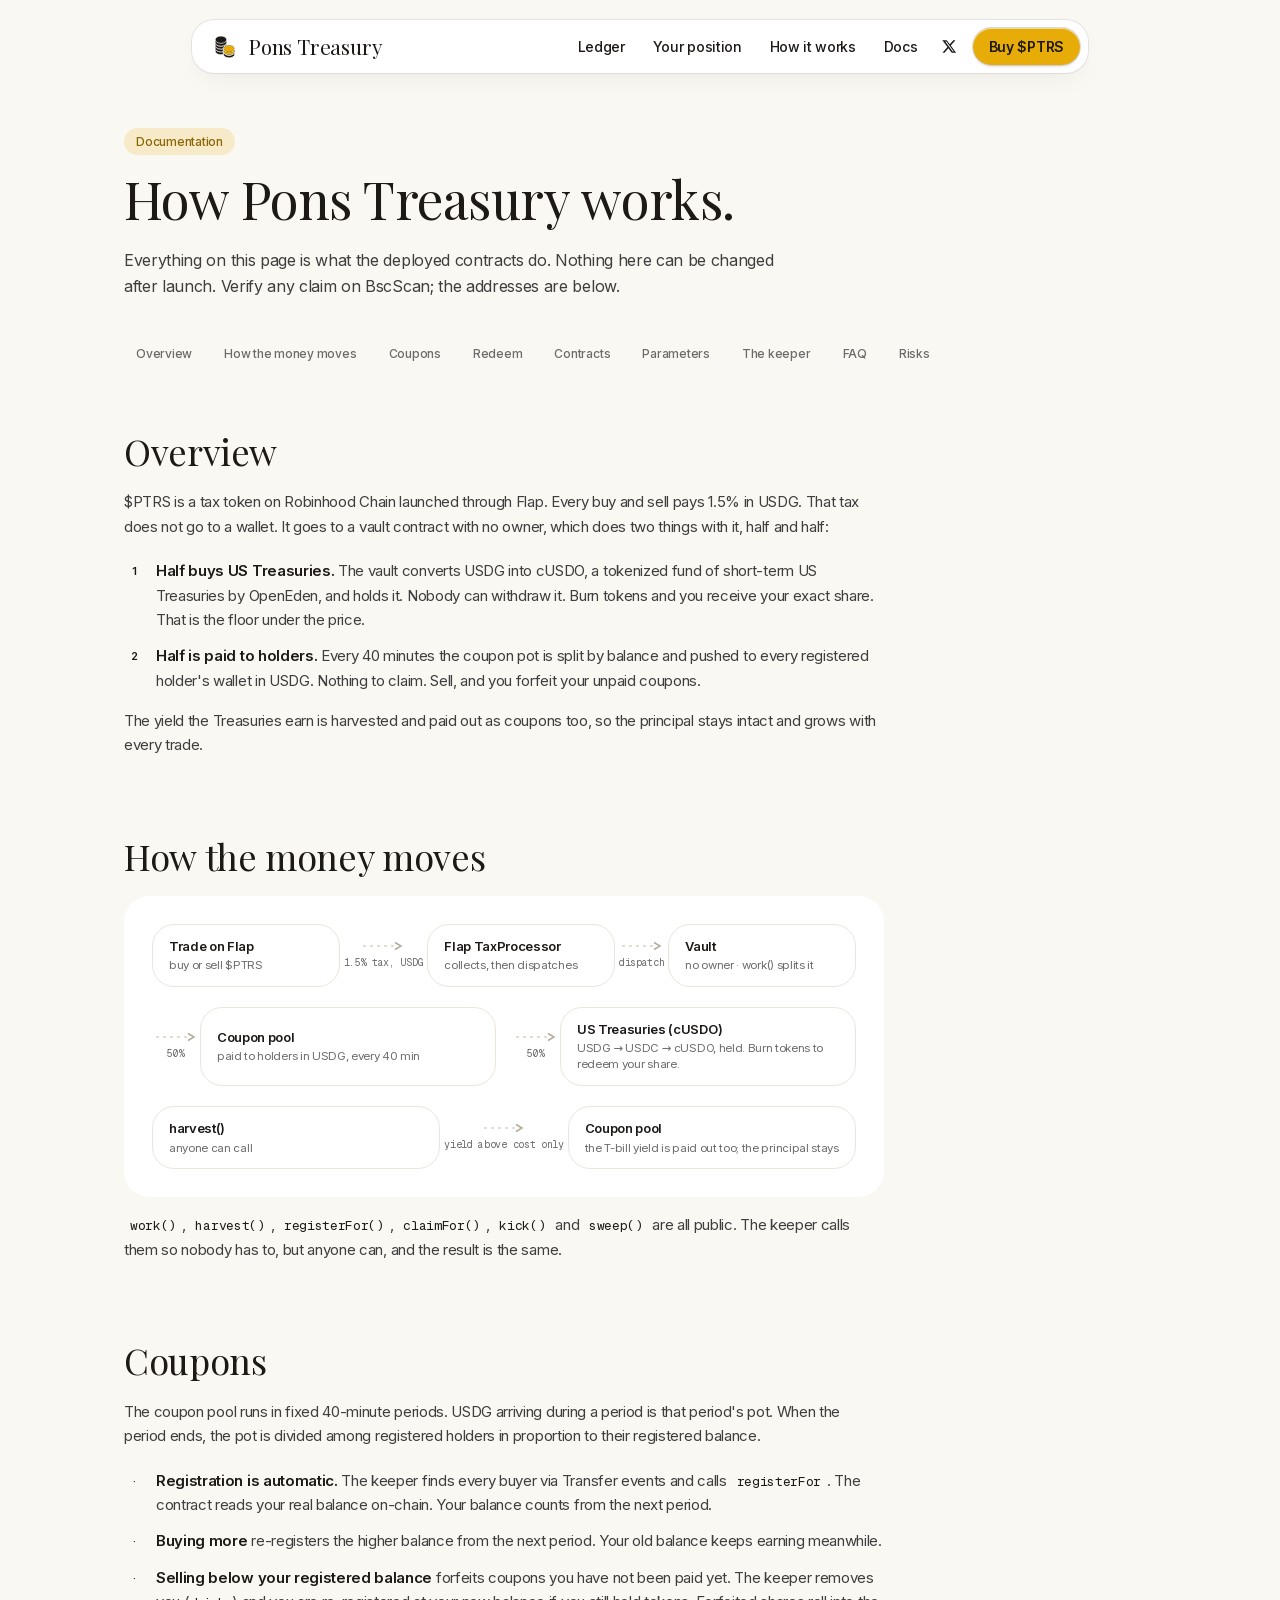
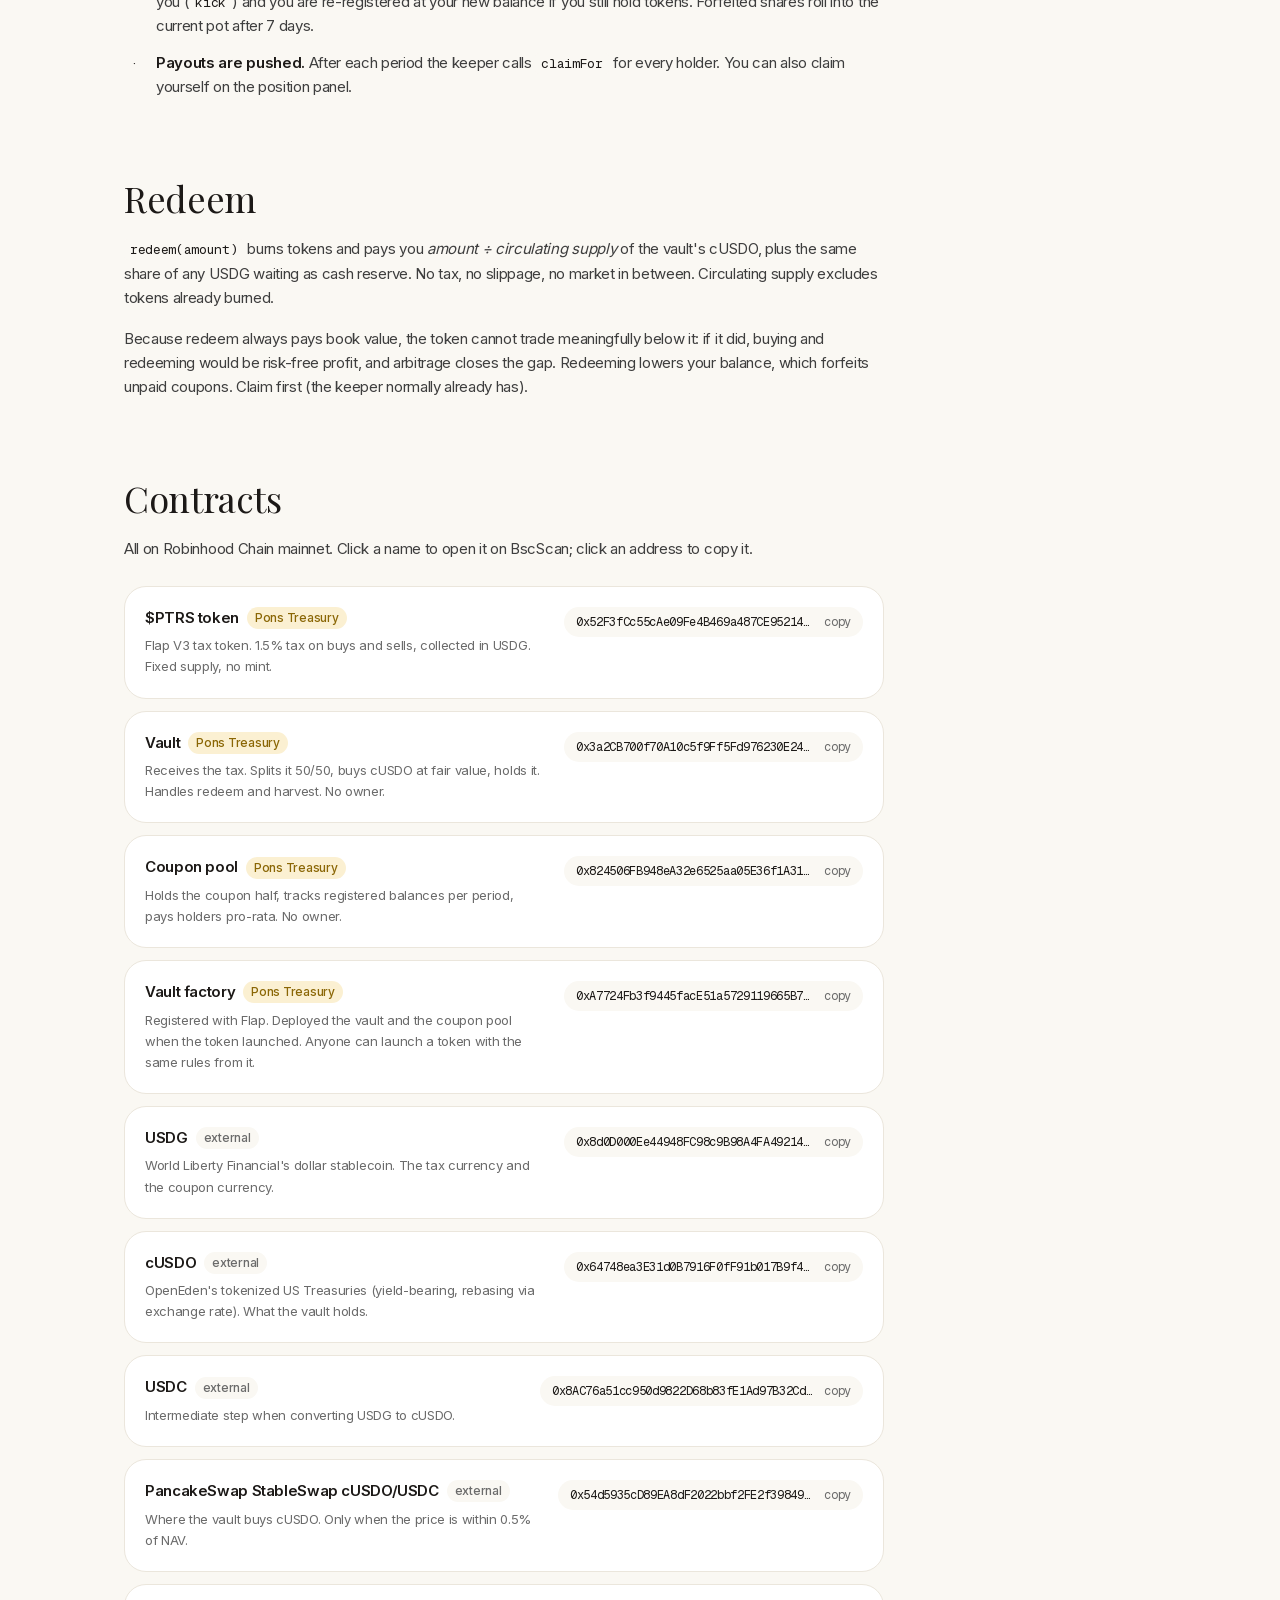
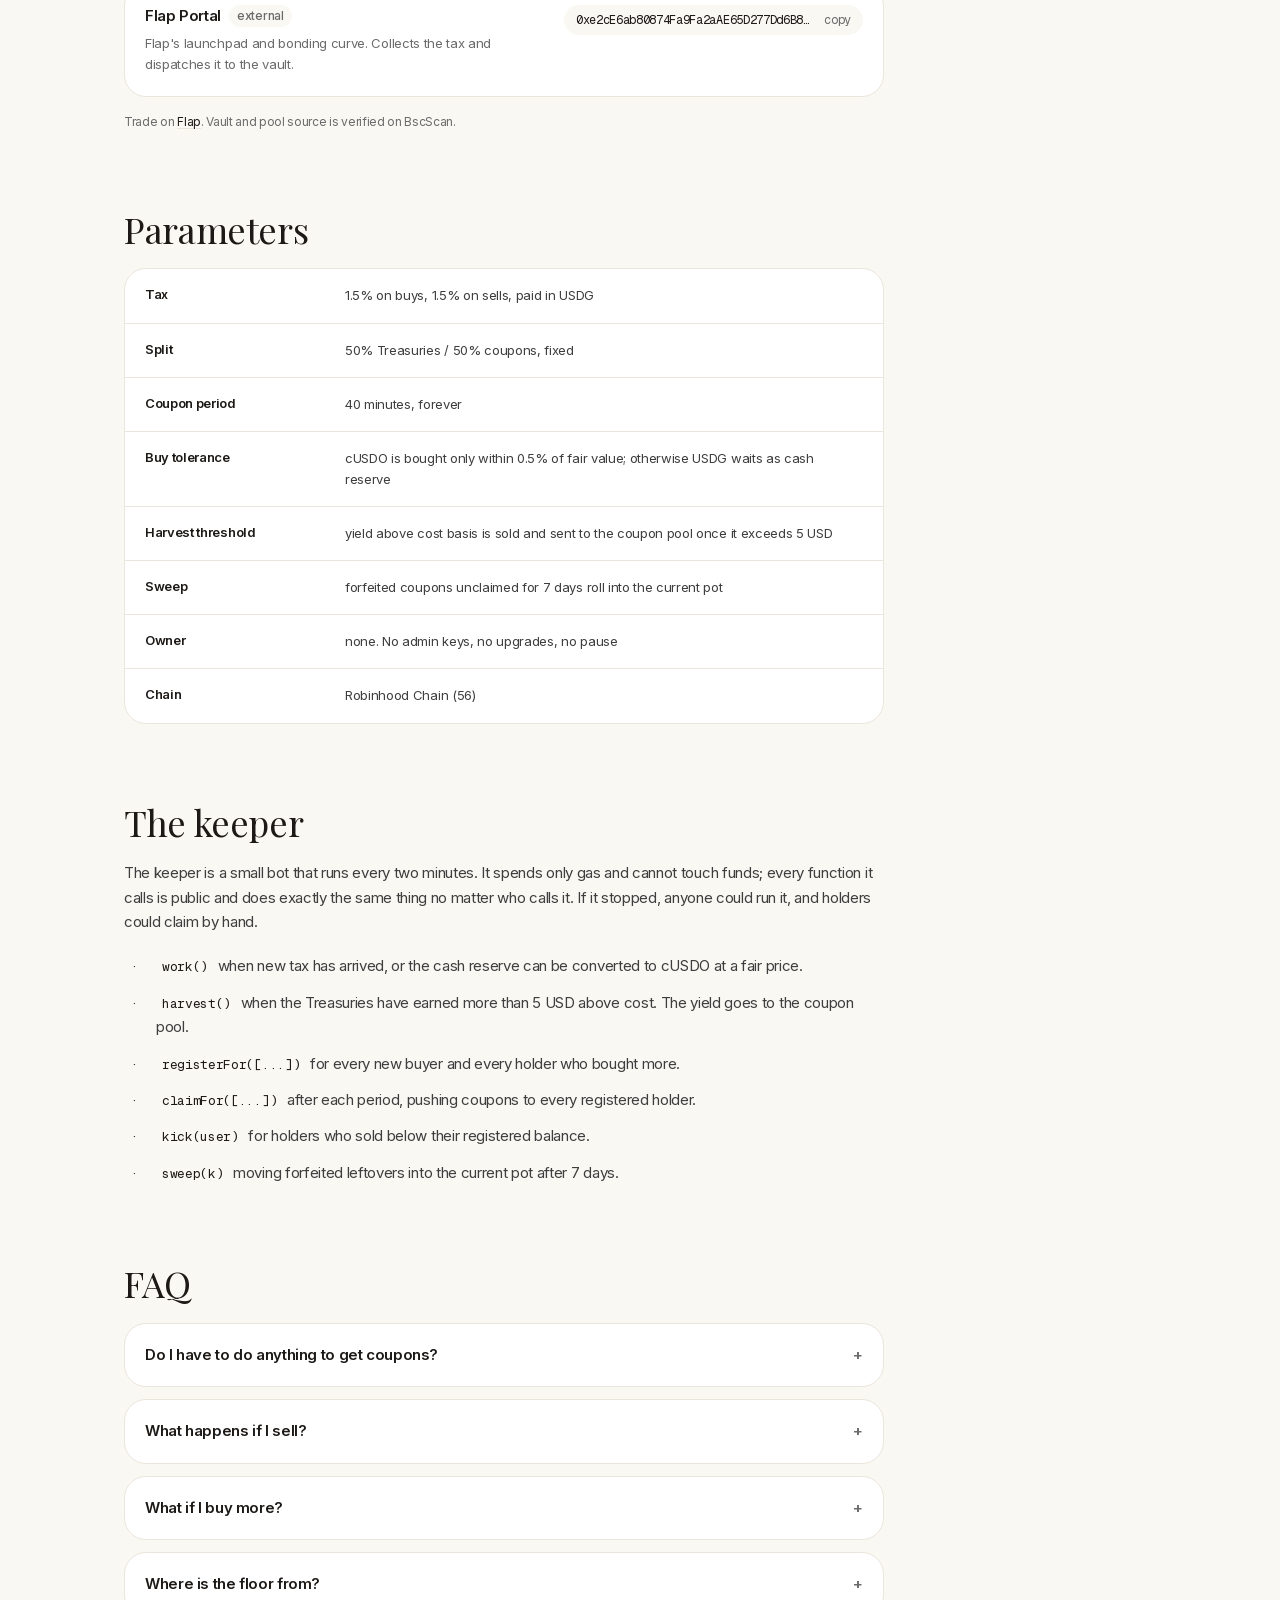
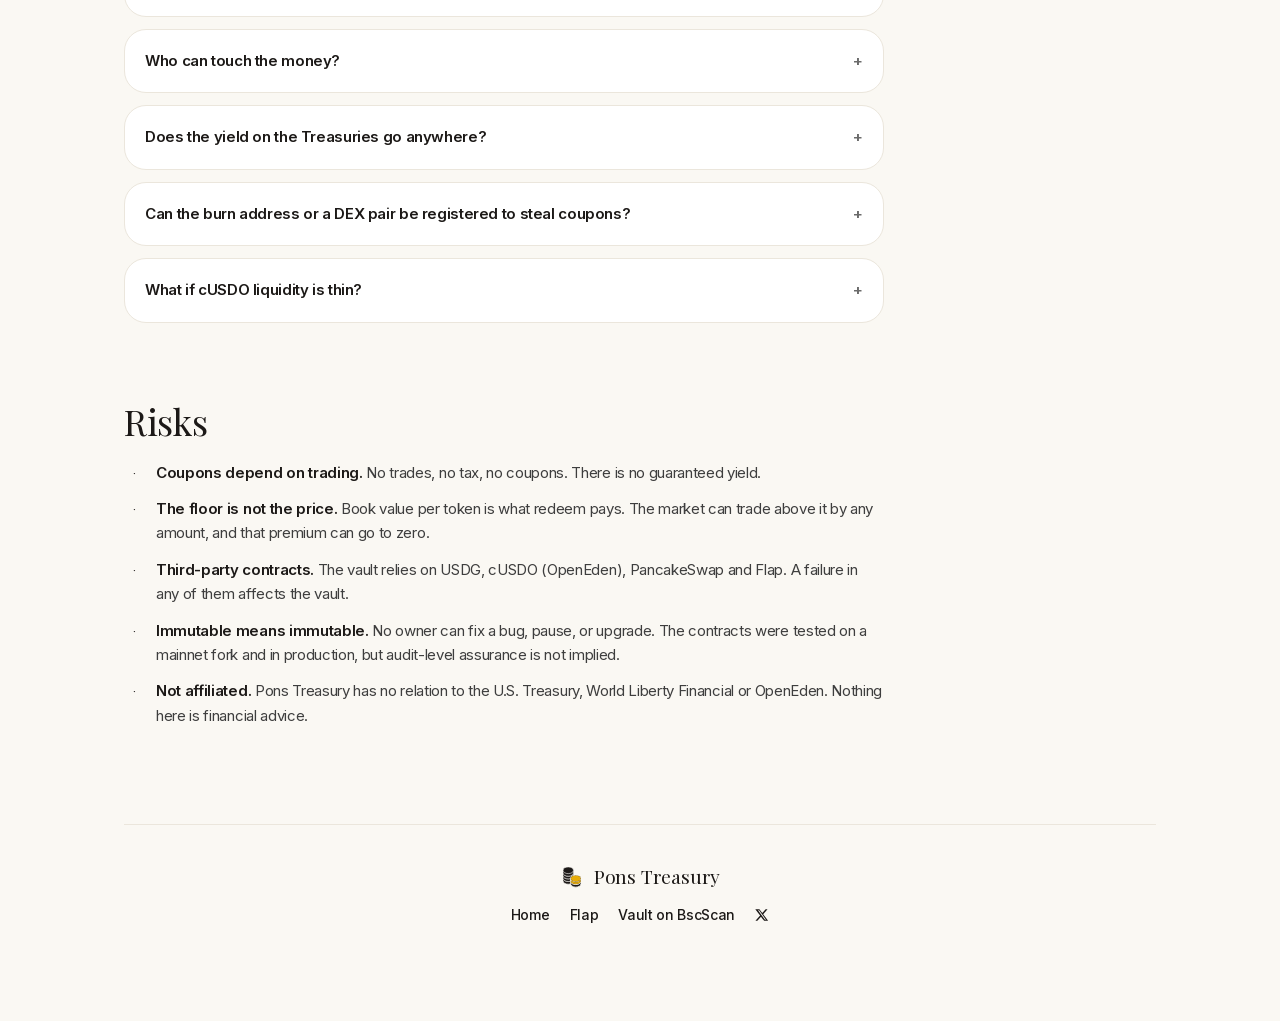
<file: docs/index.html>
<!DOCTYPE html><!--1zihQILitNNSWlpEL9hOI--><html lang="en" class="__variable_37ef13 __variable_86bf0d __variable_d7bf65"><head><meta charSet="utf-8"/><meta name="viewport" content="width=device-width, initial-scale=1"/><link rel="preload" href="/_next/static/media/2709857960ef4384-s.p.woff2" as="font" crossorigin="" type="font/woff2"/><link rel="preload" href="/_next/static/media/5c1dcbfbff27328a-s.p.woff2" as="font" crossorigin="" type="font/woff2"/><link rel="preload" href="/_next/static/media/7d4881bb7e1bf84d-s.p.woff2" as="font" crossorigin="" type="font/woff2"/><link rel="preload" href="/_next/static/media/e4af272ccee01ff0-s.p.woff2" as="font" crossorigin="" type="font/woff2"/><link rel="stylesheet" href="/_next/static/css/0ded4f771a18348a.css?dpl=dpl_14aW1YrJEC6GzRxB1dSomggWe7cq" data-precedence="next"/><link rel="preload" as="script" fetchPriority="low" href="/_next/static/chunks/webpack-d6f3662bbb443ad3.js?dpl=dpl_14aW1YrJEC6GzRxB1dSomggWe7cq"/><script src="/_next/static/chunks/4bd1b696-c023c6e3521b1417.js?dpl=dpl_14aW1YrJEC6GzRxB1dSomggWe7cq" async=""></script><script src="/_next/static/chunks/255-93b9ec04c5774136.js?dpl=dpl_14aW1YrJEC6GzRxB1dSomggWe7cq" async=""></script><script src="/_next/static/chunks/main-app-f9b5d20365cb8be2.js?dpl=dpl_14aW1YrJEC6GzRxB1dSomggWe7cq" async=""></script><script src="/_next/static/chunks/app/docs/page-9880df7b3184a8dd.js?dpl=dpl_14aW1YrJEC6GzRxB1dSomggWe7cq" async=""></script><meta name="next-size-adjust" content=""/><title>Docs · Pons Treasury</title><meta name="description" content="How $PTRS works: the tax, the 50/50 split, US Treasuries, coupons, redeem, and every contract address."/><meta property="og:title" content="Pons Treasury: a coin backed by US Treasuries"/><meta property="og:description" content="Every trade of $PTRS pays a small tax in USDG. Half buys tokenized US Treasuries that back the coin; burn to redeem your share. Half is paid to holders as a USDG coupon every 40 minutes. On Robinhood Chain, no owner."/><meta property="og:url" content="https://ponstreasury.capital"/><meta property="og:site_name" content="Pons Treasury"/><meta property="og:image" content="https://ponstreasury.capital/og.png"/><meta property="og:image:width" content="1200"/><meta property="og:image:height" content="630"/><meta property="og:image:alt" content="Pons Treasury: a coin backed by US Treasuries"/><meta property="og:type" content="website"/><meta name="twitter:card" content="summary_large_image"/><meta name="twitter:title" content="Pons Treasury: a coin backed by US Treasuries"/><meta name="twitter:description" content="Every trade of $PTRS pays a small tax in USDG. Half buys tokenized US Treasuries that back the coin; burn to redeem your share. Half is paid to holders as a USDG coupon every 40 minutes. On Robinhood Chain, no owner."/><meta name="twitter:image" content="https://ponstreasury.capital/og.png"/><link rel="icon" href="/icon.png?646793028f33bb9f" type="image/png" sizes="256x256"/><link rel="apple-touch-icon" href="/apple-icon.png?3382817257ef88e6" type="image/png" sizes="180x180"/><script src="/_next/static/chunks/polyfills-42372ed130431b0a.js?dpl=dpl_14aW1YrJEC6GzRxB1dSomggWe7cq" noModule=""></script></head><body class="min-h-screen bg-mist text-graphite"><div hidden=""><!--$--><!--/$--></div><header class="fixed inset-x-0 top-4 z-50 flex justify-center px-3 sm:top-5 sm:px-4"><nav class="nav-capsule flex w-full max-w-4xl items-center justify-between gap-3 overflow-hidden py-2 pl-4 pr-2 sm:pl-5"><a href="/" class="flex shrink-0 items-center" aria-label="Pons Treasury"><span class="flex items-center gap-2.5"><svg width="26" height="26" viewBox="0 0 64 64" aria-hidden="true"><mask id="_R_1bb_" maskUnits="userSpaceOnUse" x="0" y="0" width="64" height="64"><g transform="translate(32 32) scale(1) translate(-32 -32)"><g><path d="M8 35v7a14 9 0 0 0 28 0v-7Z" fill="#fff" stroke="#000" stroke-width="1.6" stroke-linejoin="round"></path><ellipse cx="22" cy="35" rx="14" ry="9" fill="#fff" stroke="#000" stroke-width="1.6"></ellipse></g><g><path d="M8 28v7a14 9 0 0 0 28 0v-7Z" fill="#fff" stroke="#000" stroke-width="1.6" stroke-linejoin="round"></path><ellipse cx="22" cy="28" rx="14" ry="9" fill="#fff" stroke="#000" stroke-width="1.6"></ellipse></g><g><path d="M8 21v7a14 9 0 0 0 28 0v-7Z" fill="#fff" stroke="#000" stroke-width="1.6" stroke-linejoin="round"></path><ellipse cx="22" cy="21" rx="14" ry="9" fill="#fff" stroke="#000" stroke-width="1.6"></ellipse></g><g><path d="M8 14v7a14 9 0 0 0 28 0v-7Z" fill="#fff" stroke="#000" stroke-width="1.6" stroke-linejoin="round"></path><ellipse cx="22" cy="14" rx="14" ry="9" fill="#fff" stroke="#000" stroke-width="1.6"></ellipse></g><g><path d="M28 43v7a14 9 0 0 0 28 0v-7Z" fill="#fff" stroke="#000" stroke-width="2.2" stroke-linejoin="round"></path><ellipse cx="42" cy="43" rx="14" ry="9" fill="#fff" stroke="#000" stroke-width="2.2"></ellipse></g><g><path d="M28 36v7a14 9 0 0 0 28 0v-7Z" fill="#fff" stroke="#000" stroke-width="2.2" stroke-linejoin="round"></path><ellipse cx="42" cy="36" rx="14" ry="9" fill="#fff" stroke="#000" stroke-width="2.2"></ellipse></g></g></mask><mask id="_R_1bbH1_" maskUnits="userSpaceOnUse" x="0" y="0" width="64" height="64"><g transform="translate(32 32) scale(1) translate(-32 -32)"><g><path d="M28 36v7a14 9 0 0 0 28 0v-7Z" fill="#fff" stroke="#000" stroke-width="2.2" stroke-linejoin="round"></path><ellipse cx="42" cy="36" rx="14" ry="9" fill="#fff" stroke="#000" stroke-width="2.2"></ellipse></g></g></mask><rect width="64" height="64" fill="#1C1917" mask="url(#_R_1bb_)"></rect><rect width="64" height="64" fill="#E7AC08" mask="url(#_R_1bbH1_)"></rect></svg><span class="display whitespace-nowrap" style="font-size:20.8px;line-height:1;color:#1C1917">Pons Treasury</span></span></a><div class="flex shrink-0 items-center gap-0.5 sm:gap-1"><a href="/#ledger" class="hidden rounded-full px-3 py-1.5 text-sm font-medium whitespace-nowrap text-ink transition-opacity hover:opacity-60 sm:block">Ledger</a><a href="/#position" class="hidden rounded-full px-3 py-1.5 text-sm font-medium whitespace-nowrap text-ink transition-opacity hover:opacity-60 sm:block">Your position</a><a href="/#how" class="hidden rounded-full px-3 py-1.5 text-sm font-medium whitespace-nowrap text-ink transition-opacity hover:opacity-60 md:block">How it works</a><a href="/docs" class="rounded-full px-3 py-1.5 text-sm font-medium whitespace-nowrap text-ink transition-opacity hover:opacity-60">Docs</a><a href="https://x.com/ponstreasurybsc" target="_blank" rel="noopener noreferrer" aria-label="Pons Treasury on X" class="rounded-full p-2 text-ink transition-opacity hover:opacity-60"><svg viewBox="0 0 24 24" fill="currentColor" class="h-[15px] w-[15px]" aria-hidden="true"><path d="M18.244 2H21.5l-7.5 8.57L22.5 22h-6.9l-5.4-7.06L4.03 22H.77l8.02-9.17L.5 2h7.07l4.88 6.45L18.24 2Zm-1.21 18h1.8L7.05 3.9H5.12L17.03 20Z"></path></svg></a><a href="https://ponsfamily.com" target="_blank" rel="noopener noreferrer" class="btn-gold ml-1 shrink-0 px-4 py-2 whitespace-nowrap"><span class="sm:hidden">Buy</span><span class="hidden sm:inline">Buy $PTRS</span></a></div></nav></header><main><div class="mx-auto w-full max-w-[1080px] px-6 pb-24 pt-32"><header class="max-w-[680px]"><span class="badge-gold px-3 py-1.5">Documentation</span><h1 class="display mt-5 text-4xl sm:text-[52px]">How <!-- -->Pons Treasury<!-- --> works.</h1><p class="mt-5 text-base leading-relaxed text-graphite">Everything on this page is what the deployed contracts do. Nothing here can be changed after launch. Verify any claim on BscScan; the addresses are below.</p></header><nav class="mt-10 flex flex-wrap gap-2"><a href="#overview" class="badge px-3 py-1.5 transition-colors hover:bg-line">Overview</a><a href="#flow" class="badge px-3 py-1.5 transition-colors hover:bg-line">How the money moves</a><a href="#coupons" class="badge px-3 py-1.5 transition-colors hover:bg-line">Coupons</a><a href="#redeem" class="badge px-3 py-1.5 transition-colors hover:bg-line">Redeem</a><a href="#contracts" class="badge px-3 py-1.5 transition-colors hover:bg-line">Contracts</a><a href="#parameters" class="badge px-3 py-1.5 transition-colors hover:bg-line">Parameters</a><a href="#keeper" class="badge px-3 py-1.5 transition-colors hover:bg-line">The keeper</a><a href="#faq" class="badge px-3 py-1.5 transition-colors hover:bg-line">FAQ</a><a href="#risks" class="badge px-3 py-1.5 transition-colors hover:bg-line">Risks</a></nav><div class="mt-16 flex flex-col gap-20"><section id="overview" class="scroll-mt-28"><h2 class="display text-3xl sm:text-[36px]">Overview</h2><div class="mt-5 max-w-[760px]"><p class="mt-4 text-[15px] leading-relaxed text-graphite first:mt-0 [&amp;_code]:mono [&amp;_code]:rounded [&amp;_code]:bg-mist [&amp;_code]:px-1.5 [&amp;_code]:py-0.5 [&amp;_code]:text-[13px] [&amp;_code]:text-ink">$<!-- -->PTRS<!-- --> is a tax token on Robinhood Chain launched through Flap. Every buy and sell pays 1.5% in USDG. That tax does not go to a wallet. It goes to a vault contract with no owner, which does two things with it, half and half:</p><ol class="mt-5 flex flex-col gap-3"><li class="flex gap-3 text-[15px] leading-relaxed text-graphite [&amp;_code]:mono [&amp;_code]:rounded [&amp;_code]:bg-mist [&amp;_code]:px-1.5 [&amp;_code]:py-0.5 [&amp;_code]:text-[13px] [&amp;_code]:text-ink [&amp;_b]:text-ink"><span class="mt-[3px] flex h-5 w-5 shrink-0 items-center justify-center rounded-full bg-mist text-[11px] font-semibold text-ink">1</span><span><b>Half buys US Treasuries.</b> The vault converts USDG into cUSDO, a tokenized fund of short-term US Treasuries by OpenEden, and holds it. Nobody can withdraw it. Burn tokens and you receive your exact share. That is the floor under the price.</span></li><li class="flex gap-3 text-[15px] leading-relaxed text-graphite [&amp;_code]:mono [&amp;_code]:rounded [&amp;_code]:bg-mist [&amp;_code]:px-1.5 [&amp;_code]:py-0.5 [&amp;_code]:text-[13px] [&amp;_code]:text-ink [&amp;_b]:text-ink"><span class="mt-[3px] flex h-5 w-5 shrink-0 items-center justify-center rounded-full bg-mist text-[11px] font-semibold text-ink">2</span><span><b>Half is paid to holders.</b> Every 40 minutes the coupon pot is split by balance and pushed to every registered holder&#x27;s wallet in USDG. Nothing to claim. Sell, and you forfeit your unpaid coupons.</span></li></ol><p class="mt-4 text-[15px] leading-relaxed text-graphite first:mt-0 [&amp;_code]:mono [&amp;_code]:rounded [&amp;_code]:bg-mist [&amp;_code]:px-1.5 [&amp;_code]:py-0.5 [&amp;_code]:text-[13px] [&amp;_code]:text-ink">The yield the Treasuries earn is harvested and paid out as coupons too, so the principal stays intact and grows with every trade.</p></div></section><section id="flow" class="scroll-mt-28"><h2 class="display text-3xl sm:text-[36px]">How the money moves</h2><div class="mt-5 max-w-[760px]"><div class="card flex flex-col gap-5 p-5 sm:p-7"><div class="grid grid-cols-1 items-stretch sm:grid-cols-[1fr_auto_1fr_auto_1fr]"><div class="card-line flex min-w-0 flex-col justify-center px-4 py-3 "><p class="text-[13px] font-semibold tracking-tight text-ink">Trade on Flap</p><p class="mt-0.5 text-[11.5px] leading-snug text-smoke">buy or sell $PTRS</p></div><div class="flex items-center justify-center gap-2 px-1 py-1.5 sm:flex-col sm:gap-1 sm:py-0"><svg width="40" height="10" viewBox="0 0 40 10" fill="none" aria-hidden="true" class="hidden sm:block"><path d="M0 5h34" stroke="#d9d3c6" stroke-width="1.5" stroke-dasharray="3 4"></path><path d="M32 1.5 38 5l-6 3.5" stroke="#b3ac9d" stroke-width="1.5"></path></svg><svg width="10" height="26" viewBox="0 0 10 26" fill="none" aria-hidden="true" class="sm:hidden"><path d="M5 0v20" stroke="#d9d3c6" stroke-width="1.5" stroke-dasharray="3 4"></path><path d="M1.5 18 5 24l3.5-6" stroke="#b3ac9d" stroke-width="1.5"></path></svg><span class="mono whitespace-nowrap text-[10px] text-smoke">1.5% tax, USDG</span></div><div class="card-line flex min-w-0 flex-col justify-center px-4 py-3 "><p class="text-[13px] font-semibold tracking-tight text-ink">Flap TaxProcessor</p><p class="mt-0.5 text-[11.5px] leading-snug text-smoke">collects, then dispatches</p></div><div class="flex items-center justify-center gap-2 px-1 py-1.5 sm:flex-col sm:gap-1 sm:py-0"><svg width="40" height="10" viewBox="0 0 40 10" fill="none" aria-hidden="true" class="hidden sm:block"><path d="M0 5h34" stroke="#d9d3c6" stroke-width="1.5" stroke-dasharray="3 4"></path><path d="M32 1.5 38 5l-6 3.5" stroke="#b3ac9d" stroke-width="1.5"></path></svg><svg width="10" height="26" viewBox="0 0 10 26" fill="none" aria-hidden="true" class="sm:hidden"><path d="M5 0v20" stroke="#d9d3c6" stroke-width="1.5" stroke-dasharray="3 4"></path><path d="M1.5 18 5 24l3.5-6" stroke="#b3ac9d" stroke-width="1.5"></path></svg><span class="mono whitespace-nowrap text-[10px] text-smoke">dispatch</span></div><div class="card-line flex min-w-0 flex-col justify-center px-4 py-3 border-gold/40 bg-[rgba(231,172,8,0.08)]"><p class="text-[13px] font-semibold tracking-tight text-ink">Vault</p><p class="mt-0.5 text-[11.5px] leading-snug text-smoke">no owner · work() splits it</p></div></div><div class="grid grid-cols-1 gap-3 sm:grid-cols-2 sm:gap-4"><div class="grid grid-cols-1 items-stretch sm:grid-cols-[auto_1fr]"><div class="flex items-center justify-center gap-2 px-1 py-1.5 sm:flex-col sm:gap-1 sm:py-0"><svg width="40" height="10" viewBox="0 0 40 10" fill="none" aria-hidden="true" class="hidden sm:block"><path d="M0 5h34" stroke="#d9d3c6" stroke-width="1.5" stroke-dasharray="3 4"></path><path d="M32 1.5 38 5l-6 3.5" stroke="#b3ac9d" stroke-width="1.5"></path></svg><svg width="10" height="26" viewBox="0 0 10 26" fill="none" aria-hidden="true" class="sm:hidden"><path d="M5 0v20" stroke="#d9d3c6" stroke-width="1.5" stroke-dasharray="3 4"></path><path d="M1.5 18 5 24l3.5-6" stroke="#b3ac9d" stroke-width="1.5"></path></svg><span class="mono whitespace-nowrap text-[10px] text-smoke">50%</span></div><div class="card-line flex min-w-0 flex-col justify-center px-4 py-3 "><p class="text-[13px] font-semibold tracking-tight text-ink">Coupon pool</p><p class="mt-0.5 text-[11.5px] leading-snug text-smoke">paid to holders in USDG, every 40 min</p></div></div><div class="grid grid-cols-1 items-stretch sm:grid-cols-[auto_1fr]"><div class="flex items-center justify-center gap-2 px-1 py-1.5 sm:flex-col sm:gap-1 sm:py-0"><svg width="40" height="10" viewBox="0 0 40 10" fill="none" aria-hidden="true" class="hidden sm:block"><path d="M0 5h34" stroke="#d9d3c6" stroke-width="1.5" stroke-dasharray="3 4"></path><path d="M32 1.5 38 5l-6 3.5" stroke="#b3ac9d" stroke-width="1.5"></path></svg><svg width="10" height="26" viewBox="0 0 10 26" fill="none" aria-hidden="true" class="sm:hidden"><path d="M5 0v20" stroke="#d9d3c6" stroke-width="1.5" stroke-dasharray="3 4"></path><path d="M1.5 18 5 24l3.5-6" stroke="#b3ac9d" stroke-width="1.5"></path></svg><span class="mono whitespace-nowrap text-[10px] text-smoke">50%</span></div><div class="card-line flex min-w-0 flex-col justify-center px-4 py-3 "><p class="text-[13px] font-semibold tracking-tight text-ink">US Treasuries (cUSDO)</p><p class="mt-0.5 text-[11.5px] leading-snug text-smoke">USDG → USDC → cUSDO, held. Burn tokens to redeem your share.</p></div></div></div><div class="grid grid-cols-1 items-stretch sm:grid-cols-[1fr_auto_1fr]"><div class="card-line flex min-w-0 flex-col justify-center px-4 py-3 "><p class="text-[13px] font-semibold tracking-tight text-ink">harvest()</p><p class="mt-0.5 text-[11.5px] leading-snug text-smoke">anyone can call</p></div><div class="flex items-center justify-center gap-2 px-1 py-1.5 sm:flex-col sm:gap-1 sm:py-0"><svg width="40" height="10" viewBox="0 0 40 10" fill="none" aria-hidden="true" class="hidden sm:block"><path d="M0 5h34" stroke="#d9d3c6" stroke-width="1.5" stroke-dasharray="3 4"></path><path d="M32 1.5 38 5l-6 3.5" stroke="#b3ac9d" stroke-width="1.5"></path></svg><svg width="10" height="26" viewBox="0 0 10 26" fill="none" aria-hidden="true" class="sm:hidden"><path d="M5 0v20" stroke="#d9d3c6" stroke-width="1.5" stroke-dasharray="3 4"></path><path d="M1.5 18 5 24l3.5-6" stroke="#b3ac9d" stroke-width="1.5"></path></svg><span class="mono whitespace-nowrap text-[10px] text-smoke">yield above cost only</span></div><div class="card-line flex min-w-0 flex-col justify-center px-4 py-3 "><p class="text-[13px] font-semibold tracking-tight text-ink">Coupon pool</p><p class="mt-0.5 text-[11.5px] leading-snug text-smoke">the T-bill yield is paid out too; the principal stays</p></div></div></div><p class="mt-4 text-[15px] leading-relaxed text-graphite first:mt-0 [&amp;_code]:mono [&amp;_code]:rounded [&amp;_code]:bg-mist [&amp;_code]:px-1.5 [&amp;_code]:py-0.5 [&amp;_code]:text-[13px] [&amp;_code]:text-ink"><code>work()</code>, <code>harvest()</code>, <code>registerFor()</code>, <code>claimFor()</code>, <code>kick()</code> and<!-- --> <code>sweep()</code> are all public. The keeper calls them so nobody has to, but anyone can, and the result is the same.</p></div></section><section id="coupons" class="scroll-mt-28"><h2 class="display text-3xl sm:text-[36px]">Coupons</h2><div class="mt-5 max-w-[760px]"><p class="mt-4 text-[15px] leading-relaxed text-graphite first:mt-0 [&amp;_code]:mono [&amp;_code]:rounded [&amp;_code]:bg-mist [&amp;_code]:px-1.5 [&amp;_code]:py-0.5 [&amp;_code]:text-[13px] [&amp;_code]:text-ink">The coupon pool runs in fixed 40-minute periods. USDG arriving during a period is that period&#x27;s pot. When the period ends, the pot is divided among registered holders in proportion to their registered balance.</p><ul class="mt-5 flex flex-col gap-3"><li class="flex gap-3 text-[15px] leading-relaxed text-graphite [&amp;_code]:mono [&amp;_code]:rounded [&amp;_code]:bg-mist [&amp;_code]:px-1.5 [&amp;_code]:py-0.5 [&amp;_code]:text-[13px] [&amp;_code]:text-ink [&amp;_b]:text-ink"><span class="mt-[3px] flex h-5 w-5 shrink-0 items-center justify-center rounded-full bg-mist text-[11px] font-semibold text-ink">·</span><span><b>Registration is automatic.</b> The keeper finds every buyer via Transfer events and calls <code>registerFor</code>. The contract reads your real balance on-chain. Your balance counts from the next period.</span></li><li class="flex gap-3 text-[15px] leading-relaxed text-graphite [&amp;_code]:mono [&amp;_code]:rounded [&amp;_code]:bg-mist [&amp;_code]:px-1.5 [&amp;_code]:py-0.5 [&amp;_code]:text-[13px] [&amp;_code]:text-ink [&amp;_b]:text-ink"><span class="mt-[3px] flex h-5 w-5 shrink-0 items-center justify-center rounded-full bg-mist text-[11px] font-semibold text-ink">·</span><span><b>Buying more</b> re-registers the higher balance from the next period. Your old balance keeps earning meanwhile.</span></li><li class="flex gap-3 text-[15px] leading-relaxed text-graphite [&amp;_code]:mono [&amp;_code]:rounded [&amp;_code]:bg-mist [&amp;_code]:px-1.5 [&amp;_code]:py-0.5 [&amp;_code]:text-[13px] [&amp;_code]:text-ink [&amp;_b]:text-ink"><span class="mt-[3px] flex h-5 w-5 shrink-0 items-center justify-center rounded-full bg-mist text-[11px] font-semibold text-ink">·</span><span><b>Selling below your registered balance</b> forfeits coupons you have not been paid yet. The keeper removes you (<code>kick</code>) and you are re-registered at your new balance if you still hold tokens. Forfeited shares roll into the current pot after 7 days.</span></li><li class="flex gap-3 text-[15px] leading-relaxed text-graphite [&amp;_code]:mono [&amp;_code]:rounded [&amp;_code]:bg-mist [&amp;_code]:px-1.5 [&amp;_code]:py-0.5 [&amp;_code]:text-[13px] [&amp;_code]:text-ink [&amp;_b]:text-ink"><span class="mt-[3px] flex h-5 w-5 shrink-0 items-center justify-center rounded-full bg-mist text-[11px] font-semibold text-ink">·</span><span><b>Payouts are pushed.</b> After each period the keeper calls <code>claimFor</code> for every holder. You can also claim yourself on the <a href="/#position">position panel</a>.</span></li></ul></div></section><section id="redeem" class="scroll-mt-28"><h2 class="display text-3xl sm:text-[36px]">Redeem</h2><div class="mt-5 max-w-[760px]"><p class="mt-4 text-[15px] leading-relaxed text-graphite first:mt-0 [&amp;_code]:mono [&amp;_code]:rounded [&amp;_code]:bg-mist [&amp;_code]:px-1.5 [&amp;_code]:py-0.5 [&amp;_code]:text-[13px] [&amp;_code]:text-ink"><code>redeem(amount)</code> burns tokens and pays you <i>amount ÷ circulating supply</i> of the vault&#x27;s cUSDO, plus the same share of any USDG waiting as cash reserve. No tax, no slippage, no market in between. Circulating supply excludes tokens already burned.</p><p class="mt-4 text-[15px] leading-relaxed text-graphite first:mt-0 [&amp;_code]:mono [&amp;_code]:rounded [&amp;_code]:bg-mist [&amp;_code]:px-1.5 [&amp;_code]:py-0.5 [&amp;_code]:text-[13px] [&amp;_code]:text-ink">Because redeem always pays book value, the token cannot trade meaningfully below it: if it did, buying and redeeming would be risk-free profit, and arbitrage closes the gap. Redeeming lowers your balance, which forfeits unpaid coupons. Claim first (the keeper normally already has).</p></div></section><section id="contracts" class="scroll-mt-28"><h2 class="display text-3xl sm:text-[36px]">Contracts</h2><div class="mt-5 max-w-[760px]"><p class="mt-4 text-[15px] leading-relaxed text-graphite first:mt-0 [&amp;_code]:mono [&amp;_code]:rounded [&amp;_code]:bg-mist [&amp;_code]:px-1.5 [&amp;_code]:py-0.5 [&amp;_code]:text-[13px] [&amp;_code]:text-ink">All on Robinhood Chain mainnet. Click a name to open it on BscScan; click an address to copy it.</p><div class="mt-6 flex flex-col gap-3"><div class="card-line flex flex-col gap-3 p-5 sm:flex-row sm:items-start sm:justify-between sm:gap-6"><div class="min-w-0 sm:max-w-[55%]"><div class="flex flex-wrap items-center gap-2"><a href="https://bscscan.com/address/0x52F3fCc55cAe09Fe4B469a487CE95214d03a7777" target="_blank" rel="noopener noreferrer" class="text-[15px] font-semibold tracking-tight text-ink hover:opacity-60">$PTRS token</a><span class="badge-gold px-2 py-0.5 text-[10px]">Pons Treasury</span></div><p class="mt-1.5 text-[13px] leading-relaxed text-smoke">Flap V3 tax token. 1.5% tax on buys and sells, collected in USDG. Fixed supply, no mint.</p></div><div class="min-w-0 sm:max-w-[45%]"><button type="button" class="mono inline-flex max-w-full items-center gap-2 rounded-full bg-mist px-3 py-1.5 text-[12px] text-ink transition-colors hover:bg-line" title="Copy address"><span class="truncate">0x52F3fCc55cAe09Fe4B469a487CE95214d03a7777</span><span class="shrink-0 text-smoke">copy</span></button></div></div><div class="card-line flex flex-col gap-3 p-5 sm:flex-row sm:items-start sm:justify-between sm:gap-6"><div class="min-w-0 sm:max-w-[55%]"><div class="flex flex-wrap items-center gap-2"><a href="https://bscscan.com/address/0x3a2CB700f70A10c5f9Ff5Fd976230E2477d640C1" target="_blank" rel="noopener noreferrer" class="text-[15px] font-semibold tracking-tight text-ink hover:opacity-60">Vault</a><span class="badge-gold px-2 py-0.5 text-[10px]">Pons Treasury</span></div><p class="mt-1.5 text-[13px] leading-relaxed text-smoke">Receives the tax. Splits it 50/50, buys cUSDO at fair value, holds it. Handles redeem and harvest. No owner.</p></div><div class="min-w-0 sm:max-w-[45%]"><button type="button" class="mono inline-flex max-w-full items-center gap-2 rounded-full bg-mist px-3 py-1.5 text-[12px] text-ink transition-colors hover:bg-line" title="Copy address"><span class="truncate">0x3a2CB700f70A10c5f9Ff5Fd976230E2477d640C1</span><span class="shrink-0 text-smoke">copy</span></button></div></div><div class="card-line flex flex-col gap-3 p-5 sm:flex-row sm:items-start sm:justify-between sm:gap-6"><div class="min-w-0 sm:max-w-[55%]"><div class="flex flex-wrap items-center gap-2"><a href="https://bscscan.com/address/0x824506FB948eA32e6525aa05E36f1A31c71C5437" target="_blank" rel="noopener noreferrer" class="text-[15px] font-semibold tracking-tight text-ink hover:opacity-60">Coupon pool</a><span class="badge-gold px-2 py-0.5 text-[10px]">Pons Treasury</span></div><p class="mt-1.5 text-[13px] leading-relaxed text-smoke">Holds the coupon half, tracks registered balances per period, pays holders pro-rata. No owner.</p></div><div class="min-w-0 sm:max-w-[45%]"><button type="button" class="mono inline-flex max-w-full items-center gap-2 rounded-full bg-mist px-3 py-1.5 text-[12px] text-ink transition-colors hover:bg-line" title="Copy address"><span class="truncate">0x824506FB948eA32e6525aa05E36f1A31c71C5437</span><span class="shrink-0 text-smoke">copy</span></button></div></div><div class="card-line flex flex-col gap-3 p-5 sm:flex-row sm:items-start sm:justify-between sm:gap-6"><div class="min-w-0 sm:max-w-[55%]"><div class="flex flex-wrap items-center gap-2"><a href="https://bscscan.com/address/0xA7724Fb3f9445facE51a5729119665B771f52fEc" target="_blank" rel="noopener noreferrer" class="text-[15px] font-semibold tracking-tight text-ink hover:opacity-60">Vault factory</a><span class="badge-gold px-2 py-0.5 text-[10px]">Pons Treasury</span></div><p class="mt-1.5 text-[13px] leading-relaxed text-smoke">Registered with Flap. Deployed the vault and the coupon pool when the token launched. Anyone can launch a token with the same rules from it.</p></div><div class="min-w-0 sm:max-w-[45%]"><button type="button" class="mono inline-flex max-w-full items-center gap-2 rounded-full bg-mist px-3 py-1.5 text-[12px] text-ink transition-colors hover:bg-line" title="Copy address"><span class="truncate">0xA7724Fb3f9445facE51a5729119665B771f52fEc</span><span class="shrink-0 text-smoke">copy</span></button></div></div><div class="card-line flex flex-col gap-3 p-5 sm:flex-row sm:items-start sm:justify-between sm:gap-6"><div class="min-w-0 sm:max-w-[55%]"><div class="flex flex-wrap items-center gap-2"><a href="https://bscscan.com/address/0x8d0D000Ee44948FC98c9B98A4FA4921476f08B0d" target="_blank" rel="noopener noreferrer" class="text-[15px] font-semibold tracking-tight text-ink hover:opacity-60">USDG</a><span class="badge px-2 py-0.5 text-[10px]">external</span></div><p class="mt-1.5 text-[13px] leading-relaxed text-smoke">World Liberty Financial&#x27;s dollar stablecoin. The tax currency and the coupon currency.</p></div><div class="min-w-0 sm:max-w-[45%]"><button type="button" class="mono inline-flex max-w-full items-center gap-2 rounded-full bg-mist px-3 py-1.5 text-[12px] text-ink transition-colors hover:bg-line" title="Copy address"><span class="truncate">0x8d0D000Ee44948FC98c9B98A4FA4921476f08B0d</span><span class="shrink-0 text-smoke">copy</span></button></div></div><div class="card-line flex flex-col gap-3 p-5 sm:flex-row sm:items-start sm:justify-between sm:gap-6"><div class="min-w-0 sm:max-w-[55%]"><div class="flex flex-wrap items-center gap-2"><a href="https://bscscan.com/address/0x64748ea3E31d0B7916F0fF91b017B9f404DED8eF" target="_blank" rel="noopener noreferrer" class="text-[15px] font-semibold tracking-tight text-ink hover:opacity-60">cUSDO</a><span class="badge px-2 py-0.5 text-[10px]">external</span></div><p class="mt-1.5 text-[13px] leading-relaxed text-smoke">OpenEden&#x27;s tokenized US Treasuries (yield-bearing, rebasing via exchange rate). What the vault holds.</p></div><div class="min-w-0 sm:max-w-[45%]"><button type="button" class="mono inline-flex max-w-full items-center gap-2 rounded-full bg-mist px-3 py-1.5 text-[12px] text-ink transition-colors hover:bg-line" title="Copy address"><span class="truncate">0x64748ea3E31d0B7916F0fF91b017B9f404DED8eF</span><span class="shrink-0 text-smoke">copy</span></button></div></div><div class="card-line flex flex-col gap-3 p-5 sm:flex-row sm:items-start sm:justify-between sm:gap-6"><div class="min-w-0 sm:max-w-[55%]"><div class="flex flex-wrap items-center gap-2"><a href="https://bscscan.com/address/0x8AC76a51cc950d9822D68b83fE1Ad97B32Cd580d" target="_blank" rel="noopener noreferrer" class="text-[15px] font-semibold tracking-tight text-ink hover:opacity-60">USDC</a><span class="badge px-2 py-0.5 text-[10px]">external</span></div><p class="mt-1.5 text-[13px] leading-relaxed text-smoke">Intermediate step when converting USDG to cUSDO.</p></div><div class="min-w-0 sm:max-w-[45%]"><button type="button" class="mono inline-flex max-w-full items-center gap-2 rounded-full bg-mist px-3 py-1.5 text-[12px] text-ink transition-colors hover:bg-line" title="Copy address"><span class="truncate">0x8AC76a51cc950d9822D68b83fE1Ad97B32Cd580d</span><span class="shrink-0 text-smoke">copy</span></button></div></div><div class="card-line flex flex-col gap-3 p-5 sm:flex-row sm:items-start sm:justify-between sm:gap-6"><div class="min-w-0 sm:max-w-[55%]"><div class="flex flex-wrap items-center gap-2"><a href="https://bscscan.com/address/0x54d5935cD89EA8dF2022bbf2FE2f398490b47f67" target="_blank" rel="noopener noreferrer" class="text-[15px] font-semibold tracking-tight text-ink hover:opacity-60">PancakeSwap StableSwap cUSDO/USDC</a><span class="badge px-2 py-0.5 text-[10px]">external</span></div><p class="mt-1.5 text-[13px] leading-relaxed text-smoke">Where the vault buys cUSDO. Only when the price is within 0.5% of NAV.</p></div><div class="min-w-0 sm:max-w-[45%]"><button type="button" class="mono inline-flex max-w-full items-center gap-2 rounded-full bg-mist px-3 py-1.5 text-[12px] text-ink transition-colors hover:bg-line" title="Copy address"><span class="truncate">0x54d5935cD89EA8dF2022bbf2FE2f398490b47f67</span><span class="shrink-0 text-smoke">copy</span></button></div></div><div class="card-line flex flex-col gap-3 p-5 sm:flex-row sm:items-start sm:justify-between sm:gap-6"><div class="min-w-0 sm:max-w-[55%]"><div class="flex flex-wrap items-center gap-2"><a href="https://bscscan.com/address/0xe2cE6ab80874Fa9Fa2aAE65D277Dd6B8e65C9De0" target="_blank" rel="noopener noreferrer" class="text-[15px] font-semibold tracking-tight text-ink hover:opacity-60">Flap Portal</a><span class="badge px-2 py-0.5 text-[10px]">external</span></div><p class="mt-1.5 text-[13px] leading-relaxed text-smoke">Flap&#x27;s launchpad and bonding curve. Collects the tax and dispatches it to the vault.</p></div><div class="min-w-0 sm:max-w-[45%]"><button type="button" class="mono inline-flex max-w-full items-center gap-2 rounded-full bg-mist px-3 py-1.5 text-[12px] text-ink transition-colors hover:bg-line" title="Copy address"><span class="truncate">0xe2cE6ab80874Fa9Fa2aAE65D277Dd6B8e65C9De0</span><span class="shrink-0 text-smoke">copy</span></button></div></div></div><p class="mt-4 text-[12px] text-smoke">Trade on<!-- --> <a href="https://ponsfamily.com" target="_blank" rel="noopener noreferrer" class="text-ink underline decoration-line underline-offset-2 hover:opacity-60">Flap</a>. Vault and pool source is verified on BscScan.</p></div></section><section id="parameters" class="scroll-mt-28"><h2 class="display text-3xl sm:text-[36px]">Parameters</h2><div class="mt-5 max-w-[760px]"><div class="card-line divide-y divide-line"><div class="flex flex-col gap-1 px-5 py-4 sm:flex-row sm:gap-6"><span class="w-44 shrink-0 text-[13px] font-semibold text-ink">Tax</span><span class="text-[13px] leading-relaxed text-graphite">1.5% on buys, 1.5% on sells, paid in USDG</span></div><div class="flex flex-col gap-1 px-5 py-4 sm:flex-row sm:gap-6"><span class="w-44 shrink-0 text-[13px] font-semibold text-ink">Split</span><span class="text-[13px] leading-relaxed text-graphite">50% Treasuries / 50% coupons, fixed</span></div><div class="flex flex-col gap-1 px-5 py-4 sm:flex-row sm:gap-6"><span class="w-44 shrink-0 text-[13px] font-semibold text-ink">Coupon period</span><span class="text-[13px] leading-relaxed text-graphite">40 minutes, forever</span></div><div class="flex flex-col gap-1 px-5 py-4 sm:flex-row sm:gap-6"><span class="w-44 shrink-0 text-[13px] font-semibold text-ink">Buy tolerance</span><span class="text-[13px] leading-relaxed text-graphite">cUSDO is bought only within 0.5% of fair value; otherwise USDG waits as cash reserve</span></div><div class="flex flex-col gap-1 px-5 py-4 sm:flex-row sm:gap-6"><span class="w-44 shrink-0 text-[13px] font-semibold text-ink">Harvest threshold</span><span class="text-[13px] leading-relaxed text-graphite">yield above cost basis is sold and sent to the coupon pool once it exceeds 5 USD</span></div><div class="flex flex-col gap-1 px-5 py-4 sm:flex-row sm:gap-6"><span class="w-44 shrink-0 text-[13px] font-semibold text-ink">Sweep</span><span class="text-[13px] leading-relaxed text-graphite">forfeited coupons unclaimed for 7 days roll into the current pot</span></div><div class="flex flex-col gap-1 px-5 py-4 sm:flex-row sm:gap-6"><span class="w-44 shrink-0 text-[13px] font-semibold text-ink">Owner</span><span class="text-[13px] leading-relaxed text-graphite">none. No admin keys, no upgrades, no pause</span></div><div class="flex flex-col gap-1 px-5 py-4 sm:flex-row sm:gap-6"><span class="w-44 shrink-0 text-[13px] font-semibold text-ink">Chain</span><span class="text-[13px] leading-relaxed text-graphite">Robinhood Chain (56)</span></div></div></div></section><section id="keeper" class="scroll-mt-28"><h2 class="display text-3xl sm:text-[36px]">The keeper</h2><div class="mt-5 max-w-[760px]"><p class="mt-4 text-[15px] leading-relaxed text-graphite first:mt-0 [&amp;_code]:mono [&amp;_code]:rounded [&amp;_code]:bg-mist [&amp;_code]:px-1.5 [&amp;_code]:py-0.5 [&amp;_code]:text-[13px] [&amp;_code]:text-ink">The keeper is a small bot that runs every two minutes. It spends only gas and cannot touch funds; every function it calls is public and does exactly the same thing no matter who calls it. If it stopped, anyone could run it, and holders could claim by hand.</p><ul class="mt-5 flex flex-col gap-3"><li class="flex gap-3 text-[15px] leading-relaxed text-graphite [&amp;_code]:mono [&amp;_code]:rounded [&amp;_code]:bg-mist [&amp;_code]:px-1.5 [&amp;_code]:py-0.5 [&amp;_code]:text-[13px] [&amp;_code]:text-ink [&amp;_b]:text-ink"><span class="mt-[3px] flex h-5 w-5 shrink-0 items-center justify-center rounded-full bg-mist text-[11px] font-semibold text-ink">·</span><span><code>work()</code> when new tax has arrived, or the cash reserve can be converted to cUSDO at a fair price.</span></li><li class="flex gap-3 text-[15px] leading-relaxed text-graphite [&amp;_code]:mono [&amp;_code]:rounded [&amp;_code]:bg-mist [&amp;_code]:px-1.5 [&amp;_code]:py-0.5 [&amp;_code]:text-[13px] [&amp;_code]:text-ink [&amp;_b]:text-ink"><span class="mt-[3px] flex h-5 w-5 shrink-0 items-center justify-center rounded-full bg-mist text-[11px] font-semibold text-ink">·</span><span><code>harvest()</code> when the Treasuries have earned more than 5 USD above cost. The yield goes to the coupon pool.</span></li><li class="flex gap-3 text-[15px] leading-relaxed text-graphite [&amp;_code]:mono [&amp;_code]:rounded [&amp;_code]:bg-mist [&amp;_code]:px-1.5 [&amp;_code]:py-0.5 [&amp;_code]:text-[13px] [&amp;_code]:text-ink [&amp;_b]:text-ink"><span class="mt-[3px] flex h-5 w-5 shrink-0 items-center justify-center rounded-full bg-mist text-[11px] font-semibold text-ink">·</span><span><code>registerFor([...])</code> for every new buyer and every holder who bought more.</span></li><li class="flex gap-3 text-[15px] leading-relaxed text-graphite [&amp;_code]:mono [&amp;_code]:rounded [&amp;_code]:bg-mist [&amp;_code]:px-1.5 [&amp;_code]:py-0.5 [&amp;_code]:text-[13px] [&amp;_code]:text-ink [&amp;_b]:text-ink"><span class="mt-[3px] flex h-5 w-5 shrink-0 items-center justify-center rounded-full bg-mist text-[11px] font-semibold text-ink">·</span><span><code>claimFor([...])</code> after each period, pushing coupons to every registered holder.</span></li><li class="flex gap-3 text-[15px] leading-relaxed text-graphite [&amp;_code]:mono [&amp;_code]:rounded [&amp;_code]:bg-mist [&amp;_code]:px-1.5 [&amp;_code]:py-0.5 [&amp;_code]:text-[13px] [&amp;_code]:text-ink [&amp;_b]:text-ink"><span class="mt-[3px] flex h-5 w-5 shrink-0 items-center justify-center rounded-full bg-mist text-[11px] font-semibold text-ink">·</span><span><code>kick(user)</code> for holders who sold below their registered balance.</span></li><li class="flex gap-3 text-[15px] leading-relaxed text-graphite [&amp;_code]:mono [&amp;_code]:rounded [&amp;_code]:bg-mist [&amp;_code]:px-1.5 [&amp;_code]:py-0.5 [&amp;_code]:text-[13px] [&amp;_code]:text-ink [&amp;_b]:text-ink"><span class="mt-[3px] flex h-5 w-5 shrink-0 items-center justify-center rounded-full bg-mist text-[11px] font-semibold text-ink">·</span><span><code>sweep(k)</code> moving forfeited leftovers into the current pot after 7 days.</span></li></ul></div></section><section id="faq" class="scroll-mt-28"><h2 class="display text-3xl sm:text-[36px]">FAQ</h2><div class="mt-5 max-w-[760px]"><div class="flex flex-col gap-3"><details class="card-line group p-5"><summary class="cursor-pointer list-none text-[15px] font-semibold tracking-tight text-ink [&amp;::-webkit-details-marker]:hidden"><span class="flex items-center justify-between gap-4">Do I have to do anything to get coupons?<span class="text-smoke transition-transform group-open:rotate-45">+</span></span></summary><p class="mt-3 text-[14px] leading-relaxed text-graphite">No. When you buy, the keeper registers your balance within minutes. It counts from the next period. Coupons are pushed to your wallet in USDG after each period ends.</p></details><details class="card-line group p-5"><summary class="cursor-pointer list-none text-[15px] font-semibold tracking-tight text-ink [&amp;::-webkit-details-marker]:hidden"><span class="flex items-center justify-between gap-4">What happens if I sell?<span class="text-smoke transition-transform group-open:rotate-45">+</span></span></summary><p class="mt-3 text-[14px] leading-relaxed text-graphite">Selling below your registered balance forfeits your unpaid coupons to the holders who stayed. Coupons for finished periods are usually already in your wallet, so in practice this only bites if you sell within minutes of a period ending. Selling part of your stack and staying above your registered balance is fine.</p></details><details class="card-line group p-5"><summary class="cursor-pointer list-none text-[15px] font-semibold tracking-tight text-ink [&amp;::-webkit-details-marker]:hidden"><span class="flex items-center justify-between gap-4">What if I buy more?<span class="text-smoke transition-transform group-open:rotate-45">+</span></span></summary><p class="mt-3 text-[14px] leading-relaxed text-graphite">The keeper re-registers the higher balance. It counts from the next period. Your old balance keeps earning meanwhile.</p></details><details class="card-line group p-5"><summary class="cursor-pointer list-none text-[15px] font-semibold tracking-tight text-ink [&amp;::-webkit-details-marker]:hidden"><span class="flex items-center justify-between gap-4">Where is the floor from?<span class="text-smoke transition-transform group-open:rotate-45">+</span></span></summary><p class="mt-3 text-[14px] leading-relaxed text-graphite">Treasuries held ÷ circulating supply. That is exactly what one token redeems for. Anyone can burn tokens and take that share straight from the vault, untaxed, with no market in between. If the token trades below it, buying and redeeming is free money, which is what keeps the price above it.</p></details><details class="card-line group p-5"><summary class="cursor-pointer list-none text-[15px] font-semibold tracking-tight text-ink [&amp;::-webkit-details-marker]:hidden"><span class="flex items-center justify-between gap-4">Who can touch the money?<span class="text-smoke transition-transform group-open:rotate-45">+</span></span></summary><p class="mt-3 text-[14px] leading-relaxed text-graphite">Nobody. The tax goes from Flap directly into the vault contract. The vault has no owner and no withdraw function. The only ways money leaves are: coupon payouts to holders and redeem by burning tokens.</p></details><details class="card-line group p-5"><summary class="cursor-pointer list-none text-[15px] font-semibold tracking-tight text-ink [&amp;::-webkit-details-marker]:hidden"><span class="flex items-center justify-between gap-4">Does the yield on the Treasuries go anywhere?<span class="text-smoke transition-transform group-open:rotate-45">+</span></span></summary><p class="mt-3 text-[14px] leading-relaxed text-graphite">Yes. cUSDO earns T-bill yield. The vault sells only the yield above cost and sends it to the coupon pool, so holders receive it. The principal stays and keeps backing the coin.</p></details><details class="card-line group p-5"><summary class="cursor-pointer list-none text-[15px] font-semibold tracking-tight text-ink [&amp;::-webkit-details-marker]:hidden"><span class="flex items-center justify-between gap-4">Can the burn address or a DEX pair be registered to steal coupons?<span class="text-smoke transition-transform group-open:rotate-45">+</span></span></summary><p class="mt-3 text-[14px] leading-relaxed text-graphite">No. Third-party registration only accepts plain wallets. The zero and dead addresses, the token, the pool and Flap&#x27;s Portal are always refused, and contracts cannot be registered by someone else. A Safe or smart wallet can still register itself.</p></details><details class="card-line group p-5"><summary class="cursor-pointer list-none text-[15px] font-semibold tracking-tight text-ink [&amp;::-webkit-details-marker]:hidden"><span class="flex items-center justify-between gap-4">What if cUSDO liquidity is thin?<span class="text-smoke transition-transform group-open:rotate-45">+</span></span></summary><p class="mt-3 text-[14px] leading-relaxed text-graphite">The vault never buys at a bad price. If the pool cannot fill within 0.5% of NAV, the USDG waits as cash reserve and the vault retries later. That cash reserve is part of what you redeem for.</p></details></div></div></section><section id="risks" class="scroll-mt-28"><h2 class="display text-3xl sm:text-[36px]">Risks</h2><div class="mt-5 max-w-[760px]"><ul class="flex flex-col gap-3"><li class="flex gap-3 text-[15px] leading-relaxed text-graphite [&amp;_code]:mono [&amp;_code]:rounded [&amp;_code]:bg-mist [&amp;_code]:px-1.5 [&amp;_code]:py-0.5 [&amp;_code]:text-[13px] [&amp;_code]:text-ink [&amp;_b]:text-ink"><span class="mt-[3px] flex h-5 w-5 shrink-0 items-center justify-center rounded-full bg-mist text-[11px] font-semibold text-ink">·</span><span><b>Coupons depend on trading.</b> No trades, no tax, no coupons. There is no guaranteed yield.</span></li><li class="flex gap-3 text-[15px] leading-relaxed text-graphite [&amp;_code]:mono [&amp;_code]:rounded [&amp;_code]:bg-mist [&amp;_code]:px-1.5 [&amp;_code]:py-0.5 [&amp;_code]:text-[13px] [&amp;_code]:text-ink [&amp;_b]:text-ink"><span class="mt-[3px] flex h-5 w-5 shrink-0 items-center justify-center rounded-full bg-mist text-[11px] font-semibold text-ink">·</span><span><b>The floor is not the price.</b> Book value per token is what redeem pays. The market can trade above it by any amount, and that premium can go to zero.</span></li><li class="flex gap-3 text-[15px] leading-relaxed text-graphite [&amp;_code]:mono [&amp;_code]:rounded [&amp;_code]:bg-mist [&amp;_code]:px-1.5 [&amp;_code]:py-0.5 [&amp;_code]:text-[13px] [&amp;_code]:text-ink [&amp;_b]:text-ink"><span class="mt-[3px] flex h-5 w-5 shrink-0 items-center justify-center rounded-full bg-mist text-[11px] font-semibold text-ink">·</span><span><b>Third-party contracts.</b> The vault relies on USDG, cUSDO (OpenEden), PancakeSwap and Flap. A failure in any of them affects the vault.</span></li><li class="flex gap-3 text-[15px] leading-relaxed text-graphite [&amp;_code]:mono [&amp;_code]:rounded [&amp;_code]:bg-mist [&amp;_code]:px-1.5 [&amp;_code]:py-0.5 [&amp;_code]:text-[13px] [&amp;_code]:text-ink [&amp;_b]:text-ink"><span class="mt-[3px] flex h-5 w-5 shrink-0 items-center justify-center rounded-full bg-mist text-[11px] font-semibold text-ink">·</span><span><b>Immutable means immutable.</b> No owner can fix a bug, pause, or upgrade. The contracts were tested on a mainnet fork and in production, but audit-level assurance is not implied.</span></li><li class="flex gap-3 text-[15px] leading-relaxed text-graphite [&amp;_code]:mono [&amp;_code]:rounded [&amp;_code]:bg-mist [&amp;_code]:px-1.5 [&amp;_code]:py-0.5 [&amp;_code]:text-[13px] [&amp;_code]:text-ink [&amp;_b]:text-ink"><span class="mt-[3px] flex h-5 w-5 shrink-0 items-center justify-center rounded-full bg-mist text-[11px] font-semibold text-ink">·</span><span><b>Not affiliated.</b> <!-- -->Pons Treasury<!-- --> has no relation to the U.S. Treasury, World Liberty Financial or OpenEden. Nothing here is financial advice.</span></li></ul></div></section></div><footer class="mt-24 flex flex-col items-center gap-4 border-t border-line pt-10 text-center"><span class="flex items-center gap-2.5"><svg width="24" height="24" viewBox="0 0 64 64" aria-hidden="true"><mask id="_R_2olubtb_" maskUnits="userSpaceOnUse" x="0" y="0" width="64" height="64"><g transform="translate(32 32) scale(1) translate(-32 -32)"><g><path d="M8 35v7a14 9 0 0 0 28 0v-7Z" fill="#fff" stroke="#000" stroke-width="1.6" stroke-linejoin="round"></path><ellipse cx="22" cy="35" rx="14" ry="9" fill="#fff" stroke="#000" stroke-width="1.6"></ellipse></g><g><path d="M8 28v7a14 9 0 0 0 28 0v-7Z" fill="#fff" stroke="#000" stroke-width="1.6" stroke-linejoin="round"></path><ellipse cx="22" cy="28" rx="14" ry="9" fill="#fff" stroke="#000" stroke-width="1.6"></ellipse></g><g><path d="M8 21v7a14 9 0 0 0 28 0v-7Z" fill="#fff" stroke="#000" stroke-width="1.6" stroke-linejoin="round"></path><ellipse cx="22" cy="21" rx="14" ry="9" fill="#fff" stroke="#000" stroke-width="1.6"></ellipse></g><g><path d="M8 14v7a14 9 0 0 0 28 0v-7Z" fill="#fff" stroke="#000" stroke-width="1.6" stroke-linejoin="round"></path><ellipse cx="22" cy="14" rx="14" ry="9" fill="#fff" stroke="#000" stroke-width="1.6"></ellipse></g><g><path d="M28 43v7a14 9 0 0 0 28 0v-7Z" fill="#fff" stroke="#000" stroke-width="2.2" stroke-linejoin="round"></path><ellipse cx="42" cy="43" rx="14" ry="9" fill="#fff" stroke="#000" stroke-width="2.2"></ellipse></g><g><path d="M28 36v7a14 9 0 0 0 28 0v-7Z" fill="#fff" stroke="#000" stroke-width="2.2" stroke-linejoin="round"></path><ellipse cx="42" cy="36" rx="14" ry="9" fill="#fff" stroke="#000" stroke-width="2.2"></ellipse></g></g></mask><mask id="_R_2olubtbH1_" maskUnits="userSpaceOnUse" x="0" y="0" width="64" height="64"><g transform="translate(32 32) scale(1) translate(-32 -32)"><g><path d="M28 36v7a14 9 0 0 0 28 0v-7Z" fill="#fff" stroke="#000" stroke-width="2.2" stroke-linejoin="round"></path><ellipse cx="42" cy="36" rx="14" ry="9" fill="#fff" stroke="#000" stroke-width="2.2"></ellipse></g></g></mask><rect width="64" height="64" fill="#1C1917" mask="url(#_R_2olubtb_)"></rect><rect width="64" height="64" fill="#E7AC08" mask="url(#_R_2olubtbH1_)"></rect></svg><span class="display whitespace-nowrap" style="font-size:19.200000000000003px;line-height:1;color:#1C1917">Pons Treasury</span></span><div class="flex flex-wrap items-center justify-center gap-5 text-sm font-medium text-ink"><a href="/" class="transition-opacity hover:opacity-60">Home</a><a href="https://ponsfamily.com" target="_blank" rel="noopener noreferrer" class="transition-opacity hover:opacity-60">Flap</a><a href="https://bscscan.com/address/0x3a2CB700f70A10c5f9Ff5Fd976230E2477d640C1" target="_blank" rel="noopener noreferrer" class="transition-opacity hover:opacity-60">Vault on BscScan</a><a href="https://x.com/ponstreasurybsc" target="_blank" rel="noopener noreferrer" aria-label="Pons Treasury on X" class="inline-flex items-center transition-opacity hover:opacity-60"><svg viewBox="0 0 24 24" fill="currentColor" class="h-[14px] w-[14px]" aria-hidden="true"><path d="M18.244 2H21.5l-7.5 8.57L22.5 22h-6.9l-5.4-7.06L4.03 22H.77l8.02-9.17L.5 2h7.07l4.88 6.45L18.24 2Zm-1.21 18h1.8L7.05 3.9H5.12L17.03 20Z"></path></svg></a></div></footer></div><!--$--><!--/$--></main><script src="/_next/static/chunks/webpack-d6f3662bbb443ad3.js?dpl=dpl_14aW1YrJEC6GzRxB1dSomggWe7cq" id="_R_" async=""></script><script>(self.__next_f=self.__next_f||[]).push([0])</script><script>self.__next_f.push([1,"1:\"$Sreact.fragment\"\n2:I[6315,[\"40\",\"static/chunks/app/docs/page-9880df7b3184a8dd.js?dpl=dpl_14aW1YrJEC6GzRxB1dSomggWe7cq\"],\"Logo\"]\n3:I[9766,[],\"\"]\n4:I[8924,[],\"\"]\n7:I[7150,[],\"\"]\n:HL[\"/_next/static/media/2709857960ef4384-s.p.woff2\",\"font\",{\"crossOrigin\":\"\",\"type\":\"font/woff2\"}]\n:HL[\"/_next/static/media/5c1dcbfbff27328a-s.p.woff2\",\"font\",{\"crossOrigin\":\"\",\"type\":\"font/woff2\"}]\n:HL[\"/_next/static/media/7d4881bb7e1bf84d-s.p.woff2\",\"font\",{\"crossOrigin\":\"\",\"type\":\"font/woff2\"}]\n:HL[\"/_next/static/media/e4af272ccee01ff0-s.p.woff2\",\"font\",{\"crossOrigin\":\"\",\"type\":\"font/woff2\"}]\n:HL[\"/_next/static/css/0ded4f771a18348a.css?dpl=dpl_14aW1YrJEC6GzRxB1dSomggWe7cq\",\"style\"]\n"])</script><script>self.__next_f.push([1,"0:{\"P\":null,\"b\":\"1zihQILitNNSWlpEL9hOI\",\"p\":\"\",\"c\":[\"\",\"docs\"],\"i\":false,\"f\":[[[\"\",{\"children\":[\"docs\",{\"children\":[\"__PAGE__\",{}]}]},\"$undefined\",\"$undefined\",true],[\"\",[\"$\",\"$1\",\"c\",{\"children\":[[[\"$\",\"link\",\"0\",{\"rel\":\"stylesheet\",\"href\":\"/_next/static/css/0ded4f771a18348a.css?dpl=dpl_14aW1YrJEC6GzRxB1dSomggWe7cq\",\"precedence\":\"next\",\"crossOrigin\":\"$undefined\",\"nonce\":\"$undefined\"}]],[\"$\",\"html\",null,{\"lang\":\"en\",\"className\":\"__variable_37ef13 __variable_86bf0d __variable_d7bf65\",\"children\":[\"$\",\"body\",null,{\"className\":\"min-h-screen bg-mist text-graphite\",\"children\":[[\"$\",\"header\",null,{\"className\":\"fixed inset-x-0 top-4 z-50 flex justify-center px-3 sm:top-5 sm:px-4\",\"children\":[\"$\",\"nav\",null,{\"className\":\"nav-capsule flex w-full max-w-4xl items-center justify-between gap-3 overflow-hidden py-2 pl-4 pr-2 sm:pl-5\",\"children\":[[\"$\",\"a\",null,{\"href\":\"/\",\"className\":\"flex shrink-0 items-center\",\"aria-label\":\"Pons Treasury\",\"children\":[\"$\",\"$L2\",null,{\"height\":26,\"name\":\"Pons Treasury\"}]}],[\"$\",\"div\",null,{\"className\":\"flex shrink-0 items-center gap-0.5 sm:gap-1\",\"children\":[[\"$\",\"a\",null,{\"href\":\"/#ledger\",\"className\":\"hidden rounded-full px-3 py-1.5 text-sm font-medium whitespace-nowrap text-ink transition-opacity hover:opacity-60 sm:block\",\"children\":\"Ledger\"}],[\"$\",\"a\",null,{\"href\":\"/#position\",\"className\":\"hidden rounded-full px-3 py-1.5 text-sm font-medium whitespace-nowrap text-ink transition-opacity hover:opacity-60 sm:block\",\"children\":\"Your position\"}],[\"$\",\"a\",null,{\"href\":\"/#how\",\"className\":\"hidden rounded-full px-3 py-1.5 text-sm font-medium whitespace-nowrap text-ink transition-opacity hover:opacity-60 md:block\",\"children\":\"How it works\"}],[\"$\",\"a\",null,{\"href\":\"/docs\",\"className\":\"rounded-full px-3 py-1.5 text-sm font-medium whitespace-nowrap text-ink transition-opacity hover:opacity-60\",\"children\":\"Docs\"}],[\"$\",\"a\",null,{\"href\":\"https://x.com/ponstreasurybsc\",\"target\":\"_blank\",\"rel\":\"noopener noreferrer\",\"aria-label\":\"Pons Treasury on X\",\"className\":\"rounded-full p-2 text-ink transition-opacity hover:opacity-60\",\"children\":[\"$\",\"svg\",null,{\"viewBox\":\"0 0 24 24\",\"fill\":\"currentColor\",\"className\":\"h-[15px] w-[15px]\",\"aria-hidden\":true,\"children\":[\"$\",\"path\",null,{\"d\":\"M18.244 2H21.5l-7.5 8.57L22.5 22h-6.9l-5.4-7.06L4.03 22H.77l8.02-9.17L.5 2h7.07l4.88 6.45L18.24 2Zm-1.21 18h1.8L7.05 3.9H5.12L17.03 20Z\"}]}]}],[\"$\",\"a\",null,{\"href\":\"https://ponsfamily.com\",\"target\":\"_blank\",\"rel\":\"noopener noreferrer\",\"className\":\"btn-gold ml-1 shrink-0 px-4 py-2 whitespace-nowrap\",\"children\":[[\"$\",\"span\",null,{\"className\":\"sm:hidden\",\"children\":\"Buy\"}],[\"$\",\"span\",null,{\"className\":\"hidden sm:inline\",\"children\":\"Buy $PTRS\"}]]}]]}]]}]}],[\"$\",\"main\",null,{\"children\":[\"$\",\"$L3\",null,{\"parallelRouterKey\":\"children\",\"error\":\"$undefined\",\"errorStyles\":\"$undefined\",\"errorScripts\":\"$undefined\",\"template\":[\"$\",\"$L4\",null,{}],\"templateStyles\":\"$undefined\",\"templateScripts\":\"$undefined\",\"notFound\":[[[\"$\",\"title\",null,{\"children\":\"404: This page could not be found.\"}],[\"$\",\"div\",null,{\"style\":{\"fontFamily\":\"system-ui,\\\"Segoe UI\\\",Roboto,Helvetica,Arial,sans-serif,\\\"Apple Color Emoji\\\",\\\"Segoe UI Emoji\\\"\",\"height\":\"100vh\",\"textAlign\":\"center\",\"display\":\"flex\",\"flexDirection\":\"column\",\"alignItems\":\"center\",\"justifyContent\":\"center\"},\"children\":[\"$\",\"div\",null,{\"children\":[[\"$\",\"style\",null,{\"dangerouslySetInnerHTML\":{\"__html\":\"body{color:#000;background:#fff;margin:0}.next-error-h1{border-right:1px solid rgba(0,0,0,.3)}@media (prefers-color-scheme:dark){body{color:#fff;background:#000}.next-error-h1{border-right:1px solid rgba(255,255,255,.3)}}\"}}],[\"$\",\"h1\",null,{\"className\":\"next-error-h1\",\"style\":{\"display\":\"inline-block\",\"margin\":\"0 20px 0 0\",\"padding\":\"0 23px 0 0\",\"fontSize\":24,\"fontWeight\":500,\"verticalAlign\":\"top\",\"lineHeight\":\"49px\"},\"children\":404}],[\"$\",\"div\",null,{\"style\":{\"display\":\"inline-block\"},\"children\":[\"$\",\"h2\",null,{\"style\":{\"fontSize\":14,\"fontWeight\":400,\"lineHeight\":\"49px\",\"margin\":0},\"children\":\"This page could not be found.\"}]}]]}]}]],[]],\"forbidden\":\"$undefined\",\"unauthorized\":\"$undefined\"}]}]]}]}]]}],{\"children\":[\"docs\",[\"$\",\"$1\",\"c\",{\"children\":[null,[\"$\",\"$L3\",null,{\"parallelRouterKey\":\"children\",\"error\":\"$undefined\",\"errorStyles\":\"$undefined\",\"errorScripts\":\"$undefined\",\"template\":[\"$\",\"$L4\",null,{}],\"templateStyles\":\"$undefined\",\"templateScripts\":\"$undefined\",\"notFound\":\"$undefined\",\"forbidden\":\"$undefined\",\"unauthorized\":\"$undefined\"}]]}],{\"children\":[\"__PAGE__\",\"$L5\",{},null,false]},null,false]},null,false],\"$L6\",false]],\"m\":\"$undefined\",\"G\":[\"$7\",[]],\"s\":false,\"S\":true}\n"])</script><script>self.__next_f.push([1,"13:I[4431,[],\"ViewportBoundary\"]\n15:I[4431,[],\"MetadataBoundary\"]\n16:\"$Sreact.suspense\"\n"])</script><script>self.__next_f.push([1,"5:[\"$\",\"$1\",\"c\",{\"children\":[[\"$\",\"div\",null,{\"className\":\"mx-auto w-full max-w-[1080px] px-6 pb-24 pt-32\",\"children\":[[\"$\",\"header\",null,{\"className\":\"max-w-[680px]\",\"children\":[[\"$\",\"span\",null,{\"className\":\"badge-gold px-3 py-1.5\",\"children\":\"Documentation\"}],[\"$\",\"h1\",null,{\"className\":\"display mt-5 text-4xl sm:text-[52px]\",\"children\":[\"How \",\"Pons Treasury\",\" works.\"]}],[\"$\",\"p\",null,{\"className\":\"mt-5 text-base leading-relaxed text-graphite\",\"children\":\"Everything on this page is what the deployed contracts do. Nothing here can be changed after launch. Verify any claim on BscScan; the addresses are below.\"}]]}],[\"$\",\"nav\",null,{\"className\":\"mt-10 flex flex-wrap gap-2\",\"children\":[[\"$\",\"a\",\"overview\",{\"href\":\"#overview\",\"className\":\"badge px-3 py-1.5 transition-colors hover:bg-line\",\"children\":\"Overview\"}],[\"$\",\"a\",\"flow\",{\"href\":\"#flow\",\"className\":\"badge px-3 py-1.5 transition-colors hover:bg-line\",\"children\":\"How the money moves\"}],[\"$\",\"a\",\"coupons\",{\"href\":\"#coupons\",\"className\":\"badge px-3 py-1.5 transition-colors hover:bg-line\",\"children\":\"Coupons\"}],[\"$\",\"a\",\"redeem\",{\"href\":\"#redeem\",\"className\":\"badge px-3 py-1.5 transition-colors hover:bg-line\",\"children\":\"Redeem\"}],[\"$\",\"a\",\"contracts\",{\"href\":\"#contracts\",\"className\":\"badge px-3 py-1.5 transition-colors hover:bg-line\",\"children\":\"Contracts\"}],[\"$\",\"a\",\"parameters\",{\"href\":\"#parameters\",\"className\":\"badge px-3 py-1.5 transition-colors hover:bg-line\",\"children\":\"Parameters\"}],[\"$\",\"a\",\"keeper\",{\"href\":\"#keeper\",\"className\":\"badge px-3 py-1.5 transition-colors hover:bg-line\",\"children\":\"The keeper\"}],[\"$\",\"a\",\"faq\",{\"href\":\"#faq\",\"className\":\"badge px-3 py-1.5 transition-colors hover:bg-line\",\"children\":\"FAQ\"}],[\"$\",\"a\",\"risks\",{\"href\":\"#risks\",\"className\":\"badge px-3 py-1.5 transition-colors hover:bg-line\",\"children\":\"Risks\"}]]}],[\"$\",\"div\",null,{\"className\":\"mt-16 flex flex-col gap-20\",\"children\":[[\"$\",\"section\",null,{\"id\":\"overview\",\"className\":\"scroll-mt-28\",\"children\":[[\"$\",\"h2\",null,{\"className\":\"display text-3xl sm:text-[36px]\",\"children\":\"Overview\"}],[\"$\",\"div\",null,{\"className\":\"mt-5 max-w-[760px]\",\"children\":[[\"$\",\"p\",null,{\"className\":\"mt-4 text-[15px] leading-relaxed text-graphite first:mt-0 [\u0026_code]:mono [\u0026_code]:rounded [\u0026_code]:bg-mist [\u0026_code]:px-1.5 [\u0026_code]:py-0.5 [\u0026_code]:text-[13px] [\u0026_code]:text-ink\",\"children\":[\"$$\",\"PTRS\",\" is a tax token on Robinhood Chain launched through Flap. Every buy and sell pays 1.5% in USDG. That tax does not go to a wallet. It goes to a vault contract with no owner, which does two things with it, half and half:\"]}],[\"$\",\"ol\",null,{\"className\":\"mt-5 flex flex-col gap-3\",\"children\":[[\"$\",\"li\",null,{\"className\":\"flex gap-3 text-[15px] leading-relaxed text-graphite [\u0026_code]:mono [\u0026_code]:rounded [\u0026_code]:bg-mist [\u0026_code]:px-1.5 [\u0026_code]:py-0.5 [\u0026_code]:text-[13px] [\u0026_code]:text-ink [\u0026_b]:text-ink\",\"children\":[[\"$\",\"span\",null,{\"className\":\"mt-[3px] flex h-5 w-5 shrink-0 items-center justify-center rounded-full bg-mist text-[11px] font-semibold text-ink\",\"children\":\"1\"}],[\"$\",\"span\",null,{\"children\":[[\"$\",\"b\",null,{\"children\":\"Half buys US Treasuries.\"}],\" The vault converts USDG into cUSDO, a tokenized fund of short-term US Treasuries by OpenEden, and holds it. Nobody can withdraw it. Burn tokens and you receive your exact share. That is the floor under the price.\"]}]]}],[\"$\",\"li\",null,{\"className\":\"flex gap-3 text-[15px] leading-relaxed text-graphite [\u0026_code]:mono [\u0026_code]:rounded [\u0026_code]:bg-mist [\u0026_code]:px-1.5 [\u0026_code]:py-0.5 [\u0026_code]:text-[13px] [\u0026_code]:text-ink [\u0026_b]:text-ink\",\"children\":[[\"$\",\"span\",null,{\"className\":\"mt-[3px] flex h-5 w-5 shrink-0 items-center justify-center rounded-full bg-mist text-[11px] font-semibold text-ink\",\"children\":\"2\"}],[\"$\",\"span\",null,{\"children\":[[\"$\",\"b\",null,{\"children\":\"Half is paid to holders.\"}],\" Every 40 minutes the coupon pot is split by balance and pushed to every registered holder's wallet in USDG. Nothing to claim. Sell, and you forfeit your unpaid coupons.\"]}]]}]]}],\"$L8\"]}]]}],\"$L9\",\"$La\",\"$Lb\",\"$Lc\",\"$Ld\",\"$Le\",\"$Lf\",\"$L10\"]}],\"$L11\"]}],null,\"$L12\"]}]\n"])</script><script>self.__next_f.push([1,"6:[\"$\",\"$1\",\"h\",{\"children\":[null,[[\"$\",\"$L13\",null,{\"children\":\"$L14\"}],[\"$\",\"meta\",null,{\"name\":\"next-size-adjust\",\"content\":\"\"}]],[\"$\",\"$L15\",null,{\"children\":[\"$\",\"div\",null,{\"hidden\":true,\"children\":[\"$\",\"$16\",null,{\"fallback\":null,\"children\":\"$L17\"}]}]}]]}]\n"])</script><script>self.__next_f.push([1,"1c:I[1087,[\"40\",\"static/chunks/app/docs/page-9880df7b3184a8dd.js?dpl=dpl_14aW1YrJEC6GzRxB1dSomggWe7cq\"],\"CopyAddress\"]\n2c:I[4431,[],\"OutletBoundary\"]\n2e:I[5278,[],\"AsyncMetadataOutlet\"]\n8:[\"$\",\"p\",null,{\"className\":\"mt-4 text-[15px] leading-relaxed text-graphite first:mt-0 [\u0026_code]:mono [\u0026_code]:rounded [\u0026_code]:bg-mist [\u0026_code]:px-1.5 [\u0026_code]:py-0.5 [\u0026_code]:text-[13px] [\u0026_code]:text-ink\",\"children\":\"The yield the Treasuries earn is harvested and paid out as coupons too, so the principal stays intact and grows with every trade.\"}]\n"])</script><script>self.__next_f.push([1,"9:[\"$\",\"section\",null,{\"id\":\"flow\",\"className\":\"scroll-mt-28\",\"children\":[[\"$\",\"h2\",null,{\"className\":\"display text-3xl sm:text-[36px]\",\"children\":\"How the money moves\"}],[\"$\",\"div\",null,{\"className\":\"mt-5 max-w-[760px]\",\"children\":[[\"$\",\"div\",null,{\"className\":\"card flex flex-col gap-5 p-5 sm:p-7\",\"children\":[[\"$\",\"div\",null,{\"className\":\"grid grid-cols-1 items-stretch sm:grid-cols-[1fr_auto_1fr_auto_1fr]\",\"children\":[[\"$\",\"div\",null,{\"className\":\"card-line flex min-w-0 flex-col justify-center px-4 py-3 \",\"children\":[[\"$\",\"p\",null,{\"className\":\"text-[13px] font-semibold tracking-tight text-ink\",\"children\":\"Trade on Flap\"}],[\"$\",\"p\",null,{\"className\":\"mt-0.5 text-[11.5px] leading-snug text-smoke\",\"children\":\"buy or sell $PTRS\"}]]}],[\"$\",\"div\",null,{\"className\":\"flex items-center justify-center gap-2 px-1 py-1.5 sm:flex-col sm:gap-1 sm:py-0\",\"children\":[[\"$\",\"svg\",null,{\"width\":\"40\",\"height\":\"10\",\"viewBox\":\"0 0 40 10\",\"fill\":\"none\",\"aria-hidden\":true,\"className\":\"hidden sm:block\",\"children\":[[\"$\",\"path\",null,{\"d\":\"M0 5h34\",\"stroke\":\"#d9d3c6\",\"strokeWidth\":\"1.5\",\"strokeDasharray\":\"3 4\"}],[\"$\",\"path\",null,{\"d\":\"M32 1.5 38 5l-6 3.5\",\"stroke\":\"#b3ac9d\",\"strokeWidth\":\"1.5\"}]]}],[\"$\",\"svg\",null,{\"width\":\"10\",\"height\":\"26\",\"viewBox\":\"0 0 10 26\",\"fill\":\"none\",\"aria-hidden\":true,\"className\":\"sm:hidden\",\"children\":[[\"$\",\"path\",null,{\"d\":\"M5 0v20\",\"stroke\":\"#d9d3c6\",\"strokeWidth\":\"1.5\",\"strokeDasharray\":\"3 4\"}],[\"$\",\"path\",null,{\"d\":\"M1.5 18 5 24l3.5-6\",\"stroke\":\"#b3ac9d\",\"strokeWidth\":\"1.5\"}]]}],[\"$\",\"span\",null,{\"className\":\"mono whitespace-nowrap text-[10px] text-smoke\",\"children\":\"1.5% tax, USDG\"}]]}],[\"$\",\"div\",null,{\"className\":\"card-line flex min-w-0 flex-col justify-center px-4 py-3 \",\"children\":[[\"$\",\"p\",null,{\"className\":\"text-[13px] font-semibold tracking-tight text-ink\",\"children\":\"Flap TaxProcessor\"}],[\"$\",\"p\",null,{\"className\":\"mt-0.5 text-[11.5px] leading-snug text-smoke\",\"children\":\"collects, then dispatches\"}]]}],[\"$\",\"div\",null,{\"className\":\"flex items-center justify-center gap-2 px-1 py-1.5 sm:flex-col sm:gap-1 sm:py-0\",\"children\":[[\"$\",\"svg\",null,{\"width\":\"40\",\"height\":\"10\",\"viewBox\":\"0 0 40 10\",\"fill\":\"none\",\"aria-hidden\":true,\"className\":\"hidden sm:block\",\"children\":[[\"$\",\"path\",null,{\"d\":\"M0 5h34\",\"stroke\":\"#d9d3c6\",\"strokeWidth\":\"1.5\",\"strokeDasharray\":\"3 4\"}],[\"$\",\"path\",null,{\"d\":\"M32 1.5 38 5l-6 3.5\",\"stroke\":\"#b3ac9d\",\"strokeWidth\":\"1.5\"}]]}],[\"$\",\"svg\",null,{\"width\":\"10\",\"height\":\"26\",\"viewBox\":\"0 0 10 26\",\"fill\":\"none\",\"aria-hidden\":true,\"className\":\"sm:hidden\",\"children\":[[\"$\",\"path\",null,{\"d\":\"M5 0v20\",\"stroke\":\"#d9d3c6\",\"strokeWidth\":\"1.5\",\"strokeDasharray\":\"3 4\"}],[\"$\",\"path\",null,{\"d\":\"M1.5 18 5 24l3.5-6\",\"stroke\":\"#b3ac9d\",\"strokeWidth\":\"1.5\"}]]}],[\"$\",\"span\",null,{\"className\":\"mono whitespace-nowrap text-[10px] text-smoke\",\"children\":\"dispatch\"}]]}],[\"$\",\"div\",null,{\"className\":\"card-line flex min-w-0 flex-col justify-center px-4 py-3 border-gold/40 bg-[rgba(231,172,8,0.08)]\",\"children\":[[\"$\",\"p\",null,{\"className\":\"text-[13px] font-semibold tracking-tight text-ink\",\"children\":\"Vault\"}],[\"$\",\"p\",null,{\"className\":\"mt-0.5 text-[11.5px] leading-snug text-smoke\",\"children\":\"no owner · work() splits it\"}]]}]]}],[\"$\",\"div\",null,{\"className\":\"grid grid-cols-1 gap-3 sm:grid-cols-2 sm:gap-4\",\"children\":[[\"$\",\"div\",null,{\"className\":\"grid grid-cols-1 items-stretch sm:grid-cols-[auto_1fr]\",\"children\":[[\"$\",\"div\",null,{\"className\":\"flex items-center justify-center gap-2 px-1 py-1.5 sm:flex-col sm:gap-1 sm:py-0\",\"children\":[[\"$\",\"svg\",null,{\"width\":\"40\",\"height\":\"10\",\"viewBox\":\"0 0 40 10\",\"fill\":\"none\",\"aria-hidden\":true,\"className\":\"hidden sm:block\",\"children\":[[\"$\",\"path\",null,{\"d\":\"M0 5h34\",\"stroke\":\"#d9d3c6\",\"strokeWidth\":\"1.5\",\"strokeDasharray\":\"3 4\"}],[\"$\",\"path\",null,{\"d\":\"M32 1.5 38 5l-6 3.5\",\"stroke\":\"#b3ac9d\",\"strokeWidth\":\"1.5\"}]]}],[\"$\",\"svg\",null,{\"width\":\"10\",\"height\":\"26\",\"viewBox\":\"0 0 10 26\",\"fill\":\"none\",\"aria-hidden\":true,\"className\":\"sm:hidden\",\"children\":[[\"$\",\"path\",null,{\"d\":\"M5 0v20\",\"stroke\":\"#d9d3c6\",\"strokeWidth\":\"1.5\",\"strokeDasharray\":\"3 4\"}],[\"$\",\"path\",null,{\"d\":\"M1.5 18 5 24l3.5-6\",\"stroke\":\"#b3ac9d\",\"strokeWidth\":\"1.5\"}]]}],[\"$\",\"span\",null,{\"className\":\"mono whitespace-nowrap text-[10px] text-smoke\",\"children\":\"50%\"}]]}],[\"$\",\"div\",null,{\"className\":\"card-line flex min-w-0 flex-col justify-center px-4 py-3 \",\"children\":[[\"$\",\"p\",null,{\"className\":\"text-[13px] font-semibold tracking-tight text-ink\",\"children\":\"Coupon pool\"}],\"$L18\"]}]]}],\"$L19\"]}],\"$L1a\"]}],\"$L1b\"]}]]}]\n"])</script><script>self.__next_f.push([1,"a:[\"$\",\"section\",null,{\"id\":\"coupons\",\"className\":\"scroll-mt-28\",\"children\":[[\"$\",\"h2\",null,{\"className\":\"display text-3xl sm:text-[36px]\",\"children\":\"Coupons\"}],[\"$\",\"div\",null,{\"className\":\"mt-5 max-w-[760px]\",\"children\":[[\"$\",\"p\",null,{\"className\":\"mt-4 text-[15px] leading-relaxed text-graphite first:mt-0 [\u0026_code]:mono [\u0026_code]:rounded [\u0026_code]:bg-mist [\u0026_code]:px-1.5 [\u0026_code]:py-0.5 [\u0026_code]:text-[13px] [\u0026_code]:text-ink\",\"children\":\"The coupon pool runs in fixed 40-minute periods. USDG arriving during a period is that period's pot. When the period ends, the pot is divided among registered holders in proportion to their registered balance.\"}],[\"$\",\"ul\",null,{\"className\":\"mt-5 flex flex-col gap-3\",\"children\":[[\"$\",\"li\",null,{\"className\":\"flex gap-3 text-[15px] leading-relaxed text-graphite [\u0026_code]:mono [\u0026_code]:rounded [\u0026_code]:bg-mist [\u0026_code]:px-1.5 [\u0026_code]:py-0.5 [\u0026_code]:text-[13px] [\u0026_code]:text-ink [\u0026_b]:text-ink\",\"children\":[[\"$\",\"span\",null,{\"className\":\"mt-[3px] flex h-5 w-5 shrink-0 items-center justify-center rounded-full bg-mist text-[11px] font-semibold text-ink\",\"children\":\"·\"}],[\"$\",\"span\",null,{\"children\":[[\"$\",\"b\",null,{\"children\":\"Registration is automatic.\"}],\" The keeper finds every buyer via Transfer events and calls \",[\"$\",\"code\",null,{\"children\":\"registerFor\"}],\". The contract reads your real balance on-chain. Your balance counts from the next period.\"]}]]}],[\"$\",\"li\",null,{\"className\":\"flex gap-3 text-[15px] leading-relaxed text-graphite [\u0026_code]:mono [\u0026_code]:rounded [\u0026_code]:bg-mist [\u0026_code]:px-1.5 [\u0026_code]:py-0.5 [\u0026_code]:text-[13px] [\u0026_code]:text-ink [\u0026_b]:text-ink\",\"children\":[[\"$\",\"span\",null,{\"className\":\"mt-[3px] flex h-5 w-5 shrink-0 items-center justify-center rounded-full bg-mist text-[11px] font-semibold text-ink\",\"children\":\"·\"}],[\"$\",\"span\",null,{\"children\":[[\"$\",\"b\",null,{\"children\":\"Buying more\"}],\" re-registers the higher balance from the next period. Your old balance keeps earning meanwhile.\"]}]]}],[\"$\",\"li\",null,{\"className\":\"flex gap-3 text-[15px] leading-relaxed text-graphite [\u0026_code]:mono [\u0026_code]:rounded [\u0026_code]:bg-mist [\u0026_code]:px-1.5 [\u0026_code]:py-0.5 [\u0026_code]:text-[13px] [\u0026_code]:text-ink [\u0026_b]:text-ink\",\"children\":[[\"$\",\"span\",null,{\"className\":\"mt-[3px] flex h-5 w-5 shrink-0 items-center justify-center rounded-full bg-mist text-[11px] font-semibold text-ink\",\"children\":\"·\"}],[\"$\",\"span\",null,{\"children\":[[\"$\",\"b\",null,{\"children\":\"Selling below your registered balance\"}],\" forfeits coupons you have not been paid yet. The keeper removes you (\",[\"$\",\"code\",null,{\"children\":\"kick\"}],\") and you are re-registered at your new balance if you still hold tokens. Forfeited shares roll into the current pot after 7 days.\"]}]]}],[\"$\",\"li\",null,{\"className\":\"flex gap-3 text-[15px] leading-relaxed text-graphite [\u0026_code]:mono [\u0026_code]:rounded [\u0026_code]:bg-mist [\u0026_code]:px-1.5 [\u0026_code]:py-0.5 [\u0026_code]:text-[13px] [\u0026_code]:text-ink [\u0026_b]:text-ink\",\"children\":[[\"$\",\"span\",null,{\"className\":\"mt-[3px] flex h-5 w-5 shrink-0 items-center justify-center rounded-full bg-mist text-[11px] font-semibold text-ink\",\"children\":\"·\"}],[\"$\",\"span\",null,{\"children\":[[\"$\",\"b\",null,{\"children\":\"Payouts are pushed.\"}],\" After each period the keeper calls \",[\"$\",\"code\",null,{\"children\":\"claimFor\"}],\" for every holder. You can also claim yourself on the \",[\"$\",\"a\",null,{\"href\":\"/#position\",\"children\":\"position panel\"}],\".\"]}]]}]]}]]}]]}]\n"])</script><script>self.__next_f.push([1,"b:[\"$\",\"section\",null,{\"id\":\"redeem\",\"className\":\"scroll-mt-28\",\"children\":[[\"$\",\"h2\",null,{\"className\":\"display text-3xl sm:text-[36px]\",\"children\":\"Redeem\"}],[\"$\",\"div\",null,{\"className\":\"mt-5 max-w-[760px]\",\"children\":[[\"$\",\"p\",null,{\"className\":\"mt-4 text-[15px] leading-relaxed text-graphite first:mt-0 [\u0026_code]:mono [\u0026_code]:rounded [\u0026_code]:bg-mist [\u0026_code]:px-1.5 [\u0026_code]:py-0.5 [\u0026_code]:text-[13px] [\u0026_code]:text-ink\",\"children\":[[\"$\",\"code\",null,{\"children\":\"redeem(amount)\"}],\" burns tokens and pays you \",[\"$\",\"i\",null,{\"children\":\"amount ÷ circulating supply\"}],\" of the vault's cUSDO, plus the same share of any USDG waiting as cash reserve. No tax, no slippage, no market in between. Circulating supply excludes tokens already burned.\"]}],[\"$\",\"p\",null,{\"className\":\"mt-4 text-[15px] leading-relaxed text-graphite first:mt-0 [\u0026_code]:mono [\u0026_code]:rounded [\u0026_code]:bg-mist [\u0026_code]:px-1.5 [\u0026_code]:py-0.5 [\u0026_code]:text-[13px] [\u0026_code]:text-ink\",\"children\":\"Because redeem always pays book value, the token cannot trade meaningfully below it: if it did, buying and redeeming would be risk-free profit, and arbitrage closes the gap. Redeeming lowers your balance, which forfeits unpaid coupons. Claim first (the keeper normally already has).\"}]]}]]}]\n"])</script><script>self.__next_f.push([1,"c:[\"$\",\"section\",null,{\"id\":\"contracts\",\"className\":\"scroll-mt-28\",\"children\":[[\"$\",\"h2\",null,{\"className\":\"display text-3xl sm:text-[36px]\",\"children\":\"Contracts\"}],[\"$\",\"div\",null,{\"className\":\"mt-5 max-w-[760px]\",\"children\":[[\"$\",\"p\",null,{\"className\":\"mt-4 text-[15px] leading-relaxed text-graphite first:mt-0 [\u0026_code]:mono [\u0026_code]:rounded [\u0026_code]:bg-mist [\u0026_code]:px-1.5 [\u0026_code]:py-0.5 [\u0026_code]:text-[13px] [\u0026_code]:text-ink\",\"children\":[\"All on Robinhood Chain mainnet. Click a name to open it on BscScan; click an address to copy it.\",\"\"]}],[\"$\",\"div\",null,{\"className\":\"mt-6 flex flex-col gap-3\",\"children\":[[\"$\",\"div\",\"0x52F3fCc55cAe09Fe4B469a487CE95214d03a7777\",{\"className\":\"card-line flex flex-col gap-3 p-5 sm:flex-row sm:items-start sm:justify-between sm:gap-6\",\"children\":[[\"$\",\"div\",null,{\"className\":\"min-w-0 sm:max-w-[55%]\",\"children\":[[\"$\",\"div\",null,{\"className\":\"flex flex-wrap items-center gap-2\",\"children\":[[\"$\",\"a\",null,{\"href\":\"https://bscscan.com/address/0x52F3fCc55cAe09Fe4B469a487CE95214d03a7777\",\"target\":\"_blank\",\"rel\":\"noopener noreferrer\",\"className\":\"text-[15px] font-semibold tracking-tight text-ink hover:opacity-60\",\"children\":\"$$PTRS token\"}],[\"$\",\"span\",null,{\"className\":\"badge-gold px-2 py-0.5 text-[10px]\",\"children\":\"Pons Treasury\"}]]}],[\"$\",\"p\",null,{\"className\":\"mt-1.5 text-[13px] leading-relaxed text-smoke\",\"children\":\"Flap V3 tax token. 1.5% tax on buys and sells, collected in USDG. Fixed supply, no mint.\"}]]}],[\"$\",\"div\",null,{\"className\":\"min-w-0 sm:max-w-[45%]\",\"children\":[\"$\",\"$L1c\",null,{\"address\":\"0x52F3fCc55cAe09Fe4B469a487CE95214d03a7777\"}]}]]}],[\"$\",\"div\",\"0x3a2CB700f70A10c5f9Ff5Fd976230E2477d640C1\",{\"className\":\"card-line flex flex-col gap-3 p-5 sm:flex-row sm:items-start sm:justify-between sm:gap-6\",\"children\":[[\"$\",\"div\",null,{\"className\":\"min-w-0 sm:max-w-[55%]\",\"children\":[[\"$\",\"div\",null,{\"className\":\"flex flex-wrap items-center gap-2\",\"children\":[[\"$\",\"a\",null,{\"href\":\"https://bscscan.com/address/0x3a2CB700f70A10c5f9Ff5Fd976230E2477d640C1\",\"target\":\"_blank\",\"rel\":\"noopener noreferrer\",\"className\":\"text-[15px] font-semibold tracking-tight text-ink hover:opacity-60\",\"children\":\"Vault\"}],[\"$\",\"span\",null,{\"className\":\"badge-gold px-2 py-0.5 text-[10px]\",\"children\":\"Pons Treasury\"}]]}],[\"$\",\"p\",null,{\"className\":\"mt-1.5 text-[13px] leading-relaxed text-smoke\",\"children\":\"Receives the tax. Splits it 50/50, buys cUSDO at fair value, holds it. Handles redeem and harvest. No owner.\"}]]}],[\"$\",\"div\",null,{\"className\":\"min-w-0 sm:max-w-[45%]\",\"children\":[\"$\",\"$L1c\",null,{\"address\":\"0x3a2CB700f70A10c5f9Ff5Fd976230E2477d640C1\"}]}]]}],[\"$\",\"div\",\"0x824506FB948eA32e6525aa05E36f1A31c71C5437\",{\"className\":\"card-line flex flex-col gap-3 p-5 sm:flex-row sm:items-start sm:justify-between sm:gap-6\",\"children\":[[\"$\",\"div\",null,{\"className\":\"min-w-0 sm:max-w-[55%]\",\"children\":[[\"$\",\"div\",null,{\"className\":\"flex flex-wrap items-center gap-2\",\"children\":[[\"$\",\"a\",null,{\"href\":\"https://bscscan.com/address/0x824506FB948eA32e6525aa05E36f1A31c71C5437\",\"target\":\"_blank\",\"rel\":\"noopener noreferrer\",\"className\":\"text-[15px] font-semibold tracking-tight text-ink hover:opacity-60\",\"children\":\"Coupon pool\"}],[\"$\",\"span\",null,{\"className\":\"badge-gold px-2 py-0.5 text-[10px]\",\"children\":\"Pons Treasury\"}]]}],[\"$\",\"p\",null,{\"className\":\"mt-1.5 text-[13px] leading-relaxed text-smoke\",\"children\":\"Holds the coupon half, tracks registered balances per period, pays holders pro-rata. No owner.\"}]]}],[\"$\",\"div\",null,{\"className\":\"min-w-0 sm:max-w-[45%]\",\"children\":[\"$\",\"$L1c\",null,{\"address\":\"0x824506FB948eA32e6525aa05E36f1A31c71C5437\"}]}]]}],[\"$\",\"div\",\"0xA7724Fb3f9445facE51a5729119665B771f52fEc\",{\"className\":\"card-line flex flex-col gap-3 p-5 sm:flex-row sm:items-start sm:justify-between sm:gap-6\",\"children\":[[\"$\",\"div\",null,{\"className\":\"min-w-0 sm:max-w-[55%]\",\"children\":[[\"$\",\"div\",null,{\"className\":\"flex flex-wrap items-center gap-2\",\"children\":[[\"$\",\"a\",null,{\"href\":\"https://bscscan.com/address/0xA7724Fb3f9445facE51a5729119665B771f52fEc\",\"target\":\"_blank\",\"rel\":\"noopener noreferrer\",\"className\":\"text-[15px] font-semibold tracking-tight text-ink hover:opacity-60\",\"children\":\"Vault factory\"}],\"$L1d\"]}],\"$L1e\"]}],\"$L1f\"]}],\"$L20\",\"$L21\",\"$L22\",\"$L23\",\"$L24\"]}],\"$L25\"]}]]}]\n"])</script><script>self.__next_f.push([1,"d:[\"$\",\"section\",null,{\"id\":\"parameters\",\"className\":\"scroll-mt-28\",\"children\":[[\"$\",\"h2\",null,{\"className\":\"display text-3xl sm:text-[36px]\",\"children\":\"Parameters\"}],[\"$\",\"div\",null,{\"className\":\"mt-5 max-w-[760px]\",\"children\":[\"$\",\"div\",null,{\"className\":\"card-line divide-y divide-line\",\"children\":[[\"$\",\"div\",\"Tax\",{\"className\":\"flex flex-col gap-1 px-5 py-4 sm:flex-row sm:gap-6\",\"children\":[[\"$\",\"span\",null,{\"className\":\"w-44 shrink-0 text-[13px] font-semibold text-ink\",\"children\":\"Tax\"}],[\"$\",\"span\",null,{\"className\":\"text-[13px] leading-relaxed text-graphite\",\"children\":\"1.5% on buys, 1.5% on sells, paid in USDG\"}]]}],[\"$\",\"div\",\"Split\",{\"className\":\"flex flex-col gap-1 px-5 py-4 sm:flex-row sm:gap-6\",\"children\":[[\"$\",\"span\",null,{\"className\":\"w-44 shrink-0 text-[13px] font-semibold text-ink\",\"children\":\"Split\"}],[\"$\",\"span\",null,{\"className\":\"text-[13px] leading-relaxed text-graphite\",\"children\":\"50% Treasuries / 50% coupons, fixed\"}]]}],[\"$\",\"div\",\"Coupon period\",{\"className\":\"flex flex-col gap-1 px-5 py-4 sm:flex-row sm:gap-6\",\"children\":[[\"$\",\"span\",null,{\"className\":\"w-44 shrink-0 text-[13px] font-semibold text-ink\",\"children\":\"Coupon period\"}],[\"$\",\"span\",null,{\"className\":\"text-[13px] leading-relaxed text-graphite\",\"children\":\"40 minutes, forever\"}]]}],[\"$\",\"div\",\"Buy tolerance\",{\"className\":\"flex flex-col gap-1 px-5 py-4 sm:flex-row sm:gap-6\",\"children\":[[\"$\",\"span\",null,{\"className\":\"w-44 shrink-0 text-[13px] font-semibold text-ink\",\"children\":\"Buy tolerance\"}],[\"$\",\"span\",null,{\"className\":\"text-[13px] leading-relaxed text-graphite\",\"children\":\"cUSDO is bought only within 0.5% of fair value; otherwise USDG waits as cash reserve\"}]]}],[\"$\",\"div\",\"Harvest threshold\",{\"className\":\"flex flex-col gap-1 px-5 py-4 sm:flex-row sm:gap-6\",\"children\":[[\"$\",\"span\",null,{\"className\":\"w-44 shrink-0 text-[13px] font-semibold text-ink\",\"children\":\"Harvest threshold\"}],[\"$\",\"span\",null,{\"className\":\"text-[13px] leading-relaxed text-graphite\",\"children\":\"yield above cost basis is sold and sent to the coupon pool once it exceeds 5 USD\"}]]}],[\"$\",\"div\",\"Sweep\",{\"className\":\"flex flex-col gap-1 px-5 py-4 sm:flex-row sm:gap-6\",\"children\":[[\"$\",\"span\",null,{\"className\":\"w-44 shrink-0 text-[13px] font-semibold text-ink\",\"children\":\"Sweep\"}],[\"$\",\"span\",null,{\"className\":\"text-[13px] leading-relaxed text-graphite\",\"children\":\"forfeited coupons unclaimed for 7 days roll into the current pot\"}]]}],[\"$\",\"div\",\"Owner\",{\"className\":\"flex flex-col gap-1 px-5 py-4 sm:flex-row sm:gap-6\",\"children\":[[\"$\",\"span\",null,{\"className\":\"w-44 shrink-0 text-[13px] font-semibold text-ink\",\"children\":\"Owner\"}],[\"$\",\"span\",null,{\"className\":\"text-[13px] leading-relaxed text-graphite\",\"children\":\"none. No admin keys, no upgrades, no pause\"}]]}],[\"$\",\"div\",\"Chain\",{\"className\":\"flex flex-col gap-1 px-5 py-4 sm:flex-row sm:gap-6\",\"children\":[[\"$\",\"span\",null,{\"className\":\"w-44 shrink-0 text-[13px] font-semibold text-ink\",\"children\":\"Chain\"}],[\"$\",\"span\",null,{\"className\":\"text-[13px] leading-relaxed text-graphite\",\"children\":\"Robinhood Chain (56)\"}]]}]]}]}]]}]\n"])</script><script>self.__next_f.push([1,"e:[\"$\",\"section\",null,{\"id\":\"keeper\",\"className\":\"scroll-mt-28\",\"children\":[[\"$\",\"h2\",null,{\"className\":\"display text-3xl sm:text-[36px]\",\"children\":\"The keeper\"}],[\"$\",\"div\",null,{\"className\":\"mt-5 max-w-[760px]\",\"children\":[[\"$\",\"p\",null,{\"className\":\"mt-4 text-[15px] leading-relaxed text-graphite first:mt-0 [\u0026_code]:mono [\u0026_code]:rounded [\u0026_code]:bg-mist [\u0026_code]:px-1.5 [\u0026_code]:py-0.5 [\u0026_code]:text-[13px] [\u0026_code]:text-ink\",\"children\":\"The keeper is a small bot that runs every two minutes. It spends only gas and cannot touch funds; every function it calls is public and does exactly the same thing no matter who calls it. If it stopped, anyone could run it, and holders could claim by hand.\"}],[\"$\",\"ul\",null,{\"className\":\"mt-5 flex flex-col gap-3\",\"children\":[[\"$\",\"li\",null,{\"className\":\"flex gap-3 text-[15px] leading-relaxed text-graphite [\u0026_code]:mono [\u0026_code]:rounded [\u0026_code]:bg-mist [\u0026_code]:px-1.5 [\u0026_code]:py-0.5 [\u0026_code]:text-[13px] [\u0026_code]:text-ink [\u0026_b]:text-ink\",\"children\":[[\"$\",\"span\",null,{\"className\":\"mt-[3px] flex h-5 w-5 shrink-0 items-center justify-center rounded-full bg-mist text-[11px] font-semibold text-ink\",\"children\":\"·\"}],[\"$\",\"span\",null,{\"children\":[[\"$\",\"code\",null,{\"children\":\"work()\"}],\" when new tax has arrived, or the cash reserve can be converted to cUSDO at a fair price.\"]}]]}],[\"$\",\"li\",null,{\"className\":\"flex gap-3 text-[15px] leading-relaxed text-graphite [\u0026_code]:mono [\u0026_code]:rounded [\u0026_code]:bg-mist [\u0026_code]:px-1.5 [\u0026_code]:py-0.5 [\u0026_code]:text-[13px] [\u0026_code]:text-ink [\u0026_b]:text-ink\",\"children\":[[\"$\",\"span\",null,{\"className\":\"mt-[3px] flex h-5 w-5 shrink-0 items-center justify-center rounded-full bg-mist text-[11px] font-semibold text-ink\",\"children\":\"·\"}],[\"$\",\"span\",null,{\"children\":[[\"$\",\"code\",null,{\"children\":\"harvest()\"}],\" when the Treasuries have earned more than 5 USD above cost. The yield goes to the coupon pool.\"]}]]}],[\"$\",\"li\",null,{\"className\":\"flex gap-3 text-[15px] leading-relaxed text-graphite [\u0026_code]:mono [\u0026_code]:rounded [\u0026_code]:bg-mist [\u0026_code]:px-1.5 [\u0026_code]:py-0.5 [\u0026_code]:text-[13px] [\u0026_code]:text-ink [\u0026_b]:text-ink\",\"children\":[[\"$\",\"span\",null,{\"className\":\"mt-[3px] flex h-5 w-5 shrink-0 items-center justify-center rounded-full bg-mist text-[11px] font-semibold text-ink\",\"children\":\"·\"}],[\"$\",\"span\",null,{\"children\":[[\"$\",\"code\",null,{\"children\":\"registerFor([...])\"}],\" for every new buyer and every holder who bought more.\"]}]]}],[\"$\",\"li\",null,{\"className\":\"flex gap-3 text-[15px] leading-relaxed text-graphite [\u0026_code]:mono [\u0026_code]:rounded [\u0026_code]:bg-mist [\u0026_code]:px-1.5 [\u0026_code]:py-0.5 [\u0026_code]:text-[13px] [\u0026_code]:text-ink [\u0026_b]:text-ink\",\"children\":[[\"$\",\"span\",null,{\"className\":\"mt-[3px] flex h-5 w-5 shrink-0 items-center justify-center rounded-full bg-mist text-[11px] font-semibold text-ink\",\"children\":\"·\"}],[\"$\",\"span\",null,{\"children\":[[\"$\",\"code\",null,{\"children\":\"claimFor([...])\"}],\" after each period, pushing coupons to every registered holder.\"]}]]}],[\"$\",\"li\",null,{\"className\":\"flex gap-3 text-[15px] leading-relaxed text-graphite [\u0026_code]:mono [\u0026_code]:rounded [\u0026_code]:bg-mist [\u0026_code]:px-1.5 [\u0026_code]:py-0.5 [\u0026_code]:text-[13px] [\u0026_code]:text-ink [\u0026_b]:text-ink\",\"children\":[[\"$\",\"span\",null,{\"className\":\"mt-[3px] flex h-5 w-5 shrink-0 items-center justify-center rounded-full bg-mist text-[11px] font-semibold text-ink\",\"children\":\"·\"}],[\"$\",\"span\",null,{\"children\":[[\"$\",\"code\",null,{\"children\":\"kick(user)\"}],\" for holders who sold below their registered balance.\"]}]]}],[\"$\",\"li\",null,{\"className\":\"flex gap-3 text-[15px] leading-relaxed text-graphite [\u0026_code]:mono [\u0026_code]:rounded [\u0026_code]:bg-mist [\u0026_code]:px-1.5 [\u0026_code]:py-0.5 [\u0026_code]:text-[13px] [\u0026_code]:text-ink [\u0026_b]:text-ink\",\"children\":[\"$L26\",\"$L27\"]}]]}]]}]]}]\n"])</script><script>self.__next_f.push([1,"f:[\"$\",\"section\",null,{\"id\":\"faq\",\"className\":\"scroll-mt-28\",\"children\":[[\"$\",\"h2\",null,{\"className\":\"display text-3xl sm:text-[36px]\",\"children\":\"FAQ\"}],[\"$\",\"div\",null,{\"className\":\"mt-5 max-w-[760px]\",\"children\":[\"$\",\"div\",null,{\"className\":\"flex flex-col gap-3\",\"children\":[[\"$\",\"details\",\"Do I have to do anything to get coupons?\",{\"className\":\"card-line group p-5\",\"children\":[[\"$\",\"summary\",null,{\"className\":\"cursor-pointer list-none text-[15px] font-semibold tracking-tight text-ink [\u0026::-webkit-details-marker]:hidden\",\"children\":[\"$\",\"span\",null,{\"className\":\"flex items-center justify-between gap-4\",\"children\":[\"Do I have to do anything to get coupons?\",[\"$\",\"span\",null,{\"className\":\"text-smoke transition-transform group-open:rotate-45\",\"children\":\"+\"}]]}]}],[\"$\",\"p\",null,{\"className\":\"mt-3 text-[14px] leading-relaxed text-graphite\",\"children\":\"No. When you buy, the keeper registers your balance within minutes. It counts from the next period. Coupons are pushed to your wallet in USDG after each period ends.\"}]]}],[\"$\",\"details\",\"What happens if I sell?\",{\"className\":\"card-line group p-5\",\"children\":[[\"$\",\"summary\",null,{\"className\":\"cursor-pointer list-none text-[15px] font-semibold tracking-tight text-ink [\u0026::-webkit-details-marker]:hidden\",\"children\":[\"$\",\"span\",null,{\"className\":\"flex items-center justify-between gap-4\",\"children\":[\"What happens if I sell?\",[\"$\",\"span\",null,{\"className\":\"text-smoke transition-transform group-open:rotate-45\",\"children\":\"+\"}]]}]}],[\"$\",\"p\",null,{\"className\":\"mt-3 text-[14px] leading-relaxed text-graphite\",\"children\":\"Selling below your registered balance forfeits your unpaid coupons to the holders who stayed. Coupons for finished periods are usually already in your wallet, so in practice this only bites if you sell within minutes of a period ending. Selling part of your stack and staying above your registered balance is fine.\"}]]}],[\"$\",\"details\",\"What if I buy more?\",{\"className\":\"card-line group p-5\",\"children\":[[\"$\",\"summary\",null,{\"className\":\"cursor-pointer list-none text-[15px] font-semibold tracking-tight text-ink [\u0026::-webkit-details-marker]:hidden\",\"children\":[\"$\",\"span\",null,{\"className\":\"flex items-center justify-between gap-4\",\"children\":[\"What if I buy more?\",[\"$\",\"span\",null,{\"className\":\"text-smoke transition-transform group-open:rotate-45\",\"children\":\"+\"}]]}]}],[\"$\",\"p\",null,{\"className\":\"mt-3 text-[14px] leading-relaxed text-graphite\",\"children\":\"The keeper re-registers the higher balance. It counts from the next period. Your old balance keeps earning meanwhile.\"}]]}],[\"$\",\"details\",\"Where is the floor from?\",{\"className\":\"card-line group p-5\",\"children\":[[\"$\",\"summary\",null,{\"className\":\"cursor-pointer list-none text-[15px] font-semibold tracking-tight text-ink [\u0026::-webkit-details-marker]:hidden\",\"children\":[\"$\",\"span\",null,{\"className\":\"flex items-center justify-between gap-4\",\"children\":[\"Where is the floor from?\",[\"$\",\"span\",null,{\"className\":\"text-smoke transition-transform group-open:rotate-45\",\"children\":\"+\"}]]}]}],[\"$\",\"p\",null,{\"className\":\"mt-3 text-[14px] leading-relaxed text-graphite\",\"children\":\"Treasuries held ÷ circulating supply. That is exactly what one token redeems for. Anyone can burn tokens and take that share straight from the vault, untaxed, with no market in between. If the token trades below it, buying and redeeming is free money, which is what keeps the price above it.\"}]]}],[\"$\",\"details\",\"Who can touch the money?\",{\"className\":\"card-line group p-5\",\"children\":[[\"$\",\"summary\",null,{\"className\":\"cursor-pointer list-none text-[15px] font-semibold tracking-tight text-ink [\u0026::-webkit-details-marker]:hidden\",\"children\":[\"$\",\"span\",null,{\"className\":\"flex items-center justify-between gap-4\",\"children\":[\"Who can touch the money?\",[\"$\",\"span\",null,{\"className\":\"text-smoke transition-transform group-open:rotate-45\",\"children\":\"+\"}]]}]}],\"$L28\"]}],\"$L29\",\"$L2a\",\"$L2b\"]}]}]]}]\n"])</script><script>self.__next_f.push([1,"10:[\"$\",\"section\",null,{\"id\":\"risks\",\"className\":\"scroll-mt-28\",\"children\":[[\"$\",\"h2\",null,{\"className\":\"display text-3xl sm:text-[36px]\",\"children\":\"Risks\"}],[\"$\",\"div\",null,{\"className\":\"mt-5 max-w-[760px]\",\"children\":[\"$\",\"ul\",null,{\"className\":\"flex flex-col gap-3\",\"children\":[[\"$\",\"li\",null,{\"className\":\"flex gap-3 text-[15px] leading-relaxed text-graphite [\u0026_code]:mono [\u0026_code]:rounded [\u0026_code]:bg-mist [\u0026_code]:px-1.5 [\u0026_code]:py-0.5 [\u0026_code]:text-[13px] [\u0026_code]:text-ink [\u0026_b]:text-ink\",\"children\":[[\"$\",\"span\",null,{\"className\":\"mt-[3px] flex h-5 w-5 shrink-0 items-center justify-center rounded-full bg-mist text-[11px] font-semibold text-ink\",\"children\":\"·\"}],[\"$\",\"span\",null,{\"children\":[[\"$\",\"b\",null,{\"children\":\"Coupons depend on trading.\"}],\" No trades, no tax, no coupons. There is no guaranteed yield.\"]}]]}],[\"$\",\"li\",null,{\"className\":\"flex gap-3 text-[15px] leading-relaxed text-graphite [\u0026_code]:mono [\u0026_code]:rounded [\u0026_code]:bg-mist [\u0026_code]:px-1.5 [\u0026_code]:py-0.5 [\u0026_code]:text-[13px] [\u0026_code]:text-ink [\u0026_b]:text-ink\",\"children\":[[\"$\",\"span\",null,{\"className\":\"mt-[3px] flex h-5 w-5 shrink-0 items-center justify-center rounded-full bg-mist text-[11px] font-semibold text-ink\",\"children\":\"·\"}],[\"$\",\"span\",null,{\"children\":[[\"$\",\"b\",null,{\"children\":\"The floor is not the price.\"}],\" Book value per token is what redeem pays. The market can trade above it by any amount, and that premium can go to zero.\"]}]]}],[\"$\",\"li\",null,{\"className\":\"flex gap-3 text-[15px] leading-relaxed text-graphite [\u0026_code]:mono [\u0026_code]:rounded [\u0026_code]:bg-mist [\u0026_code]:px-1.5 [\u0026_code]:py-0.5 [\u0026_code]:text-[13px] [\u0026_code]:text-ink [\u0026_b]:text-ink\",\"children\":[[\"$\",\"span\",null,{\"className\":\"mt-[3px] flex h-5 w-5 shrink-0 items-center justify-center rounded-full bg-mist text-[11px] font-semibold text-ink\",\"children\":\"·\"}],[\"$\",\"span\",null,{\"children\":[[\"$\",\"b\",null,{\"children\":\"Third-party contracts.\"}],\" The vault relies on USDG, cUSDO (OpenEden), PancakeSwap and Flap. A failure in any of them affects the vault.\"]}]]}],[\"$\",\"li\",null,{\"className\":\"flex gap-3 text-[15px] leading-relaxed text-graphite [\u0026_code]:mono [\u0026_code]:rounded [\u0026_code]:bg-mist [\u0026_code]:px-1.5 [\u0026_code]:py-0.5 [\u0026_code]:text-[13px] [\u0026_code]:text-ink [\u0026_b]:text-ink\",\"children\":[[\"$\",\"span\",null,{\"className\":\"mt-[3px] flex h-5 w-5 shrink-0 items-center justify-center rounded-full bg-mist text-[11px] font-semibold text-ink\",\"children\":\"·\"}],[\"$\",\"span\",null,{\"children\":[[\"$\",\"b\",null,{\"children\":\"Immutable means immutable.\"}],\" No owner can fix a bug, pause, or upgrade. The contracts were tested on a mainnet fork and in production, but audit-level assurance is not implied.\"]}]]}],[\"$\",\"li\",null,{\"className\":\"flex gap-3 text-[15px] leading-relaxed text-graphite [\u0026_code]:mono [\u0026_code]:rounded [\u0026_code]:bg-mist [\u0026_code]:px-1.5 [\u0026_code]:py-0.5 [\u0026_code]:text-[13px] [\u0026_code]:text-ink [\u0026_b]:text-ink\",\"children\":[[\"$\",\"span\",null,{\"className\":\"mt-[3px] flex h-5 w-5 shrink-0 items-center justify-center rounded-full bg-mist text-[11px] font-semibold text-ink\",\"children\":\"·\"}],[\"$\",\"span\",null,{\"children\":[[\"$\",\"b\",null,{\"children\":\"Not affiliated.\"}],\" \",\"Pons Treasury\",\" has no relation to the U.S. Treasury, World Liberty Financial or OpenEden. Nothing here is financial advice.\"]}]]}]]}]}]]}]\n"])</script><script>self.__next_f.push([1,"11:[\"$\",\"footer\",null,{\"className\":\"mt-24 flex flex-col items-center gap-4 border-t border-line pt-10 text-center\",\"children\":[[\"$\",\"$L2\",null,{\"height\":24,\"name\":\"Pons Treasury\"}],[\"$\",\"div\",null,{\"className\":\"flex flex-wrap items-center justify-center gap-5 text-sm font-medium text-ink\",\"children\":[[\"$\",\"a\",null,{\"href\":\"/\",\"className\":\"transition-opacity hover:opacity-60\",\"children\":\"Home\"}],[\"$\",\"a\",null,{\"href\":\"https://ponsfamily.com\",\"target\":\"_blank\",\"rel\":\"noopener noreferrer\",\"className\":\"transition-opacity hover:opacity-60\",\"children\":\"Flap\"}],[\"$\",\"a\",null,{\"href\":\"https://bscscan.com/address/0x3a2CB700f70A10c5f9Ff5Fd976230E2477d640C1\",\"target\":\"_blank\",\"rel\":\"noopener noreferrer\",\"className\":\"transition-opacity hover:opacity-60\",\"children\":\"Vault on BscScan\"}],[\"$\",\"a\",null,{\"href\":\"https://x.com/ponstreasurybsc\",\"target\":\"_blank\",\"rel\":\"noopener noreferrer\",\"aria-label\":\"Pons Treasury on X\",\"className\":\"inline-flex items-center transition-opacity hover:opacity-60\",\"children\":[\"$\",\"svg\",null,{\"viewBox\":\"0 0 24 24\",\"fill\":\"currentColor\",\"className\":\"h-[14px] w-[14px]\",\"aria-hidden\":true,\"children\":[\"$\",\"path\",null,{\"d\":\"M18.244 2H21.5l-7.5 8.57L22.5 22h-6.9l-5.4-7.06L4.03 22H.77l8.02-9.17L.5 2h7.07l4.88 6.45L18.24 2Zm-1.21 18h1.8L7.05 3.9H5.12L17.03 20Z\"}]}]}]]}]]}]\n"])</script><script>self.__next_f.push([1,"12:[\"$\",\"$L2c\",null,{\"children\":[\"$L2d\",[\"$\",\"$L2e\",null,{\"promise\":\"$@2f\"}]]}]\n"])</script><script>self.__next_f.push([1,"18:[\"$\",\"p\",null,{\"className\":\"mt-0.5 text-[11.5px] leading-snug text-smoke\",\"children\":\"paid to holders in USDG, every 40 min\"}]\n"])</script><script>self.__next_f.push([1,"19:[\"$\",\"div\",null,{\"className\":\"grid grid-cols-1 items-stretch sm:grid-cols-[auto_1fr]\",\"children\":[[\"$\",\"div\",null,{\"className\":\"flex items-center justify-center gap-2 px-1 py-1.5 sm:flex-col sm:gap-1 sm:py-0\",\"children\":[[\"$\",\"svg\",null,{\"width\":\"40\",\"height\":\"10\",\"viewBox\":\"0 0 40 10\",\"fill\":\"none\",\"aria-hidden\":true,\"className\":\"hidden sm:block\",\"children\":[[\"$\",\"path\",null,{\"d\":\"M0 5h34\",\"stroke\":\"#d9d3c6\",\"strokeWidth\":\"1.5\",\"strokeDasharray\":\"3 4\"}],[\"$\",\"path\",null,{\"d\":\"M32 1.5 38 5l-6 3.5\",\"stroke\":\"#b3ac9d\",\"strokeWidth\":\"1.5\"}]]}],[\"$\",\"svg\",null,{\"width\":\"10\",\"height\":\"26\",\"viewBox\":\"0 0 10 26\",\"fill\":\"none\",\"aria-hidden\":true,\"className\":\"sm:hidden\",\"children\":[[\"$\",\"path\",null,{\"d\":\"M5 0v20\",\"stroke\":\"#d9d3c6\",\"strokeWidth\":\"1.5\",\"strokeDasharray\":\"3 4\"}],[\"$\",\"path\",null,{\"d\":\"M1.5 18 5 24l3.5-6\",\"stroke\":\"#b3ac9d\",\"strokeWidth\":\"1.5\"}]]}],[\"$\",\"span\",null,{\"className\":\"mono whitespace-nowrap text-[10px] text-smoke\",\"children\":\"50%\"}]]}],[\"$\",\"div\",null,{\"className\":\"card-line flex min-w-0 flex-col justify-center px-4 py-3 \",\"children\":[[\"$\",\"p\",null,{\"className\":\"text-[13px] font-semibold tracking-tight text-ink\",\"children\":\"US Treasuries (cUSDO)\"}],[\"$\",\"p\",null,{\"className\":\"mt-0.5 text-[11.5px] leading-snug text-smoke\",\"children\":\"USDG → USDC → cUSDO, held. Burn tokens to redeem your share.\"}]]}]]}]\n"])</script><script>self.__next_f.push([1,"1a:[\"$\",\"div\",null,{\"className\":\"grid grid-cols-1 items-stretch sm:grid-cols-[1fr_auto_1fr]\",\"children\":[[\"$\",\"div\",null,{\"className\":\"card-line flex min-w-0 flex-col justify-center px-4 py-3 \",\"children\":[[\"$\",\"p\",null,{\"className\":\"text-[13px] font-semibold tracking-tight text-ink\",\"children\":\"harvest()\"}],[\"$\",\"p\",null,{\"className\":\"mt-0.5 text-[11.5px] leading-snug text-smoke\",\"children\":\"anyone can call\"}]]}],[\"$\",\"div\",null,{\"className\":\"flex items-center justify-center gap-2 px-1 py-1.5 sm:flex-col sm:gap-1 sm:py-0\",\"children\":[[\"$\",\"svg\",null,{\"width\":\"40\",\"height\":\"10\",\"viewBox\":\"0 0 40 10\",\"fill\":\"none\",\"aria-hidden\":true,\"className\":\"hidden sm:block\",\"children\":[[\"$\",\"path\",null,{\"d\":\"M0 5h34\",\"stroke\":\"#d9d3c6\",\"strokeWidth\":\"1.5\",\"strokeDasharray\":\"3 4\"}],[\"$\",\"path\",null,{\"d\":\"M32 1.5 38 5l-6 3.5\",\"stroke\":\"#b3ac9d\",\"strokeWidth\":\"1.5\"}]]}],[\"$\",\"svg\",null,{\"width\":\"10\",\"height\":\"26\",\"viewBox\":\"0 0 10 26\",\"fill\":\"none\",\"aria-hidden\":true,\"className\":\"sm:hidden\",\"children\":[[\"$\",\"path\",null,{\"d\":\"M5 0v20\",\"stroke\":\"#d9d3c6\",\"strokeWidth\":\"1.5\",\"strokeDasharray\":\"3 4\"}],[\"$\",\"path\",null,{\"d\":\"M1.5 18 5 24l3.5-6\",\"stroke\":\"#b3ac9d\",\"strokeWidth\":\"1.5\"}]]}],[\"$\",\"span\",null,{\"className\":\"mono whitespace-nowrap text-[10px] text-smoke\",\"children\":\"yield above cost only\"}]]}],[\"$\",\"div\",null,{\"className\":\"card-line flex min-w-0 flex-col justify-center px-4 py-3 \",\"children\":[[\"$\",\"p\",null,{\"className\":\"text-[13px] font-semibold tracking-tight text-ink\",\"children\":\"Coupon pool\"}],[\"$\",\"p\",null,{\"className\":\"mt-0.5 text-[11.5px] leading-snug text-smoke\",\"children\":\"the T-bill yield is paid out too; the principal stays\"}]]}]]}]\n"])</script><script>self.__next_f.push([1,"1b:[\"$\",\"p\",null,{\"className\":\"mt-4 text-[15px] leading-relaxed text-graphite first:mt-0 [\u0026_code]:mono [\u0026_code]:rounded [\u0026_code]:bg-mist [\u0026_code]:px-1.5 [\u0026_code]:py-0.5 [\u0026_code]:text-[13px] [\u0026_code]:text-ink\",\"children\":[[\"$\",\"code\",null,{\"children\":\"work()\"}],\", \",[\"$\",\"code\",null,{\"children\":\"harvest()\"}],\", \",[\"$\",\"code\",null,{\"children\":\"registerFor()\"}],\", \",[\"$\",\"code\",null,{\"children\":\"claimFor()\"}],\", \",[\"$\",\"code\",null,{\"children\":\"kick()\"}],\" and\",\" \",[\"$\",\"code\",null,{\"children\":\"sweep()\"}],\" are all public. The keeper calls them so nobody has to, but anyone can, and the result is the same.\"]}]\n1d:[\"$\",\"span\",null,{\"className\":\"badge-gold px-2 py-0.5 text-[10px]\",\"children\":\"Pons Treasury\"}]\n1e:[\"$\",\"p\",null,{\"className\":\"mt-1.5 text-[13px] leading-relaxed text-smoke\",\"children\":\"Registered with Flap. Deployed the vault and the coupon pool when the token launched. Anyone can launch a token with the same rules from it.\"}]\n1f:[\"$\",\"div\",null,{\"className\":\"min-w-0 sm:max-w-[45%]\",\"children\":[\"$\",\"$L1c\",null,{\"address\":\"0xA7724Fb3f9445facE51a5729119665B771f52fEc\"}]}]\n"])</script><script>self.__next_f.push([1,"20:[\"$\",\"div\",\"0x8d0D000Ee44948FC98c9B98A4FA4921476f08B0d\",{\"className\":\"card-line flex flex-col gap-3 p-5 sm:flex-row sm:items-start sm:justify-between sm:gap-6\",\"children\":[[\"$\",\"div\",null,{\"className\":\"min-w-0 sm:max-w-[55%]\",\"children\":[[\"$\",\"div\",null,{\"className\":\"flex flex-wrap items-center gap-2\",\"children\":[[\"$\",\"a\",null,{\"href\":\"https://bscscan.com/address/0x8d0D000Ee44948FC98c9B98A4FA4921476f08B0d\",\"target\":\"_blank\",\"rel\":\"noopener noreferrer\",\"className\":\"text-[15px] font-semibold tracking-tight text-ink hover:opacity-60\",\"children\":\"USDG\"}],[\"$\",\"span\",null,{\"className\":\"badge px-2 py-0.5 text-[10px]\",\"children\":\"external\"}]]}],[\"$\",\"p\",null,{\"className\":\"mt-1.5 text-[13px] leading-relaxed text-smoke\",\"children\":\"World Liberty Financial's dollar stablecoin. The tax currency and the coupon currency.\"}]]}],[\"$\",\"div\",null,{\"className\":\"min-w-0 sm:max-w-[45%]\",\"children\":[\"$\",\"$L1c\",null,{\"address\":\"0x8d0D000Ee44948FC98c9B98A4FA4921476f08B0d\"}]}]]}]\n"])</script><script>self.__next_f.push([1,"21:[\"$\",\"div\",\"0x64748ea3E31d0B7916F0fF91b017B9f404DED8eF\",{\"className\":\"card-line flex flex-col gap-3 p-5 sm:flex-row sm:items-start sm:justify-between sm:gap-6\",\"children\":[[\"$\",\"div\",null,{\"className\":\"min-w-0 sm:max-w-[55%]\",\"children\":[[\"$\",\"div\",null,{\"className\":\"flex flex-wrap items-center gap-2\",\"children\":[[\"$\",\"a\",null,{\"href\":\"https://bscscan.com/address/0x64748ea3E31d0B7916F0fF91b017B9f404DED8eF\",\"target\":\"_blank\",\"rel\":\"noopener noreferrer\",\"className\":\"text-[15px] font-semibold tracking-tight text-ink hover:opacity-60\",\"children\":\"cUSDO\"}],[\"$\",\"span\",null,{\"className\":\"badge px-2 py-0.5 text-[10px]\",\"children\":\"external\"}]]}],[\"$\",\"p\",null,{\"className\":\"mt-1.5 text-[13px] leading-relaxed text-smoke\",\"children\":\"OpenEden's tokenized US Treasuries (yield-bearing, rebasing via exchange rate). What the vault holds.\"}]]}],[\"$\",\"div\",null,{\"className\":\"min-w-0 sm:max-w-[45%]\",\"children\":[\"$\",\"$L1c\",null,{\"address\":\"0x64748ea3E31d0B7916F0fF91b017B9f404DED8eF\"}]}]]}]\n"])</script><script>self.__next_f.push([1,"22:[\"$\",\"div\",\"0x8AC76a51cc950d9822D68b83fE1Ad97B32Cd580d\",{\"className\":\"card-line flex flex-col gap-3 p-5 sm:flex-row sm:items-start sm:justify-between sm:gap-6\",\"children\":[[\"$\",\"div\",null,{\"className\":\"min-w-0 sm:max-w-[55%]\",\"children\":[[\"$\",\"div\",null,{\"className\":\"flex flex-wrap items-center gap-2\",\"children\":[[\"$\",\"a\",null,{\"href\":\"https://bscscan.com/address/0x8AC76a51cc950d9822D68b83fE1Ad97B32Cd580d\",\"target\":\"_blank\",\"rel\":\"noopener noreferrer\",\"className\":\"text-[15px] font-semibold tracking-tight text-ink hover:opacity-60\",\"children\":\"USDC\"}],[\"$\",\"span\",null,{\"className\":\"badge px-2 py-0.5 text-[10px]\",\"children\":\"external\"}]]}],[\"$\",\"p\",null,{\"className\":\"mt-1.5 text-[13px] leading-relaxed text-smoke\",\"children\":\"Intermediate step when converting USDG to cUSDO.\"}]]}],[\"$\",\"div\",null,{\"className\":\"min-w-0 sm:max-w-[45%]\",\"children\":[\"$\",\"$L1c\",null,{\"address\":\"0x8AC76a51cc950d9822D68b83fE1Ad97B32Cd580d\"}]}]]}]\n"])</script><script>self.__next_f.push([1,"23:[\"$\",\"div\",\"0x54d5935cD89EA8dF2022bbf2FE2f398490b47f67\",{\"className\":\"card-line flex flex-col gap-3 p-5 sm:flex-row sm:items-start sm:justify-between sm:gap-6\",\"children\":[[\"$\",\"div\",null,{\"className\":\"min-w-0 sm:max-w-[55%]\",\"children\":[[\"$\",\"div\",null,{\"className\":\"flex flex-wrap items-center gap-2\",\"children\":[[\"$\",\"a\",null,{\"href\":\"https://bscscan.com/address/0x54d5935cD89EA8dF2022bbf2FE2f398490b47f67\",\"target\":\"_blank\",\"rel\":\"noopener noreferrer\",\"className\":\"text-[15px] font-semibold tracking-tight text-ink hover:opacity-60\",\"children\":\"PancakeSwap StableSwap cUSDO/USDC\"}],[\"$\",\"span\",null,{\"className\":\"badge px-2 py-0.5 text-[10px]\",\"children\":\"external\"}]]}],[\"$\",\"p\",null,{\"className\":\"mt-1.5 text-[13px] leading-relaxed text-smoke\",\"children\":\"Where the vault buys cUSDO. Only when the price is within 0.5% of NAV.\"}]]}],[\"$\",\"div\",null,{\"className\":\"min-w-0 sm:max-w-[45%]\",\"children\":[\"$\",\"$L1c\",null,{\"address\":\"0x54d5935cD89EA8dF2022bbf2FE2f398490b47f67\"}]}]]}]\n"])</script><script>self.__next_f.push([1,"24:[\"$\",\"div\",\"0xe2cE6ab80874Fa9Fa2aAE65D277Dd6B8e65C9De0\",{\"className\":\"card-line flex flex-col gap-3 p-5 sm:flex-row sm:items-start sm:justify-between sm:gap-6\",\"children\":[[\"$\",\"div\",null,{\"className\":\"min-w-0 sm:max-w-[55%]\",\"children\":[[\"$\",\"div\",null,{\"className\":\"flex flex-wrap items-center gap-2\",\"children\":[[\"$\",\"a\",null,{\"href\":\"https://bscscan.com/address/0xe2cE6ab80874Fa9Fa2aAE65D277Dd6B8e65C9De0\",\"target\":\"_blank\",\"rel\":\"noopener noreferrer\",\"className\":\"text-[15px] font-semibold tracking-tight text-ink hover:opacity-60\",\"children\":\"Flap Portal\"}],[\"$\",\"span\",null,{\"className\":\"badge px-2 py-0.5 text-[10px]\",\"children\":\"external\"}]]}],[\"$\",\"p\",null,{\"className\":\"mt-1.5 text-[13px] leading-relaxed text-smoke\",\"children\":\"Flap's launchpad and bonding curve. Collects the tax and dispatches it to the vault.\"}]]}],[\"$\",\"div\",null,{\"className\":\"min-w-0 sm:max-w-[45%]\",\"children\":[\"$\",\"$L1c\",null,{\"address\":\"0xe2cE6ab80874Fa9Fa2aAE65D277Dd6B8e65C9De0\"}]}]]}]\n"])</script><script>self.__next_f.push([1,"25:[\"$\",\"p\",null,{\"className\":\"mt-4 text-[12px] text-smoke\",\"children\":[\"Trade on\",\" \",[\"$\",\"a\",null,{\"href\":\"https://ponsfamily.com\",\"target\":\"_blank\",\"rel\":\"noopener noreferrer\",\"className\":\"text-ink underline decoration-line underline-offset-2 hover:opacity-60\",\"children\":\"Flap\"}],\". Vault and pool source is verified on BscScan.\"]}]\n26:[\"$\",\"span\",null,{\"className\":\"mt-[3px] flex h-5 w-5 shrink-0 items-center justify-center rounded-full bg-mist text-[11px] font-semibold text-ink\",\"children\":\"·\"}]\n27:[\"$\",\"span\",null,{\"children\":[[\"$\",\"code\",null,{\"children\":\"sweep(k)\"}],\" moving forfeited leftovers into the current pot after 7 days.\"]}]\n28:[\"$\",\"p\",null,{\"className\":\"mt-3 text-[14px] leading-relaxed text-graphite\",\"children\":\"Nobody. The tax goes from Flap directly into the vault contract. The vault has no owner and no withdraw function. The only ways money leaves are: coupon payouts to holders and redeem by burning tokens.\"}]\n"])</script><script>self.__next_f.push([1,"29:[\"$\",\"details\",\"Does the yield on the Treasuries go anywhere?\",{\"className\":\"card-line group p-5\",\"children\":[[\"$\",\"summary\",null,{\"className\":\"cursor-pointer list-none text-[15px] font-semibold tracking-tight text-ink [\u0026::-webkit-details-marker]:hidden\",\"children\":[\"$\",\"span\",null,{\"className\":\"flex items-center justify-between gap-4\",\"children\":[\"Does the yield on the Treasuries go anywhere?\",[\"$\",\"span\",null,{\"className\":\"text-smoke transition-transform group-open:rotate-45\",\"children\":\"+\"}]]}]}],[\"$\",\"p\",null,{\"className\":\"mt-3 text-[14px] leading-relaxed text-graphite\",\"children\":\"Yes. cUSDO earns T-bill yield. The vault sells only the yield above cost and sends it to the coupon pool, so holders receive it. The principal stays and keeps backing the coin.\"}]]}]\n"])</script><script>self.__next_f.push([1,"2a:[\"$\",\"details\",\"Can the burn address or a DEX pair be registered to steal coupons?\",{\"className\":\"card-line group p-5\",\"children\":[[\"$\",\"summary\",null,{\"className\":\"cursor-pointer list-none text-[15px] font-semibold tracking-tight text-ink [\u0026::-webkit-details-marker]:hidden\",\"children\":[\"$\",\"span\",null,{\"className\":\"flex items-center justify-between gap-4\",\"children\":[\"Can the burn address or a DEX pair be registered to steal coupons?\",[\"$\",\"span\",null,{\"className\":\"text-smoke transition-transform group-open:rotate-45\",\"children\":\"+\"}]]}]}],[\"$\",\"p\",null,{\"className\":\"mt-3 text-[14px] leading-relaxed text-graphite\",\"children\":\"No. Third-party registration only accepts plain wallets. The zero and dead addresses, the token, the pool and Flap's Portal are always refused, and contracts cannot be registered by someone else. A Safe or smart wallet can still register itself.\"}]]}]\n"])</script><script>self.__next_f.push([1,"2b:[\"$\",\"details\",\"What if cUSDO liquidity is thin?\",{\"className\":\"card-line group p-5\",\"children\":[[\"$\",\"summary\",null,{\"className\":\"cursor-pointer list-none text-[15px] font-semibold tracking-tight text-ink [\u0026::-webkit-details-marker]:hidden\",\"children\":[\"$\",\"span\",null,{\"className\":\"flex items-center justify-between gap-4\",\"children\":[\"What if cUSDO liquidity is thin?\",[\"$\",\"span\",null,{\"className\":\"text-smoke transition-transform group-open:rotate-45\",\"children\":\"+\"}]]}]}],[\"$\",\"p\",null,{\"className\":\"mt-3 text-[14px] leading-relaxed text-graphite\",\"children\":\"The vault never buys at a bad price. If the pool cannot fill within 0.5% of NAV, the USDG waits as cash reserve and the vault retries later. That cash reserve is part of what you redeem for.\"}]]}]\n"])</script><script>self.__next_f.push([1,"14:[[\"$\",\"meta\",\"0\",{\"charSet\":\"utf-8\"}],[\"$\",\"meta\",\"1\",{\"name\":\"viewport\",\"content\":\"width=device-width, initial-scale=1\"}]]\n"])</script><script>self.__next_f.push([1,"2d:null\n"])</script><script>self.__next_f.push([1,"30:I[622,[],\"IconMark\"]\n"])</script><script>self.__next_f.push([1,"2f:{\"metadata\":[[\"$\",\"title\",\"0\",{\"children\":\"Docs · Pons Treasury\"}],[\"$\",\"meta\",\"1\",{\"name\":\"description\",\"content\":\"How $PTRS works: the tax, the 50/50 split, US Treasuries, coupons, redeem, and every contract address.\"}],[\"$\",\"meta\",\"2\",{\"property\":\"og:title\",\"content\":\"Pons Treasury: a coin backed by US Treasuries\"}],[\"$\",\"meta\",\"3\",{\"property\":\"og:description\",\"content\":\"Every trade of $PTRS pays a small tax in USDG. Half buys tokenized US Treasuries that back the coin; burn to redeem your share. Half is paid to holders as a USDG coupon every 40 minutes. On Robinhood Chain, no owner.\"}],[\"$\",\"meta\",\"4\",{\"property\":\"og:url\",\"content\":\"https://ponstreasury.capital\"}],[\"$\",\"meta\",\"5\",{\"property\":\"og:site_name\",\"content\":\"Pons Treasury\"}],[\"$\",\"meta\",\"6\",{\"property\":\"og:image\",\"content\":\"https://ponstreasury.capital/og.png\"}],[\"$\",\"meta\",\"7\",{\"property\":\"og:image:width\",\"content\":\"1200\"}],[\"$\",\"meta\",\"8\",{\"property\":\"og:image:height\",\"content\":\"630\"}],[\"$\",\"meta\",\"9\",{\"property\":\"og:image:alt\",\"content\":\"Pons Treasury: a coin backed by US Treasuries\"}],[\"$\",\"meta\",\"10\",{\"property\":\"og:type\",\"content\":\"website\"}],[\"$\",\"meta\",\"11\",{\"name\":\"twitter:card\",\"content\":\"summary_large_image\"}],[\"$\",\"meta\",\"12\",{\"name\":\"twitter:title\",\"content\":\"Pons Treasury: a coin backed by US Treasuries\"}],[\"$\",\"meta\",\"13\",{\"name\":\"twitter:description\",\"content\":\"Every trade of $PTRS pays a small tax in USDG. Half buys tokenized US Treasuries that back the coin; burn to redeem your share. Half is paid to holders as a USDG coupon every 40 minutes. On Robinhood Chain, no owner.\"}],[\"$\",\"meta\",\"14\",{\"name\":\"twitter:image\",\"content\":\"https://ponstreasury.capital/og.png\"}],[\"$\",\"link\",\"15\",{\"rel\":\"icon\",\"href\":\"/icon.png?646793028f33bb9f\",\"type\":\"image/png\",\"sizes\":\"256x256\"}],[\"$\",\"link\",\"16\",{\"rel\":\"apple-touch-icon\",\"href\":\"/apple-icon.png?3382817257ef88e6\",\"type\":\"image/png\",\"sizes\":\"180x180\"}],[\"$\",\"$L30\",\"17\",{}]],\"error\":null,\"digest\":\"$undefined\"}\n"])</script><script>self.__next_f.push([1,"17:\"$2f:metadata\"\n"])</script>  <script src="/wallet.js"></script>
</body></html>
</file>
<file: _next/static/css/0ded4f771a18348a.css>
@font-face{font-family:Inter;font-style:normal;font-weight:400;font-display:swap;src:url(/_next/static/media/ba9851c3c22cd980-s.woff2) format("woff2");unicode-range:u+0460-052f,u+1c80-1c8a,u+20b4,u+2de0-2dff,u+a640-a69f,u+fe2e-fe2f}@font-face{font-family:Inter;font-style:normal;font-weight:400;font-display:swap;src:url(/_next/static/media/21350d82a1f187e9-s.woff2) format("woff2");unicode-range:u+0301,u+0400-045f,u+0490-0491,u+04b0-04b1,u+2116}@font-face{font-family:Inter;font-style:normal;font-weight:400;font-display:swap;src:url(/_next/static/media/c5fe6dc8356a8c31-s.woff2) format("woff2");unicode-range:u+1f??}@font-face{font-family:Inter;font-style:normal;font-weight:400;font-display:swap;src:url(/_next/static/media/19cfc7226ec3afaa-s.woff2) format("woff2");unicode-range:u+0370-0377,u+037a-037f,u+0384-038a,u+038c,u+038e-03a1,u+03a3-03ff}@font-face{font-family:Inter;font-style:normal;font-weight:400;font-display:swap;src:url(/_next/static/media/df0a9ae256c0569c-s.woff2) format("woff2");unicode-range:u+0102-0103,u+0110-0111,u+0128-0129,u+0168-0169,u+01a0-01a1,u+01af-01b0,u+0300-0301,u+0303-0304,u+0308-0309,u+0323,u+0329,u+1ea0-1ef9,u+20ab}@font-face{font-family:Inter;font-style:normal;font-weight:400;font-display:swap;src:url(/_next/static/media/8e9860b6e62d6359-s.woff2) format("woff2");unicode-range:u+0100-02ba,u+02bd-02c5,u+02c7-02cc,u+02ce-02d7,u+02dd-02ff,u+0304,u+0308,u+0329,u+1d00-1dbf,u+1e00-1e9f,u+1ef2-1eff,u+2020,u+20a0-20ab,u+20ad-20c0,u+2113,u+2c60-2c7f,u+a720-a7ff}@font-face{font-family:Inter;font-style:normal;font-weight:400;font-display:swap;src:url(/_next/static/media/e4af272ccee01ff0-s.p.woff2) format("woff2");unicode-range:u+00??,u+0131,u+0152-0153,u+02bb-02bc,u+02c6,u+02da,u+02dc,u+0304,u+0308,u+0329,u+2000-206f,u+20ac,u+2122,u+2191,u+2193,u+2212,u+2215,u+feff,u+fffd}@font-face{font-family:Inter;font-style:normal;font-weight:500;font-display:swap;src:url(/_next/static/media/ba9851c3c22cd980-s.woff2) format("woff2");unicode-range:u+0460-052f,u+1c80-1c8a,u+20b4,u+2de0-2dff,u+a640-a69f,u+fe2e-fe2f}@font-face{font-family:Inter;font-style:normal;font-weight:500;font-display:swap;src:url(/_next/static/media/21350d82a1f187e9-s.woff2) format("woff2");unicode-range:u+0301,u+0400-045f,u+0490-0491,u+04b0-04b1,u+2116}@font-face{font-family:Inter;font-style:normal;font-weight:500;font-display:swap;src:url(/_next/static/media/c5fe6dc8356a8c31-s.woff2) format("woff2");unicode-range:u+1f??}@font-face{font-family:Inter;font-style:normal;font-weight:500;font-display:swap;src:url(/_next/static/media/19cfc7226ec3afaa-s.woff2) format("woff2");unicode-range:u+0370-0377,u+037a-037f,u+0384-038a,u+038c,u+038e-03a1,u+03a3-03ff}@font-face{font-family:Inter;font-style:normal;font-weight:500;font-display:swap;src:url(/_next/static/media/df0a9ae256c0569c-s.woff2) format("woff2");unicode-range:u+0102-0103,u+0110-0111,u+0128-0129,u+0168-0169,u+01a0-01a1,u+01af-01b0,u+0300-0301,u+0303-0304,u+0308-0309,u+0323,u+0329,u+1ea0-1ef9,u+20ab}@font-face{font-family:Inter;font-style:normal;font-weight:500;font-display:swap;src:url(/_next/static/media/8e9860b6e62d6359-s.woff2) format("woff2");unicode-range:u+0100-02ba,u+02bd-02c5,u+02c7-02cc,u+02ce-02d7,u+02dd-02ff,u+0304,u+0308,u+0329,u+1d00-1dbf,u+1e00-1e9f,u+1ef2-1eff,u+2020,u+20a0-20ab,u+20ad-20c0,u+2113,u+2c60-2c7f,u+a720-a7ff}@font-face{font-family:Inter;font-style:normal;font-weight:500;font-display:swap;src:url(/_next/static/media/e4af272ccee01ff0-s.p.woff2) format("woff2");unicode-range:u+00??,u+0131,u+0152-0153,u+02bb-02bc,u+02c6,u+02da,u+02dc,u+0304,u+0308,u+0329,u+2000-206f,u+20ac,u+2122,u+2191,u+2193,u+2212,u+2215,u+feff,u+fffd}@font-face{font-family:Inter;font-style:normal;font-weight:600;font-display:swap;src:url(/_next/static/media/ba9851c3c22cd980-s.woff2) format("woff2");unicode-range:u+0460-052f,u+1c80-1c8a,u+20b4,u+2de0-2dff,u+a640-a69f,u+fe2e-fe2f}@font-face{font-family:Inter;font-style:normal;font-weight:600;font-display:swap;src:url(/_next/static/media/21350d82a1f187e9-s.woff2) format("woff2");unicode-range:u+0301,u+0400-045f,u+0490-0491,u+04b0-04b1,u+2116}@font-face{font-family:Inter;font-style:normal;font-weight:600;font-display:swap;src:url(/_next/static/media/c5fe6dc8356a8c31-s.woff2) format("woff2");unicode-range:u+1f??}@font-face{font-family:Inter;font-style:normal;font-weight:600;font-display:swap;src:url(/_next/static/media/19cfc7226ec3afaa-s.woff2) format("woff2");unicode-range:u+0370-0377,u+037a-037f,u+0384-038a,u+038c,u+038e-03a1,u+03a3-03ff}@font-face{font-family:Inter;font-style:normal;font-weight:600;font-display:swap;src:url(/_next/static/media/df0a9ae256c0569c-s.woff2) format("woff2");unicode-range:u+0102-0103,u+0110-0111,u+0128-0129,u+0168-0169,u+01a0-01a1,u+01af-01b0,u+0300-0301,u+0303-0304,u+0308-0309,u+0323,u+0329,u+1ea0-1ef9,u+20ab}@font-face{font-family:Inter;font-style:normal;font-weight:600;font-display:swap;src:url(/_next/static/media/8e9860b6e62d6359-s.woff2) format("woff2");unicode-range:u+0100-02ba,u+02bd-02c5,u+02c7-02cc,u+02ce-02d7,u+02dd-02ff,u+0304,u+0308,u+0329,u+1d00-1dbf,u+1e00-1e9f,u+1ef2-1eff,u+2020,u+20a0-20ab,u+20ad-20c0,u+2113,u+2c60-2c7f,u+a720-a7ff}@font-face{font-family:Inter;font-style:normal;font-weight:600;font-display:swap;src:url(/_next/static/media/e4af272ccee01ff0-s.p.woff2) format("woff2");unicode-range:u+00??,u+0131,u+0152-0153,u+02bb-02bc,u+02c6,u+02da,u+02dc,u+0304,u+0308,u+0329,u+2000-206f,u+20ac,u+2122,u+2191,u+2193,u+2212,u+2215,u+feff,u+fffd}@font-face{font-family:Inter Fallback;src:local("Arial");ascent-override:90.44%;descent-override:22.52%;line-gap-override:0.00%;size-adjust:107.12%}.__className_37ef13{font-family:Inter,Inter Fallback;font-style:normal}.__variable_37ef13{--font-inter:"Inter","Inter Fallback"}@font-face{font-family:Playfair Display;font-style:italic;font-weight:400;font-display:swap;src:url(/_next/static/media/a4f49d278a78d11a-s.woff2) format("woff2");unicode-range:u+0301,u+0400-045f,u+0490-0491,u+04b0-04b1,u+2116}@font-face{font-family:Playfair Display;font-style:italic;font-weight:400;font-display:swap;src:url(/_next/static/media/0c8c2cc6cb2a1e84-s.woff2) format("woff2");unicode-range:u+0102-0103,u+0110-0111,u+0128-0129,u+0168-0169,u+01a0-01a1,u+01af-01b0,u+0300-0301,u+0303-0304,u+0308-0309,u+0323,u+0329,u+1ea0-1ef9,u+20ab}@font-face{font-family:Playfair Display;font-style:italic;font-weight:400;font-display:swap;src:url(/_next/static/media/975646e0361b97e6-s.woff2) format("woff2");unicode-range:u+0100-02ba,u+02bd-02c5,u+02c7-02cc,u+02ce-02d7,u+02dd-02ff,u+0304,u+0308,u+0329,u+1d00-1dbf,u+1e00-1e9f,u+1ef2-1eff,u+2020,u+20a0-20ab,u+20ad-20c0,u+2113,u+2c60-2c7f,u+a720-a7ff}@font-face{font-family:Playfair Display;font-style:italic;font-weight:400;font-display:swap;src:url(/_next/static/media/2709857960ef4384-s.p.woff2) format("woff2");unicode-range:u+00??,u+0131,u+0152-0153,u+02bb-02bc,u+02c6,u+02da,u+02dc,u+0304,u+0308,u+0329,u+2000-206f,u+20ac,u+2122,u+2191,u+2193,u+2212,u+2215,u+feff,u+fffd}@font-face{font-family:Playfair Display;font-style:normal;font-weight:400;font-display:swap;src:url(/_next/static/media/c10e65354f31a966-s.woff2) format("woff2");unicode-range:u+0301,u+0400-045f,u+0490-0491,u+04b0-04b1,u+2116}@font-face{font-family:Playfair Display;font-style:normal;font-weight:400;font-display:swap;src:url(/_next/static/media/18db5f711778bd55-s.woff2) format("woff2");unicode-range:u+0102-0103,u+0110-0111,u+0128-0129,u+0168-0169,u+01a0-01a1,u+01af-01b0,u+0300-0301,u+0303-0304,u+0308-0309,u+0323,u+0329,u+1ea0-1ef9,u+20ab}@font-face{font-family:Playfair Display;font-style:normal;font-weight:400;font-display:swap;src:url(/_next/static/media/02b79f0bd347001b-s.woff2) format("woff2");unicode-range:u+0100-02ba,u+02bd-02c5,u+02c7-02cc,u+02ce-02d7,u+02dd-02ff,u+0304,u+0308,u+0329,u+1d00-1dbf,u+1e00-1e9f,u+1ef2-1eff,u+2020,u+20a0-20ab,u+20ad-20c0,u+2113,u+2c60-2c7f,u+a720-a7ff}@font-face{font-family:Playfair Display;font-style:normal;font-weight:400;font-display:swap;src:url(/_next/static/media/5c1dcbfbff27328a-s.p.woff2) format("woff2");unicode-range:u+00??,u+0131,u+0152-0153,u+02bb-02bc,u+02c6,u+02da,u+02dc,u+0304,u+0308,u+0329,u+2000-206f,u+20ac,u+2122,u+2191,u+2193,u+2212,u+2215,u+feff,u+fffd}@font-face{font-family:Playfair Display Fallback;src:local("Times New Roman");ascent-override:97.25%;descent-override:22.56%;line-gap-override:0.00%;size-adjust:111.26%}.__className_86bf0d{font-family:Playfair Display,Playfair Display Fallback;font-weight:400}.__variable_86bf0d{--font-playfair:"Playfair Display","Playfair Display Fallback"}@font-face{font-family:Geist Mono;font-style:normal;font-weight:400;font-display:swap;src:url(/_next/static/media/013b72fa676f92e0-s.woff2) format("woff2");unicode-range:u+0460-052f,u+1c80-1c8a,u+20b4,u+2de0-2dff,u+a640-a69f,u+fe2e-fe2f}@font-face{font-family:Geist Mono;font-style:normal;font-weight:400;font-display:swap;src:url(/_next/static/media/b9408752a0c24fb9-s.woff2) format("woff2");unicode-range:u+0301,u+0400-045f,u+0490-0491,u+04b0-04b1,u+2116}@font-face{font-family:Geist Mono;font-style:normal;font-weight:400;font-display:swap;src:url(/_next/static/media/65f03d54ccadf4a8-s.woff2) format("woff2");unicode-range:u+2000-2001,u+2004-2008,u+200a,u+23b8-23bd,u+2500-259f}@font-face{font-family:Geist Mono;font-style:normal;font-weight:400;font-display:swap;src:url(/_next/static/media/e038a29029a234f2-s.woff2) format("woff2");unicode-range:u+0102-0103,u+0110-0111,u+0128-0129,u+0168-0169,u+01a0-01a1,u+01af-01b0,u+0300-0301,u+0303-0304,u+0308-0309,u+0323,u+0329,u+1ea0-1ef9,u+20ab}@font-face{font-family:Geist Mono;font-style:normal;font-weight:400;font-display:swap;src:url(/_next/static/media/2b5b02fc7e511755-s.woff2) format("woff2");unicode-range:u+0100-02ba,u+02bd-02c5,u+02c7-02cc,u+02ce-02d7,u+02dd-02ff,u+0304,u+0308,u+0329,u+1d00-1dbf,u+1e00-1e9f,u+1ef2-1eff,u+2020,u+20a0-20ab,u+20ad-20c0,u+2113,u+2c60-2c7f,u+a720-a7ff}@font-face{font-family:Geist Mono;font-style:normal;font-weight:400;font-display:swap;src:url(/_next/static/media/7d4881bb7e1bf84d-s.p.woff2) format("woff2");unicode-range:u+00??,u+0131,u+0152-0153,u+02bb-02bc,u+02c6,u+02da,u+02dc,u+0304,u+0308,u+0329,u+2000-206f,u+20ac,u+2122,u+2191,u+2193,u+2212,u+2215,u+feff,u+fffd}@font-face{font-family:Geist Mono;font-style:normal;font-weight:500;font-display:swap;src:url(/_next/static/media/013b72fa676f92e0-s.woff2) format("woff2");unicode-range:u+0460-052f,u+1c80-1c8a,u+20b4,u+2de0-2dff,u+a640-a69f,u+fe2e-fe2f}@font-face{font-family:Geist Mono;font-style:normal;font-weight:500;font-display:swap;src:url(/_next/static/media/b9408752a0c24fb9-s.woff2) format("woff2");unicode-range:u+0301,u+0400-045f,u+0490-0491,u+04b0-04b1,u+2116}@font-face{font-family:Geist Mono;font-style:normal;font-weight:500;font-display:swap;src:url(/_next/static/media/65f03d54ccadf4a8-s.woff2) format("woff2");unicode-range:u+2000-2001,u+2004-2008,u+200a,u+23b8-23bd,u+2500-259f}@font-face{font-family:Geist Mono;font-style:normal;font-weight:500;font-display:swap;src:url(/_next/static/media/e038a29029a234f2-s.woff2) format("woff2");unicode-range:u+0102-0103,u+0110-0111,u+0128-0129,u+0168-0169,u+01a0-01a1,u+01af-01b0,u+0300-0301,u+0303-0304,u+0308-0309,u+0323,u+0329,u+1ea0-1ef9,u+20ab}@font-face{font-family:Geist Mono;font-style:normal;font-weight:500;font-display:swap;src:url(/_next/static/media/2b5b02fc7e511755-s.woff2) format("woff2");unicode-range:u+0100-02ba,u+02bd-02c5,u+02c7-02cc,u+02ce-02d7,u+02dd-02ff,u+0304,u+0308,u+0329,u+1d00-1dbf,u+1e00-1e9f,u+1ef2-1eff,u+2020,u+20a0-20ab,u+20ad-20c0,u+2113,u+2c60-2c7f,u+a720-a7ff}@font-face{font-family:Geist Mono;font-style:normal;font-weight:500;font-display:swap;src:url(/_next/static/media/7d4881bb7e1bf84d-s.p.woff2) format("woff2");unicode-range:u+00??,u+0131,u+0152-0153,u+02bb-02bc,u+02c6,u+02da,u+02dc,u+0304,u+0308,u+0329,u+2000-206f,u+20ac,u+2122,u+2191,u+2193,u+2212,u+2215,u+feff,u+fffd}@font-face{font-family:Geist Mono Fallback;src:local("Arial");ascent-override:74.67%;descent-override:21.92%;line-gap-override:0.00%;size-adjust:134.59%}.__className_d7bf65{font-family:Geist Mono,Geist Mono Fallback;font-style:normal}.__variable_d7bf65{--font-geist-mono:"Geist Mono","Geist Mono Fallback"}

/*! tailwindcss v4.3.3 | MIT License | https://tailwindcss.com */@layer properties{@supports (((-webkit-hyphens:none)) and (not (margin-trim:inline))) or ((-moz-orient:inline) and (not (color:rgb(from red r g b)))){*,::backdrop,:after,:before{--tw-rotate-x:initial;--tw-rotate-y:initial;--tw-rotate-z:initial;--tw-skew-x:initial;--tw-skew-y:initial;--tw-space-x-reverse:0;--tw-divide-y-reverse:0;--tw-border-style:solid;--tw-gradient-position:initial;--tw-gradient-from:#0000;--tw-gradient-via:#0000;--tw-gradient-to:#0000;--tw-gradient-stops:initial;--tw-gradient-via-stops:initial;--tw-gradient-from-position:0%;--tw-gradient-via-position:50%;--tw-gradient-to-position:100%;--tw-leading:initial;--tw-font-weight:initial;--tw-tracking:initial;--tw-blur:initial;--tw-brightness:initial;--tw-contrast:initial;--tw-grayscale:initial;--tw-hue-rotate:initial;--tw-invert:initial;--tw-opacity:initial;--tw-saturate:initial;--tw-sepia:initial;--tw-drop-shadow:initial;--tw-drop-shadow-color:initial;--tw-drop-shadow-alpha:100%;--tw-drop-shadow-size:initial}}}@layer theme{:host,:root{--font-sans:var(--font-inter),ui-sans-serif,system-ui,sans-serif;--font-mono:var(--font-geist-mono),ui-monospace,SFMono-Regular,Menlo,monospace;--color-white:#fff;--spacing:.25rem;--container-md:28rem;--container-lg:32rem;--container-xl:36rem;--container-2xl:42rem;--container-3xl:48rem;--container-4xl:56rem;--text-sm:.875rem;--text-sm--line-height:calc(1.25 / .875);--text-base:1rem;--text-base--line-height:calc(1.5 / 1);--text-lg:1.125rem;--text-lg--line-height:calc(1.75 / 1.125);--text-3xl:1.875rem;--text-3xl--line-height:calc(2.25 / 1.875);--text-4xl:2.25rem;--text-4xl--line-height:calc(2.5 / 2.25);--text-5xl:3rem;--text-5xl--line-height:1;--text-6xl:3.75rem;--text-6xl--line-height:1;--font-weight-medium:500;--font-weight-semibold:600;--tracking-tight:-.025em;--leading-snug:1.375;--leading-relaxed:1.625;--radius-2xl:1rem;--default-transition-duration:.15s;--default-transition-timing-function:cubic-bezier(.4,0,.2,1);--default-font-family:var(--font-sans);--default-mono-font-family:var(--font-mono);--color-gold:#e7ac08;--color-gold-deep:#8a6605;--color-gold-soft:#feed8b;--color-ink:#1c1917;--color-graphite:#3e3e3e;--color-smoke:#6b6b6b;--color-mist:#faf8f3;--color-line:#ebe6dc}}@layer base{*,::backdrop,:after,:before{box-sizing:border-box;border:0 solid;margin:0;padding:0}::file-selector-button{box-sizing:border-box;border:0 solid;margin:0;padding:0}:host,html{-webkit-text-size-adjust:100%;tab-size:4;line-height:1.5;font-family:var(--default-font-family,-apple-system,BlinkMacSystemFont,"Segoe UI",Roboto,"Helvetica Neue","Noto Sans",Arial,sans-serif,"Apple Color Emoji","Segoe UI Emoji","Segoe UI Symbol","Noto Color Emoji");font-feature-settings:var(--default-font-feature-settings,normal);font-variation-settings:var(--default-font-variation-settings,normal);-webkit-tap-highlight-color:transparent}hr{height:0;color:inherit;border-top-width:1px}abbr:where([title]){-webkit-text-decoration:underline dotted;text-decoration:underline dotted}h1,h2,h3,h4,h5,h6{font-size:inherit;font-weight:inherit}a{color:inherit;-webkit-text-decoration:inherit;text-decoration:inherit}b,strong{font-weight:bolder}code,kbd,pre,samp{font-family:var(--default-mono-font-family,ui-monospace,SFMono-Regular,Menlo,Monaco,Consolas,"Liberation Mono","Courier New",monospace);font-feature-settings:var(--default-mono-font-feature-settings,normal);font-variation-settings:var(--default-mono-font-variation-settings,normal);font-size:1em}small{font-size:80%}sub,sup{vertical-align:baseline;font-size:75%;line-height:0;position:relative}sub{bottom:-.25em}sup{top:-.5em}table{text-indent:0;border-color:inherit;border-collapse:collapse}:-moz-focusring:where(:not(iframe)){outline:auto}progress{vertical-align:baseline}summary{display:list-item}menu,ol,ul{list-style:none}audio,canvas,embed,iframe,img,object,svg,video{vertical-align:middle;display:block}img,video{max-width:100%;height:auto}button,input,optgroup,select,textarea{font:inherit;font-feature-settings:inherit;font-variation-settings:inherit;letter-spacing:inherit;color:inherit;opacity:1;background-color:#0000;border-radius:0}::file-selector-button{font:inherit;font-feature-settings:inherit;font-variation-settings:inherit;letter-spacing:inherit;color:inherit;opacity:1;background-color:#0000;border-radius:0}:where(select:is([multiple],[size])) optgroup{font-weight:bolder}:where(select:is([multiple],[size])) optgroup option{padding-inline-start:20px}::file-selector-button{margin-inline-end:4px}::placeholder{opacity:1}@supports (not ((-webkit-appearance:-apple-pay-button))) or (contain-intrinsic-size:1px){::placeholder{color:currentColor}@supports (color:color-mix(in lab,red,red)){::placeholder{color:color-mix(in oklab,currentcolor 50%,transparent)}}}textarea{resize:vertical}::-webkit-search-decoration{-webkit-appearance:none}::-webkit-date-and-time-value{min-height:1lh;text-align:inherit}::-webkit-datetime-edit{display:inline-flex}::-webkit-datetime-edit-fields-wrapper{padding:0}::-webkit-datetime-edit,::-webkit-datetime-edit-year-field{padding-block:0}::-webkit-datetime-edit-day-field,::-webkit-datetime-edit-month-field{padding-block:0}::-webkit-datetime-edit-hour-field,::-webkit-datetime-edit-minute-field{padding-block:0}::-webkit-datetime-edit-millisecond-field,::-webkit-datetime-edit-second-field{padding-block:0}::-webkit-datetime-edit-meridiem-field{padding-block:0}::-webkit-calendar-picker-indicator{line-height:1}:-moz-ui-invalid{box-shadow:none}button,input:where([type=button],[type=reset],[type=submit]){appearance:button}::file-selector-button{appearance:button}::-webkit-inner-spin-button,::-webkit-outer-spin-button{height:auto}[hidden]:where(:not([hidden=until-found])){display:none!important}}@layer components;@layer utilities{.absolute{position:absolute}.fixed{position:fixed}.relative{position:relative}.static{position:static}.inset-0{inset:0}.inset-x-0{inset-inline:0}.top-4{top:calc(var(--spacing) * 4)}.z-10{z-index:10}.z-50{z-index:50}.order-123{order:123}.mx-auto{margin-inline:auto}.mt-0\.5{margin-top:calc(var(--spacing) * .5)}.mt-1{margin-top:var(--spacing)}.mt-1\.5{margin-top:calc(var(--spacing) * 1.5)}.mt-2{margin-top:calc(var(--spacing) * 2)}.mt-3{margin-top:calc(var(--spacing) * 3)}.mt-4{margin-top:calc(var(--spacing) * 4)}.mt-5{margin-top:calc(var(--spacing) * 5)}.mt-6{margin-top:calc(var(--spacing) * 6)}.mt-7{margin-top:calc(var(--spacing) * 7)}.mt-8{margin-top:calc(var(--spacing) * 8)}.mt-10{margin-top:calc(var(--spacing) * 10)}.mt-12{margin-top:calc(var(--spacing) * 12)}.mt-14{margin-top:calc(var(--spacing) * 14)}.mt-16{margin-top:calc(var(--spacing) * 16)}.mt-24{margin-top:calc(var(--spacing) * 24)}.mt-\[3px\]{margin-top:3px}.ml-1{margin-left:var(--spacing)}.ml-3\.5{margin-left:calc(var(--spacing) * 3.5)}.block{display:block}.contents{display:contents}.flex{display:flex}.grid{display:grid}.hidden{display:none}.inline{display:inline}.inline-flex{display:inline-flex}.h-2{height:calc(var(--spacing) * 2)}.h-2\.5{height:calc(var(--spacing) * 2.5)}.h-5{height:calc(var(--spacing) * 5)}.h-7{height:calc(var(--spacing) * 7)}.h-8{height:calc(var(--spacing) * 8)}.h-12{height:calc(var(--spacing) * 12)}.h-\[14px\]{height:14px}.h-\[15px\]{height:15px}.min-h-\[18px\]{min-height:18px}.min-h-\[20px\]{min-height:20px}.min-h-\[100dvh\]{min-height:100dvh}.min-h-screen{min-height:100vh}.w-2{width:calc(var(--spacing) * 2)}.w-2\.5{width:calc(var(--spacing) * 2.5)}.w-5{width:calc(var(--spacing) * 5)}.w-7{width:calc(var(--spacing) * 7)}.w-8{width:calc(var(--spacing) * 8)}.w-12{width:calc(var(--spacing) * 12)}.w-44{width:calc(var(--spacing) * 44)}.w-\[14px\]{width:14px}.w-\[15px\]{width:15px}.w-full{width:100%}.max-w-2xl{max-width:var(--container-2xl)}.max-w-3xl{max-width:var(--container-3xl)}.max-w-4xl{max-width:var(--container-4xl)}.max-w-\[520px\]{max-width:520px}.max-w-\[600px\]{max-width:600px}.max-w-\[620px\]{max-width:620px}.max-w-\[680px\]{max-width:680px}.max-w-\[720px\]{max-width:720px}.max-w-\[760px\]{max-width:760px}.max-w-\[1080px\]{max-width:1080px}.max-w-\[1140px\]{max-width:1140px}.max-w-\[1200px\]{max-width:1200px}.max-w-full{max-width:100%}.max-w-lg{max-width:var(--container-lg)}.max-w-md{max-width:var(--container-md)}.max-w-xl{max-width:var(--container-xl)}.min-w-0{min-width:0}.min-w-\[160px\]{min-width:160px}.flex-1{flex:1}.shrink-0{flex-shrink:0}.rotate-90{rotate:90deg}.transform{transform:var(--tw-rotate-x,) var(--tw-rotate-y,) var(--tw-rotate-z,) var(--tw-skew-x,) var(--tw-skew-y,)}.cursor-pointer{cursor:pointer}.scroll-mt-28{scroll-margin-top:calc(var(--spacing) * 28)}.list-none{list-style-type:none}.grid-cols-1{grid-template-columns:repeat(1,minmax(0,1fr))}.grid-cols-2{grid-template-columns:repeat(2,minmax(0,1fr))}.flex-col{flex-direction:column}.flex-wrap{flex-wrap:wrap}.items-center{align-items:center}.items-stretch{align-items:stretch}.justify-between{justify-content:space-between}.justify-center{justify-content:center}.gap-0\.5{gap:calc(var(--spacing) * .5)}.gap-1{gap:var(--spacing)}.gap-1\.5{gap:calc(var(--spacing) * 1.5)}.gap-2{gap:calc(var(--spacing) * 2)}.gap-2\.5{gap:calc(var(--spacing) * 2.5)}.gap-3{gap:calc(var(--spacing) * 3)}.gap-4{gap:calc(var(--spacing) * 4)}.gap-5{gap:calc(var(--spacing) * 5)}.gap-6{gap:calc(var(--spacing) * 6)}.gap-8{gap:calc(var(--spacing) * 8)}.gap-10{gap:calc(var(--spacing) * 10)}.gap-20{gap:calc(var(--spacing) * 20)}:where(.-space-x-2>:not(:last-child)){--tw-space-x-reverse:0;margin-inline-start:calc(calc(var(--spacing) * -2) * var(--tw-space-x-reverse));margin-inline-end:calc(calc(var(--spacing) * -2) * calc(1 - var(--tw-space-x-reverse)))}:where(.divide-y>:not(:last-child)){--tw-divide-y-reverse:0;border-bottom-style:var(--tw-border-style);border-top-style:var(--tw-border-style);border-top-width:calc(1px * var(--tw-divide-y-reverse));border-bottom-width:calc(1px * calc(1 - var(--tw-divide-y-reverse)))}:where(.divide-line>:not(:last-child)){border-color:var(--color-line)}.truncate{text-overflow:ellipsis;white-space:nowrap}.overflow-hidden,.truncate{overflow:hidden}.rounded-2xl{border-radius:var(--radius-2xl)}.rounded-\[40px\]{border-radius:40px}.rounded-full{border-radius:3.40282e+38px}.border-2{border-style:var(--tw-border-style);border-width:2px}.border-t{border-top-style:var(--tw-border-style);border-top-width:1px}.border-gold\/40{border-color:#e7ac0866}@supports (color:color-mix(in lab,red,red)){.border-gold\/40{border-color:color-mix(in oklab,var(--color-gold) 40%,transparent)}}.border-line{border-color:var(--color-line)}.border-white{border-color:var(--color-white)}.bg-\[\#1c1917\]{background-color:#1c1917}.bg-\[rgba\(231\,172\,8\,0\.08\)\]{background-color:#e7ac0814}.bg-\[rgba\(231\,172\,8\,0\.18\)\]{background-color:#e7ac082e}.bg-gold{background-color:var(--color-gold)}.bg-gold-soft{background-color:var(--color-gold-soft)}.bg-mist{background-color:var(--color-mist)}.bg-white\/70{background-color:#ffffffb3}@supports (color:color-mix(in lab,red,red)){.bg-white\/70{background-color:color-mix(in oklab,var(--color-white) 70%,transparent)}}.bg-gradient-to-b{--tw-gradient-position:to bottom in oklab;background-image:linear-gradient(var(--tw-gradient-stops))}.from-white\/40{--tw-gradient-from:#fff6}@supports (color:color-mix(in lab,red,red)){.from-white\/40{--tw-gradient-from:color-mix(in oklab,var(--color-white) 40%,transparent)}}.from-white\/40{--tw-gradient-stops:var(--tw-gradient-via-stops,var(--tw-gradient-position),var(--tw-gradient-from) var(--tw-gradient-from-position),var(--tw-gradient-to) var(--tw-gradient-to-position))}.to-white\/10{--tw-gradient-to:#ffffff1a}@supports (color:color-mix(in lab,red,red)){.to-white\/10{--tw-gradient-to:color-mix(in oklab,var(--color-white) 10%,transparent)}}.to-white\/10{--tw-gradient-stops:var(--tw-gradient-via-stops,var(--tw-gradient-position),var(--tw-gradient-from) var(--tw-gradient-from-position),var(--tw-gradient-to) var(--tw-gradient-to-position))}.p-2{padding:calc(var(--spacing) * 2)}.p-3\.5{padding:calc(var(--spacing) * 3.5)}.p-4{padding:calc(var(--spacing) * 4)}.p-5{padding:calc(var(--spacing) * 5)}.p-6{padding:calc(var(--spacing) * 6)}.p-7{padding:calc(var(--spacing) * 7)}.p-8{padding:calc(var(--spacing) * 8)}.px-1{padding-inline:var(--spacing)}.px-2{padding-inline:calc(var(--spacing) * 2)}.px-2\.5{padding-inline:calc(var(--spacing) * 2.5)}.px-3{padding-inline:calc(var(--spacing) * 3)}.px-3\.5{padding-inline:calc(var(--spacing) * 3.5)}.px-4{padding-inline:calc(var(--spacing) * 4)}.px-5{padding-inline:calc(var(--spacing) * 5)}.px-6{padding-inline:calc(var(--spacing) * 6)}.px-7{padding-inline:calc(var(--spacing) * 7)}.py-0\.5{padding-block:calc(var(--spacing) * .5)}.py-1{padding-block:var(--spacing)}.py-1\.5{padding-block:calc(var(--spacing) * 1.5)}.py-2{padding-block:calc(var(--spacing) * 2)}.py-2\.5{padding-block:calc(var(--spacing) * 2.5)}.py-3{padding-block:calc(var(--spacing) * 3)}.py-4{padding-block:calc(var(--spacing) * 4)}.py-24{padding-block:calc(var(--spacing) * 24)}.py-\[8\.5px\]{padding-block:8.5px}.py-\[10\.5px\]{padding-block:10.5px}.pt-5{padding-top:calc(var(--spacing) * 5)}.pt-6{padding-top:calc(var(--spacing) * 6)}.pt-10{padding-top:calc(var(--spacing) * 10)}.pt-24{padding-top:calc(var(--spacing) * 24)}.pt-32{padding-top:calc(var(--spacing) * 32)}.pr-2{padding-right:calc(var(--spacing) * 2)}.pb-6{padding-bottom:calc(var(--spacing) * 6)}.pb-10{padding-bottom:calc(var(--spacing) * 10)}.pb-12{padding-bottom:calc(var(--spacing) * 12)}.pb-16{padding-bottom:calc(var(--spacing) * 16)}.pb-24{padding-bottom:calc(var(--spacing) * 24)}.pb-28{padding-bottom:calc(var(--spacing) * 28)}.pl-4{padding-left:calc(var(--spacing) * 4)}.text-center{text-align:center}.text-left{text-align:left}.text-3xl{font-size:var(--text-3xl);line-height:var(--tw-leading,var(--text-3xl--line-height))}.text-4xl{font-size:var(--text-4xl);line-height:var(--tw-leading,var(--text-4xl--line-height))}.text-5xl{font-size:var(--text-5xl);line-height:var(--tw-leading,var(--text-5xl--line-height))}.text-base{font-size:var(--text-base);line-height:var(--tw-leading,var(--text-base--line-height))}.text-lg{font-size:var(--text-lg);line-height:var(--tw-leading,var(--text-lg--line-height))}.text-sm{font-size:var(--text-sm);line-height:var(--tw-leading,var(--text-sm--line-height))}.text-\[9px\]{font-size:9px}.text-\[10px\]{font-size:10px}.text-\[11\.5px\]{font-size:11.5px}.text-\[11px\]{font-size:11px}.text-\[12px\]{font-size:12px}.text-\[13px\]{font-size:13px}.text-\[14px\]{font-size:14px}.text-\[15px\]{font-size:15px}.text-\[26px\]{font-size:26px}.text-\[28px\]{font-size:28px}.leading-relaxed{--tw-leading:var(--leading-relaxed);line-height:var(--leading-relaxed)}.leading-snug{--tw-leading:var(--leading-snug);line-height:var(--leading-snug)}.font-medium{--tw-font-weight:var(--font-weight-medium);font-weight:var(--font-weight-medium)}.font-semibold{--tw-font-weight:var(--font-weight-semibold);font-weight:var(--font-weight-semibold)}.tracking-tight{--tw-tracking:var(--tracking-tight);letter-spacing:var(--tracking-tight)}.whitespace-nowrap{white-space:nowrap}.text-\[\#a8402f\]{color:#a8402f}.text-gold{color:var(--color-gold)}.text-gold-deep{color:var(--color-gold-deep)}.text-graphite{color:var(--color-graphite)}.text-ink{color:var(--color-ink)}.text-ink\/75{color:#1c1917bf}@supports (color:color-mix(in lab,red,red)){.text-ink\/75{color:color-mix(in oklab,var(--color-ink) 75%,transparent)}}.text-smoke{color:var(--color-smoke)}.italic{font-style:italic}.underline{text-decoration-line:underline}.decoration-line{-webkit-text-decoration-color:var(--color-line);text-decoration-color:var(--color-line)}.underline-offset-2{text-underline-offset:2px}.filter{filter:var(--tw-blur,) var(--tw-brightness,) var(--tw-contrast,) var(--tw-grayscale,) var(--tw-hue-rotate,) var(--tw-invert,) var(--tw-saturate,) var(--tw-sepia,) var(--tw-drop-shadow,)}.transition-colors{transition-property:color,background-color,border-color,outline-color,text-decoration-color,fill,stroke,--tw-gradient-from,--tw-gradient-via,--tw-gradient-to;transition-timing-function:var(--tw-ease,var(--default-transition-timing-function));transition-duration:var(--tw-duration,var(--default-transition-duration))}.transition-opacity{transition-property:opacity;transition-timing-function:var(--tw-ease,var(--default-transition-timing-function));transition-duration:var(--tw-duration,var(--default-transition-duration))}.transition-transform{transition-property:transform,translate,scale,rotate;transition-timing-function:var(--tw-ease,var(--default-transition-timing-function));transition-duration:var(--tw-duration,var(--default-transition-duration))}.group-open\:rotate-45:is(:where(.group):is([open],:popover-open,:open) *){rotate:45deg}.first\:mt-0:first-child{margin-top:0}.first\:border-t-0:first-child{border-top-style:var(--tw-border-style);border-top-width:0}@media (hover:hover){.hover\:bg-line:hover{background-color:var(--color-line)}.hover\:opacity-60:hover{opacity:.6}}@media (min-width:40rem){.sm\:top-5{top:calc(var(--spacing) * 5)}.sm\:block{display:block}.sm\:hidden{display:none}.sm\:inline{display:inline}.sm\:max-w-\[45\%\]{max-width:45%}.sm\:max-w-\[55\%\]{max-width:55%}.sm\:min-w-\[120px\]{min-width:120px}.sm\:rotate-0{rotate:0deg}.sm\:grid-cols-2{grid-template-columns:repeat(2,minmax(0,1fr))}.sm\:grid-cols-4{grid-template-columns:repeat(4,minmax(0,1fr))}.sm\:grid-cols-\[1fr_auto_1fr\]{grid-template-columns:1fr auto 1fr}.sm\:grid-cols-\[1fr_auto_1fr_auto_1fr\]{grid-template-columns:1fr auto 1fr auto 1fr}.sm\:grid-cols-\[auto_1fr\]{grid-template-columns:auto 1fr}.sm\:flex-col{flex-direction:column}.sm\:flex-row{flex-direction:row}.sm\:items-start{align-items:flex-start}.sm\:justify-between{justify-content:space-between}.sm\:gap-1{gap:var(--spacing)}.sm\:gap-4{gap:calc(var(--spacing) * 4)}.sm\:gap-6{gap:calc(var(--spacing) * 6)}.sm\:p-7{padding:calc(var(--spacing) * 7)}.sm\:p-8{padding:calc(var(--spacing) * 8)}.sm\:p-12{padding:calc(var(--spacing) * 12)}.sm\:px-4{padding-inline:calc(var(--spacing) * 4)}.sm\:py-0{padding-block:0}.sm\:pl-5{padding-left:calc(var(--spacing) * 5)}.sm\:text-5xl{font-size:var(--text-5xl);line-height:var(--tw-leading,var(--text-5xl--line-height))}.sm\:text-6xl{font-size:var(--text-6xl);line-height:var(--tw-leading,var(--text-6xl--line-height))}.sm\:text-\[36px\]{font-size:36px}.sm\:text-\[44px\]{font-size:44px}.sm\:text-\[52px\]{font-size:52px}}@media (min-width:48rem){.md\:block{display:block}}@media (min-width:64rem){.lg\:col-span-2{grid-column:span 2/span 2}.lg\:grid-cols-2{grid-template-columns:repeat(2,minmax(0,1fr))}.lg\:grid-cols-3{grid-template-columns:repeat(3,minmax(0,1fr))}.lg\:grid-cols-4{grid-template-columns:repeat(4,minmax(0,1fr))}.lg\:text-\[64px\]{font-size:64px}}.\[\&_b\]\:text-ink b{color:var(--color-ink)}.\[\&_code\]\:rounded code{border-radius:.25rem}.\[\&_code\]\:bg-mist code{background-color:var(--color-mist)}.\[\&_code\]\:px-1\.5 code{padding-inline:calc(var(--spacing) * 1.5)}.\[\&_code\]\:py-0\.5 code{padding-block:calc(var(--spacing) * .5)}.\[\&_code\]\:text-\[13px\] code{font-size:13px}.\[\&_code\]\:text-ink code{color:var(--color-ink)}.\[\&\:\:-webkit-details-marker\]\:hidden::-webkit-details-marker{display:none}}*{box-sizing:border-box}html{scroll-behavior:smooth}body,html{color:#3e3e3e;font-family:var(--font-inter),ui-sans-serif,system-ui,sans-serif;letter-spacing:-.02em;-webkit-font-smoothing:antialiased;-moz-osx-font-smoothing:grayscale;overscroll-behavior:none;background:#faf8f3}.display{font-family:var(--font-playfair),ui-serif,Georgia,serif;letter-spacing:-.01em;color:#1c1917;font-weight:400;line-height:1.05}.display em{color:#8a6605;font-style:italic}.eyebrow{letter-spacing:-.24px;color:#6b6b6b;font-size:12px;font-weight:500}.mono{font-family:var(--font-geist-mono),ui-monospace,SFMono-Regular,Menlo,monospace}.num{font-variant-numeric:tabular-nums}.hero-band{background:linear-gradient(#faf7f000 70%,#faf8f3),url(/hero.png) bottom/cover no-repeat}.cta-band{background:url(/hero.png) 50% 62%/cover no-repeat}.card{background:#fff;border-radius:26px;box-shadow:0 0 0 5px #faf8f3}.card-line{border:1px solid #ebe6dc}.card-line,.nav-capsule{background:#fff;border-radius:22px}.nav-capsule{box-shadow:0 0 0 1px #00000014,0 10px 28px -10px #00000014}.btn-gold{color:#1c1917;letter-spacing:-.28px;background:#e7ac08;border-radius:50px;font-size:14px;font-weight:600;transition:opacity .15s;box-shadow:inset 0 1px #ffffff8c,0 0 0 1px #00000026,0 3px 2px #0000000f}.btn-gold:hover:not(:disabled){opacity:.9}.btn-gold:disabled{opacity:.4;cursor:not-allowed}.btn-white{color:#000;letter-spacing:-.28px;background:#fff;border-radius:50px;font-size:14px;font-weight:600;transition:opacity .15s}.btn-white:hover:not(:disabled){opacity:.9}.btn-white:disabled{opacity:.4;cursor:not-allowed}.btn-ghost{color:#1c1917;letter-spacing:-.28px;background:0 0;border:1.5px solid #1c1917;border-radius:50px;font-size:14px;font-weight:500;transition:background .15s}.btn-ghost:hover:not(:disabled){background:#0000000a}.btn-ghost:disabled{opacity:.4;cursor:not-allowed}.btn-black{color:#fff;letter-spacing:-.28px;background:#1c1917;border-radius:50px;font-size:14px;font-weight:600;transition:opacity .15s}.btn-black:hover:not(:disabled){opacity:.85}.btn-black:disabled{opacity:.4;cursor:not-allowed}.badge{color:#6b6b6b;background:#faf8f3}.badge,.badge-gold{letter-spacing:-.24px;border-radius:50px;font-size:12px;font-weight:500}.badge-gold{color:#8a6605;background:#e7ac082e}.badge-red{color:#a8402f;letter-spacing:-.24px;background:#a8402f1f;border-radius:50px;font-size:12px;font-weight:500}.input{color:#000;letter-spacing:-.32px;background:#fff;border:1px solid #e3ddd0;border-radius:16px;outline:none}.input::placeholder{color:#b3b3b3}.input:focus{border-color:#e7ac08;box-shadow:0 0 0 4px #e7ac084d}[data-reveal]{opacity:0;transition:opacity .8s cubic-bezier(.16,1,.3,1),transform .8s cubic-bezier(.16,1,.3,1);transition-delay:var(--reveal-delay,0s);transform:translateY(28px)}[data-reveal].revealed{opacity:1;transform:none}@media (prefers-reduced-motion:reduce){[data-reveal]{opacity:1;transition:none;transform:none}}.hover-lift{transition:transform .4s cubic-bezier(.16,1,.3,1),box-shadow .4s cubic-bezier(.16,1,.3,1)}.hover-lift:hover{transform:translateY(-6px);box-shadow:0 24px 48px -24px #00000012,0 0 0 5px #faf8f3}@keyframes rise-in{0%{opacity:0;transform:translateY(14px)}to{opacity:1;transform:translateY(0)}}.rise-in{animation:rise-in .45s cubic-bezier(.16,1,.3,1) both}.rise-in-slow{animation:rise-in .8s cubic-bezier(.16,1,.3,1) both}@keyframes pulse-dot{0%,to{opacity:1}50%{opacity:.35}}.pulse-dot{animation:pulse-dot 1.6s ease-in-out infinite}.progress{background:#ebe6dc;border-radius:2px;height:4px;overflow:hidden}.progress i{background:#e7ac08;border-radius:2px;height:100%;transition:width 1s linear;display:block}@property --tw-rotate-x{syntax:"*";inherits:false}@property --tw-rotate-y{syntax:"*";inherits:false}@property --tw-rotate-z{syntax:"*";inherits:false}@property --tw-skew-x{syntax:"*";inherits:false}@property --tw-skew-y{syntax:"*";inherits:false}@property --tw-space-x-reverse{syntax:"*";inherits:false;initial-value:0}@property --tw-divide-y-reverse{syntax:"*";inherits:false;initial-value:0}@property --tw-border-style{syntax:"*";inherits:false;initial-value:solid}@property --tw-gradient-position{syntax:"*";inherits:false}@property --tw-gradient-from{syntax:"<color>";inherits:false;initial-value:#0000}@property --tw-gradient-via{syntax:"<color>";inherits:false;initial-value:#0000}@property --tw-gradient-to{syntax:"<color>";inherits:false;initial-value:#0000}@property --tw-gradient-stops{syntax:"*";inherits:false}@property --tw-gradient-via-stops{syntax:"*";inherits:false}@property --tw-gradient-from-position{syntax:"<length-percentage>";inherits:false;initial-value:0}@property --tw-gradient-via-position{syntax:"<length-percentage>";inherits:false;initial-value:50%}@property --tw-gradient-to-position{syntax:"<length-percentage>";inherits:false;initial-value:100%}@property --tw-leading{syntax:"*";inherits:false}@property --tw-font-weight{syntax:"*";inherits:false}@property --tw-tracking{syntax:"*";inherits:false}@property --tw-blur{syntax:"*";inherits:false}@property --tw-brightness{syntax:"*";inherits:false}@property --tw-contrast{syntax:"*";inherits:false}@property --tw-grayscale{syntax:"*";inherits:false}@property --tw-hue-rotate{syntax:"*";inherits:false}@property --tw-invert{syntax:"*";inherits:false}@property --tw-opacity{syntax:"*";inherits:false}@property --tw-saturate{syntax:"*";inherits:false}@property --tw-sepia{syntax:"*";inherits:false}@property --tw-drop-shadow{syntax:"*";inherits:false}@property --tw-drop-shadow-color{syntax:"*";inherits:false}@property --tw-drop-shadow-alpha{syntax:"<percentage>";inherits:false;initial-value:100%}@property --tw-drop-shadow-size{syntax:"*";inherits:false}
</file>
